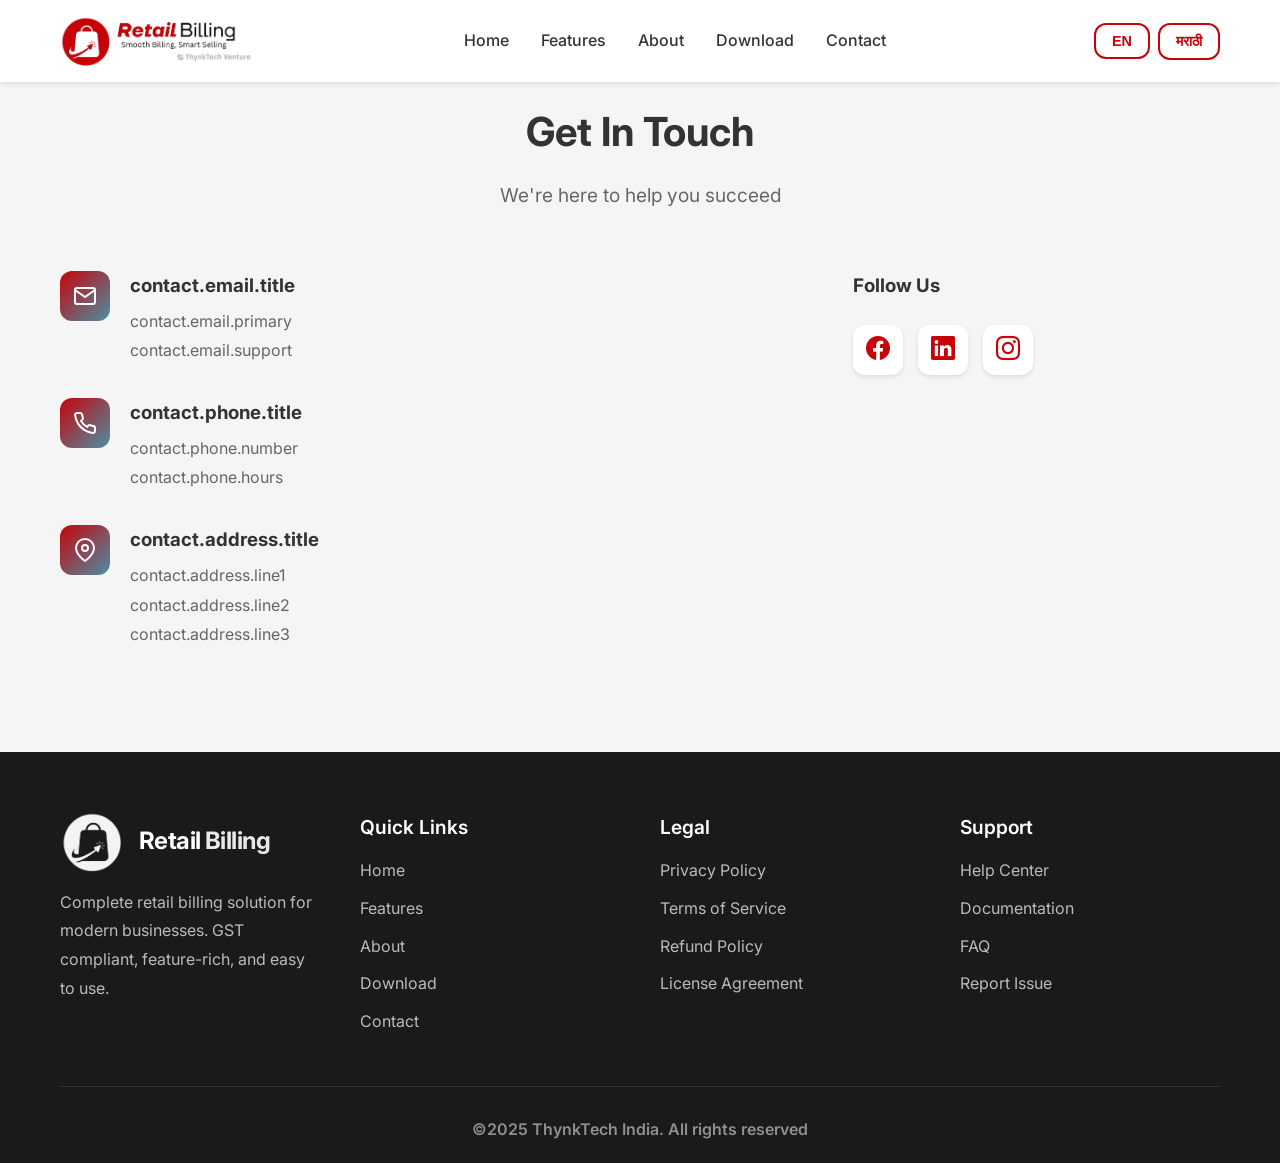
<file: contact.html>
<!DOCTYPE html>
<html lang="en">

<head>
    <meta charset="UTF-8">
    <meta name="viewport" content="width=device-width, initial-scale=1.0">
    <meta name="description"
        content="Contact Retail Billing System - Get In Touch for Support">
    <title>Contact - Retail Billing System</title>
    <link rel="stylesheet" href="styles.css">
    <link rel="preconnect" href="https://fonts.googleapis.com">
    <link rel="preconnect" href="https://fonts.gstatic.com" crossorigin>
    <link href="https://fonts.googleapis.com/css2?family=Inter:wght@300;400;500;600;700;800&display=swap"
        rel="stylesheet">
    <link rel="stylesheet" href="https://cdn.jsdelivr.net/npm/bootstrap-icons@1.10.5/font/bootstrap-icons.css">
</head>

<body>
    <!-- Header -->
    <header class="header">
        <nav class="navbar">
            <div class="container">
                <div class="nav-wrapper">
                    <div class="logo">
                        <img src="assets/retail-billing-horizontal-removebg-preview.png" alt="Retail Billing Logo" class="logo-horizontal">
                    </div>
                    <button class="mobile-menu-toggle" aria-label="Toggle menu">
                        <span></span>
                        <span></span>
                        <span></span>
                    </button>
                    <ul class="nav-menu">
                        <li><a href="index.html" class="nav-link" data-lang="nav.home">Home</a></li>
                        <li><a href="features.html" class="nav-link" data-lang="nav.features">Features</a></li>
                        <li><a href="about.html" class="nav-link" data-lang="nav.about">About</a></li>
                        <li><a href="download.html" class="nav-link" data-lang="nav.download">Download</a></li>
                        <li><a href="contact.html" class="nav-link" data-lang="nav.contact">Contact</a></li>
                    </ul>
                    <div class="language-switcher">
                        <button class="btn btn-secondary active" data-lang-code="en">EN</button>
                        <button class="btn btn-secondary" data-lang-code="mr">मराठी</button>
                    </div>
                </div>
            </div>
        </nav>
    </header>

    <!-- Contact Section -->
    <section id="contact" class="contact">
        <div class="container">
            <div class="section-header">
                <h2 class="section-title" data-lang="contact.title">Get In Touch</h2>
                <p class="section-subtitle" data-lang="contact.subtitle">We're here to help you succeed</p>
            </div>
            <div class="contact-content">
                <div class="contact-info">
                    <div class="contact-item">
                        <div class="contact-icon">
                            <svg width="24" height="24" viewBox="0 0 24 24" fill="none" stroke="currentColor"
                                stroke-width="2">
                                <path d="M4 4h16c1.1 0 2 .9 2 2v12c0 1.1-.9 2-2 2H4c-1.1 0-2-.9-2-2V6c0-1.1.9-2 2-2z">
                                </path>
                                <polyline points="22,6 12,13 2,6"></polyline>
                            </svg>
                        </div>
                        <div class="contact-details">
                            <h3 data-lang="contact.email.title">Email</h3>
                            <p data-lang="contact.email.primary">india.retailbilling@gmail.com</p>
                            <p data-lang="contact.email.support">support@thynktech.ltd</p>
                        </div>
                    </div>
                    <div class="contact-item">
                        <div class="contact-icon">
                            <svg width="24" height="24" viewBox="0 0 24 24" fill="none" stroke="currentColor"
                                stroke-width="2">
                                <path
                                    d="M22 16.92v3a2 2 0 0 1-2.18 2 19.79 19.79 0 0 1-8.63-3.07 19.5 19.5 0 0 1-6-6 19.79 19.79 0 0 1-3.07-8.67A2 2 0 0 1 4.11 2h3a2 2 0 0 1 2 1.72 12.84 12.84 0 0 0 .7 2.81 2 2 0 0 1-.45 2.11L8.09 9.91a16 16 0 0 0 6 6l1.27-1.27a2 2 0 0 1 2.11-.45 12.84 12.84 0 0 0 2.81.7A2 2 0 0 1 22 16.92z">
                                </path>
                            </svg>
                        </div>
                        <div class="contact-details">
                            <h3 data-lang="contact.phone.title">Phone</h3>
                            <p data-lang="contact.phone.number">+91 080696 40559</p>
                            <p data-lang="contact.phone.hours">Mon-Sat: 9 AM - 6 PM IST</p>
                        </div>
                    </div>
                    <div class="contact-item">
                        <div class="contact-icon">
                            <svg width="24" height="24" viewBox="0 0 24 24" fill="none" stroke="currentColor"
                                stroke-width="2">
                                <path d="M21 10c0 7-9 13-9 13s-9-6-9-13a9 9 0 0 1 18 0z"></path>
                                <circle cx="12" cy="10" r="3"></circle>
                            </svg>
                        </div>
                        <div class="contact-details">

                            <h3 data-lang="contact.address.title">Address</h3>
                            <p data-lang="contact.address.line1">Office No. 1041, 10th Floor,</p>
                            <p data-lang="contact.address.line2"> Gera's Imperium Rise, Hinjawadi Phase 2, Pune - 411057</p>
                            <p data-lang="contact.address.line3">Maharashtra, India</p>
                        </div>
                    </div>
                </div>
                <!-- Include Bootstrap Icons CSS in your <head> -->
                <link rel="stylesheet"
                    href="https://cdn.jsdelivr.net/npm/bootstrap-icons@1.11.3/font/bootstrap-icons.css">

                <div class="social-links text-center">
                    <h3 data-lang="contact.social">Follow Us</h3>
                    <div class="social-icons d-flex justify-content-center gap-3 mt-3">
                        <a href="https://www.facebook.com/people/Thynk-Technology-India/61577305545397/?rdid=pjPlOqZm1kzJw1bm&share_url=https%3A%2F%2Fwww.facebook.com%2Fshare%2F1GvaYqaDnW%2F" class="social-icon text-dark" aria-label="Facebook">
                            <i class="bi bi-facebook" id="facebook-icon" style="font-size: 1.5rem;"></i>
                        </a>
                        <!-- <a href="#" class="social-icon text-dark" aria-label="Twitter">
                            <i class="bi bi-twitter" id="x-icon" style="font-size: 1.5rem;"></i>
                        </a> -->
                        <a href="https://www.linkedin.com/company/thynk-technology-india" class="social-icon text-dark" aria-label="LinkedIn">
                            <i class="bi bi-linkedin" id="linkedin-icon" style="font-size: 1.5rem;"></i>
                        </a>
                        <a href="https://www.instagram.com/thynktechnology.india/#" class="social-icon text-dark" aria-label="Instagram">
                            <i class="bi bi-instagram" id="insta-icon" style="font-size: 1.5rem;"></i>
                        </a>
                    </div>
                </div>

            </div>
        </div>
    </section>

    <!-- Footer -->
    <footer class="footer">
        <div class="container">
            <div class="footer-content">
                <div class="footer-section">
                    <div class="footer-logo">
                        <img src="assets/retail-billing-bag-bgless.png" alt="Retail Billing Icon"
                            class="logo-icon footer-logo-icon">
                        <div class="logo-text-wrapper footer-logo-text">
                            <span class="logo-text-retail footer-retail">Retail</span>
                            <span class="logo-text-billing footer-billing">Billing</span>
                        </div>
                    </div>
                    <p class="footer-description" data-lang="footer.description">
                        Complete retail billing solution for modern businesses. GST compliant, feature-rich, and easy to
                        use.
                    </p>
                </div>
                <div class="footer-section">
                    <h4 class="footer-title" data-lang="footer.sections.quickLinks">Quick Links</h4>
                    <ul class="footer-links">
                        <li><a href="index.html" data-lang="nav.home">Home</a></li>
                        <li><a href="features.html" data-lang="nav.features">Features</a></li>
                        <li><a href="about.html" data-lang="nav.about">About</a></li>
                        <li><a href="download.html" data-lang="nav.download">Download</a></li>
                        <li><a href="contact.html" data-lang="nav.contact">Contact</a></li>
                    </ul>
                </div>
                <div class="footer-section">
                    <h4 class="footer-title" data-lang="footer.sections.legal">Legal</h4>
                    <ul class="footer-links">
                        <li><a href="privacy.html" data-lang="footer.links.privacy">Privacy Policy</a></li>
                        <li><a href="terms.html" data-lang="footer.links.terms">Terms of Service</a></li>
                        <li><a href="refund.html" data-lang="footer.links.refund">Refund Policy</a></li>
                        <li><a href="license.html" data-lang="footer.links.license">License Agreement</a></li>
                    </ul>
                </div>
                <div class="footer-section">
                    <h4 class="footer-title" data-lang="footer.sections.support">Support</h4>
                    <ul class="footer-links">
                        <li><a href="help.html" data-lang="footer.links.help">Help Center</a></li>
                        <li><a href="docs.html" data-lang="footer.links.docs">Documentation</a></li>
                        <li><a href="faq.html" data-lang="footer.links.faq">FAQ</a></li>
                        <li><a href="report.html" data-lang="footer.links.report">Report Issue</a></li>
                    </ul>
                </div>
            </div>
            <div class="footer-bottom">
                <a href="thynktech.ltd" target="_blank" class="footer-credit">
                    <p data-lang="footer.copyright">&copy;2025 ThynkTech India. All rights reserved</p>
                </a>
            </div>
        </div>
    </footer>

    <script src="translations.js"></script>
    <script src="script.js"></script>
</body>

</html>
</file>
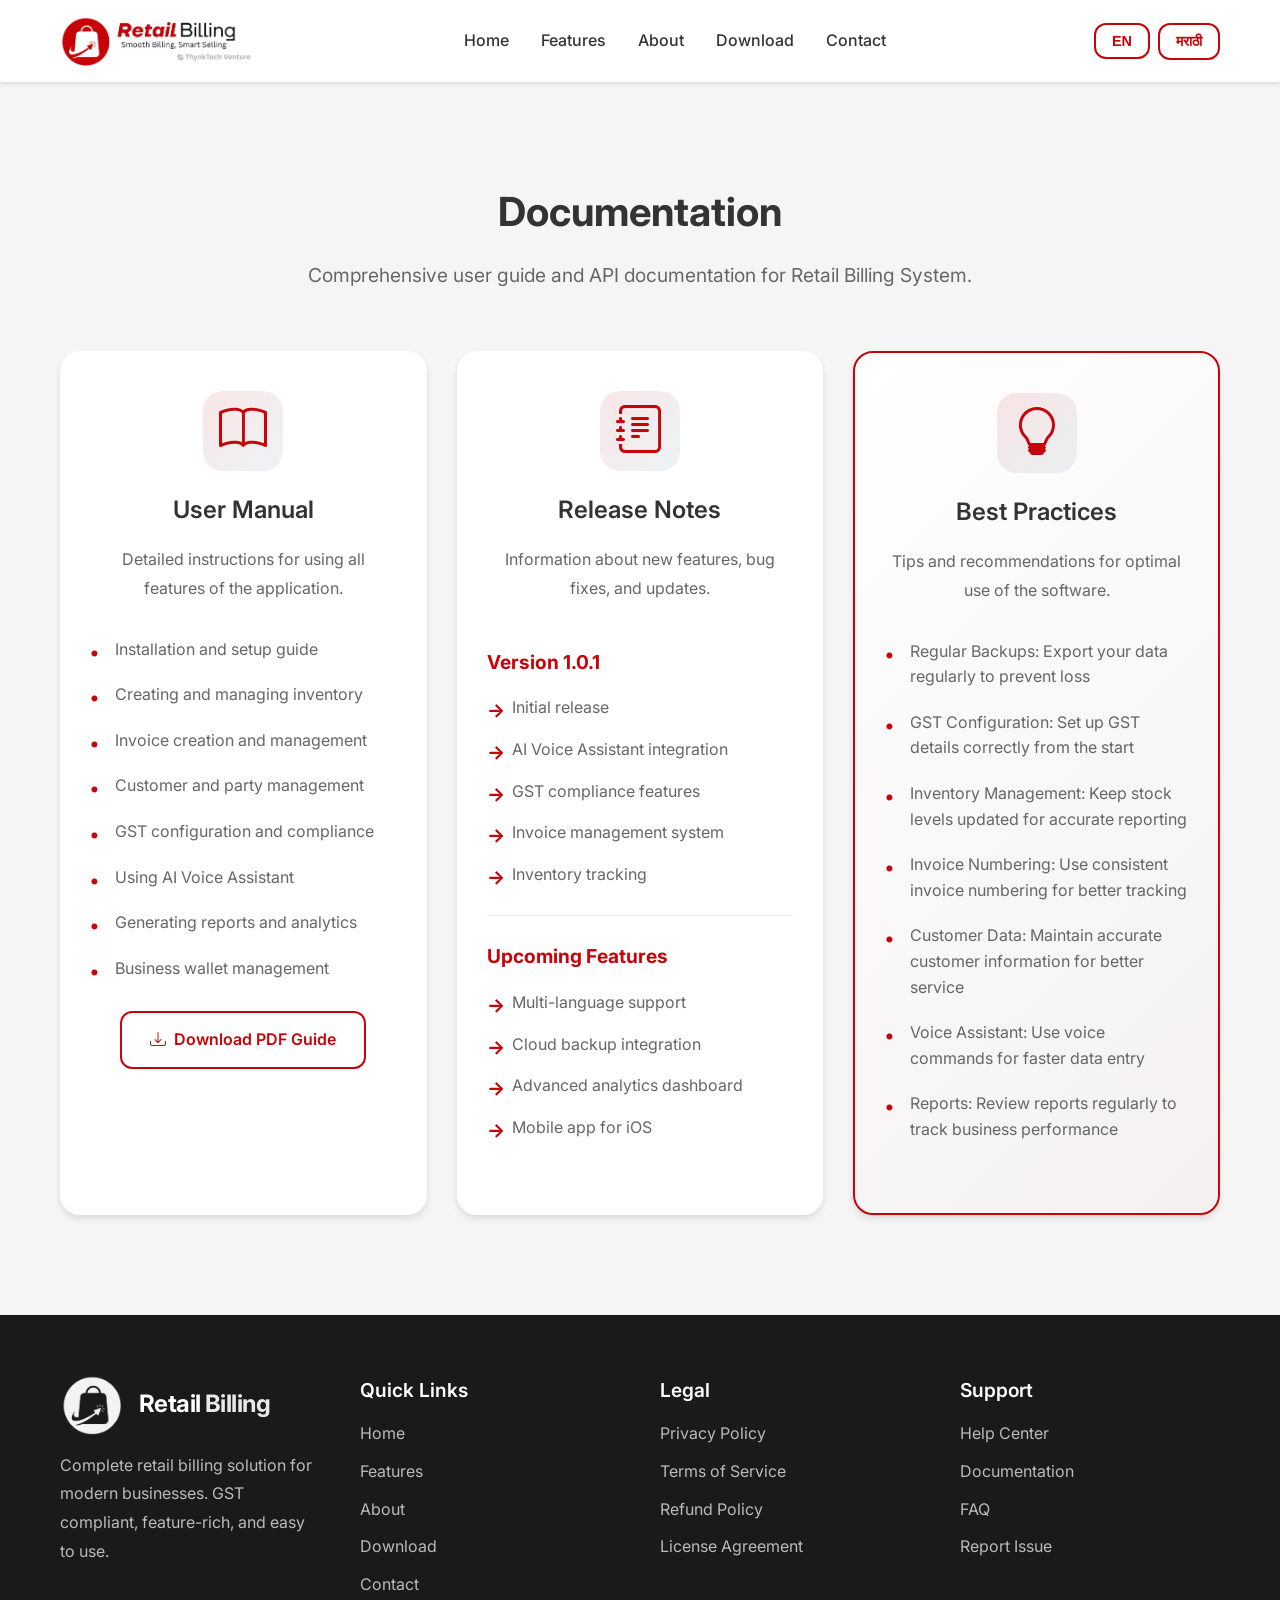
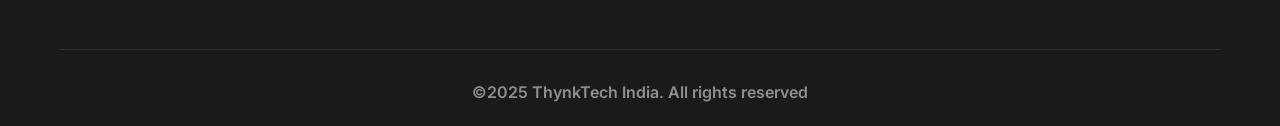
<file: docs.html>
<!DOCTYPE html>
<html lang="en">

<head>
    <meta charset="UTF-8">
    <meta name="viewport" content="width=device-width, initial-scale=1.0">
    <meta name="description"
        content="Documentation - Retail Billing System User Guide">
    <title>Documentation - Retail Billing System</title>
    <link rel="stylesheet" href="styles.css">
    <link rel="preconnect" href="https://fonts.googleapis.com">
    <link rel="preconnect" href="https://fonts.gstatic.com" crossorigin>
    <link href="https://fonts.googleapis.com/css2?family=Inter:wght@300;400;500;600;700;800&display=swap"
        rel="stylesheet">
    <link rel="stylesheet" href="https://cdn.jsdelivr.net/npm/bootstrap-icons@1.10.5/font/bootstrap-icons.css">
</head>

<body>
    <!-- Header -->
    <header class="header">
        <nav class="navbar">
            <div class="container">
                <div class="nav-wrapper">
                    <div class="logo">
                        <img src="assets/retail-billing-horizontal-removebg-preview.png" alt="Retail Billing Logo" class="logo-horizontal">
                    </div>
                    <button class="mobile-menu-toggle" aria-label="Toggle menu">
                        <span></span>
                        <span></span>
                        <span></span>
                    </button>
                    <ul class="nav-menu">
                        <li><a href="index.html" class="nav-link" data-lang="nav.home">Home</a></li>
                        <li><a href="features.html" class="nav-link" data-lang="nav.features">Features</a></li>
                        <li><a href="about.html" class="nav-link" data-lang="nav.about">About</a></li>
                        <li><a href="download.html" class="nav-link" data-lang="nav.download">Download</a></li>
                        <li><a href="contact.html" class="nav-link" data-lang="nav.contact">Contact</a></li>
                    </ul>
                    <div class="language-switcher">
                        <button class="btn btn-secondary active" data-lang-code="en">EN</button>
                        <button class="btn btn-secondary" data-lang-code="mr">मराठी</button>
                    </div>
                </div>
            </div>
        </nav>
    </header>

    <!-- Documentation Section -->
    <section class="docs-section">
        <div class="container">
            <div class="section-header">
                <h2 class="section-title" data-lang="docs.title">Documentation</h2>
                <p class="section-subtitle" data-lang="docs.description">
                    Comprehensive user guide and API documentation for Retail Billing System.
                </p>
            </div>

            <div class="docs-grid">
                <div class="docs-card">
                    <div class="docs-icon">
                        <i class="bi bi-book" aria-hidden="true" style="font-size:48px"></i>
                    </div>
                    <h3 class="docs-title" data-lang="docs.sections.manual.title">User Manual</h3>
                    <p class="docs-description" data-lang="docs.sections.manual.desc">
                        Detailed instructions for using all features of the application.
                    </p>
                    <div class="docs-content">
                        <ul>
                            <li data-lang="docs.sections.manual.items.0">Installation and setup guide</li>
                            <li data-lang="docs.sections.manual.items.1">Creating and managing inventory</li>
                            <li data-lang="docs.sections.manual.items.2">Invoice creation and management</li>
                            <li data-lang="docs.sections.manual.items.3">Customer and party management</li>
                            <li data-lang="docs.sections.manual.items.4">GST configuration and compliance</li>
                            <li data-lang="docs.sections.manual.items.5">Using AI Voice Assistant</li>
                            <li data-lang="docs.sections.manual.items.6">Generating reports and analytics</li>
                            <li data-lang="docs.sections.manual.items.7">Business wallet management</li>
                        </ul>
                        <div class="docs-download">
                            <a href="#" class="btn btn-secondary">
                                <i class="bi bi-download" aria-hidden="true"></i>
                                <span data-lang="docs.sections.manual.downloadBtn">Download PDF Guide</span>
                            </a>
                        </div>
                    </div>
                </div>

                
                <div class="docs-card">
                    <div class="docs-icon">
                        <i class="bi bi-journal-text" aria-hidden="true" style="font-size:48px"></i>
                    </div>
                    <h3 class="docs-title" data-lang="docs.sections.notes.title">Release Notes</h3>
                    <p class="docs-description" data-lang="docs.sections.notes.desc">
                        Information about new features, bug fixes, and updates.
                    </p>
                    <div class="docs-content">
                        <div class="release-notes">
                            <div class="release-item">
                                <h4 data-lang="docs.sections.notes.version">Version 1.0.1</h4>
                                <ul>
                                    <li data-lang="docs.sections.notes.versionItems.0">Initial release</li>
                                    <li data-lang="docs.sections.notes.versionItems.1">AI Voice Assistant integration</li>
                                    <li data-lang="docs.sections.notes.versionItems.2">GST compliance features</li>
                                    <li data-lang="docs.sections.notes.versionItems.3">Invoice management system</li>
                                    <li data-lang="docs.sections.notes.versionItems.4">Inventory tracking</li>
                                </ul>
                            </div>
                            <div class="release-item">
                                <h4 data-lang="docs.sections.notes.upcoming">Upcoming Features</h4>
                                <ul>
                                    <li data-lang="docs.sections.notes.upcomingItems.0">Multi-language support</li>
                                    <li data-lang="docs.sections.notes.upcomingItems.1">Cloud backup integration</li>
                                    <li data-lang="docs.sections.notes.upcomingItems.2">Advanced analytics dashboard</li>
                                    <li data-lang="docs.sections.notes.upcomingItems.3">Mobile app for iOS</li>
                                </ul>
                            </div>
                        </div>
                    </div>
                </div>

                <div class="docs-card docs-card-highlight">
                    <div class="docs-icon">
                        <i class="bi bi-lightbulb" aria-hidden="true" style="font-size:48px"></i>
                    </div>
                    <h3 class="docs-title" data-lang="docs.sections.practices.title">Best Practices</h3>
                    <p class="docs-description" data-lang="docs.sections.practices.desc">
                        Tips and recommendations for optimal use of the software.
                    </p>
                    <div class="docs-content">
                        <ul>
                            <li data-lang="docs.sections.practices.items.0"><strong>Regular Backups:</strong> Export your data regularly to prevent loss</li>
                            <li data-lang="docs.sections.practices.items.1"><strong>GST Configuration:</strong> Set up GST details correctly from the start</li>
                            <li data-lang="docs.sections.practices.items.2"><strong>Inventory Management:</strong> Keep stock levels updated for accurate reporting</li>
                            <li data-lang="docs.sections.practices.items.3"><strong>Invoice Numbering:</strong> Use consistent invoice numbering for better tracking</li>
                            <li data-lang="docs.sections.practices.items.4"><strong>Customer Data:</strong> Maintain accurate customer information for better service</li>
                            <li data-lang="docs.sections.practices.items.5"><strong>Voice Assistant:</strong> Use voice commands for faster data entry</li>
                            <li data-lang="docs.sections.practices.items.6"><strong>Reports:</strong> Review reports regularly to track business performance</li>
                        </ul>
                    </div>
                </div>
            </div>
        </div>
    </section>

    <!-- Footer -->
    <footer class="footer">
        <div class="container">
            <div class="footer-content">
                <div class="footer-section">
                    <div class="footer-logo">
                        <img src="assets/retail-billing-bag-bgless.png" alt="Retail Billing Icon"
                            class="logo-icon footer-logo-icon">
                        <div class="logo-text-wrapper footer-logo-text">
                            <span class="logo-text-retail footer-retail">Retail</span>
                            <span class="logo-text-billing footer-billing">Billing</span>
                        </div>
                    </div>
                    <p class="footer-description" data-lang="footer.description">
                        Complete retail billing solution for modern businesses. GST compliant, feature-rich, and easy to
                        use.
                    </p>
                </div>
                <div class="footer-section">
                    <h4 class="footer-title" data-lang="footer.sections.quickLinks">Quick Links</h4>
                    <ul class="footer-links">
                        <li><a href="index.html" data-lang="nav.home">Home</a></li>
                        <li><a href="features.html" data-lang="nav.features">Features</a></li>
                        <li><a href="about.html" data-lang="nav.about">About</a></li>
                        <li><a href="download.html" data-lang="nav.download">Download</a></li>
                        <li><a href="contact.html" data-lang="nav.contact">Contact</a></li>
                    </ul>
                </div>
                <div class="footer-section">
                    <h4 class="footer-title" data-lang="footer.sections.legal">Legal</h4>
                    <ul class="footer-links">
                        <li><a href="privacy.html" data-lang="footer.links.privacy">Privacy Policy</a></li>
                        <li><a href="terms.html" data-lang="footer.links.terms">Terms of Service</a></li>
                        <li><a href="refund.html" data-lang="footer.links.refund">Refund Policy</a></li>
                        <li><a href="license.html" data-lang="footer.links.license">License Agreement</a></li>
                    </ul>
                </div>
                <div class="footer-section">
                    <h4 class="footer-title" data-lang="footer.sections.support">Support</h4>
                    <ul class="footer-links">
                        <li><a href="help.html" data-lang="footer.links.help">Help Center</a></li>
                        <li><a href="docs.html" data-lang="footer.links.docs">Documentation</a></li>
                        <li><a href="faq.html" data-lang="footer.links.faq">FAQ</a></li>
                        <li><a href="report.html" data-lang="footer.links.report">Report Issue</a></li>
                    </ul>
                </div>
            </div>
            <div class="footer-bottom">
                <a href="thynktech.ltd" target="_blank" class="footer-credit">
                    <p data-lang="footer.copyright">&copy;2025 ThynkTech India. All rights reserved</p>
                </a>
            </div>
        </div>
    </footer>

    <script src="translations.js"></script>
    <script src="script.js"></script>
</body>

</html>
</file>
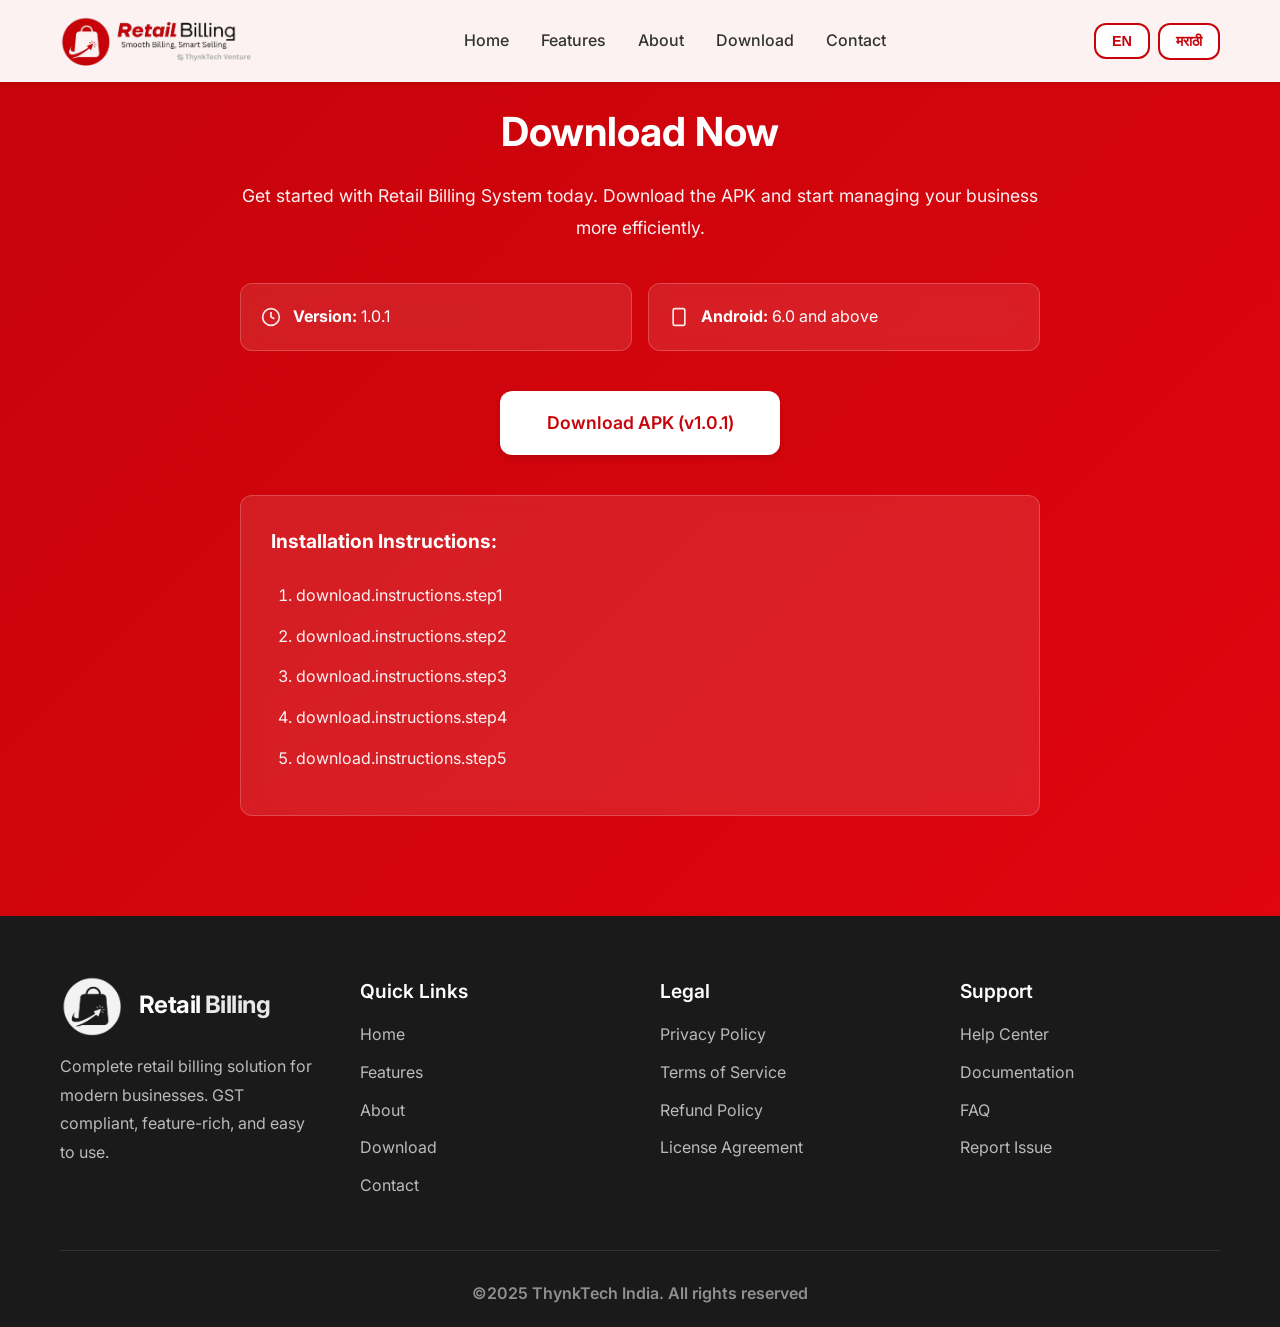
<file: download.html>
<!DOCTYPE html>
<html lang="en">

<head>
    <meta charset="UTF-8">
    <meta name="viewport" content="width=device-width, initial-scale=1.0">
    <meta name="description"
        content="Download Retail Billing System APK - Complete Business Solution">
    <title>Download - Retail Billing System</title>
    <link rel="stylesheet" href="styles.css">
    <link rel="preconnect" href="https://fonts.googleapis.com">
    <link rel="preconnect" href="https://fonts.gstatic.com" crossorigin>
    <link href="https://fonts.googleapis.com/css2?family=Inter:wght@300;400;500;600;700;800&display=swap"
        rel="stylesheet">
    <link rel="stylesheet" href="https://cdn.jsdelivr.net/npm/bootstrap-icons@1.10.5/font/bootstrap-icons.css">
</head>

<body>
    <!-- Header -->
    <header class="header">
        <nav class="navbar">
            <div class="container">
                <div class="nav-wrapper">
                    <div class="logo">
                        <img src="assets/retail-billing-horizontal-removebg-preview.png" alt="Retail Billing Logo" class="logo-horizontal">
                    </div>
                    <button class="mobile-menu-toggle" aria-label="Toggle menu">
                        <span></span>
                        <span></span>
                        <span></span>
                    </button>
                    <ul class="nav-menu">
                        <li><a href="index.html" class="nav-link" data-lang="nav.home">Home</a></li>
                        <li><a href="features.html" class="nav-link" data-lang="nav.features">Features</a></li>
                        <li><a href="about.html" class="nav-link" data-lang="nav.about">About</a></li>
                        <li><a href="download.html" class="nav-link" data-lang="nav.download">Download</a></li>
                        <li><a href="contact.html" class="nav-link" data-lang="nav.contact">Contact</a></li>
                    </ul>
                    <div class="language-switcher">
                        <button class="btn btn-secondary active" data-lang-code="en">EN</button>
                        <button class="btn btn-secondary" data-lang-code="mr">मराठी</button>
                    </div>
                </div>
            </div>
        </nav>
    </header>

    <!-- Download Section -->
    <section id="download" class="download">
        <div class="container">
            <div class="download-content">
                <div class="download-info">
                    <h2 class="section-title" data-lang="download.title">Download Now</h2>
                    <p class="download-description" data-lang="download.description">
                        Get started with Retail Billing System today. Download the APK and start managing your business
                        more efficiently.
                    </p>
                    <div class="download-details">
                        <div class="detail-item">
                            <svg width="20" height="20" viewBox="0 0 24 24" fill="none" stroke="currentColor"
                                stroke-width="2">
                                <circle cx="12" cy="12" r="10"></circle>
                                <polyline points="12 6 12 12 16 14"></polyline>
                            </svg>
                            <div>
                                <strong>Version:</strong> 1.0.1
                            </div>
                        </div>

                        <div class="detail-item">
                            <svg width="20" height="20" viewBox="0 0 24 24" fill="none" stroke="currentColor"
                                stroke-width="2">
                                <rect x="5" y="2" width="14" height="20" rx="2" ry="2"></rect>
                                <line x1="12" y1="18" x2="12.01" y2="18"></line>
                            </svg>
                            <div>
                                <strong>Android:</strong> 6.0 and above
                            </div>
                        </div>

                    </div>
                    <div class="download-button-wrapper">
                        <a href="assets/Retail-Billing-@V-1.0.1.apk" download="Retail-Billing-@V-1.0.1.apk"
                            class="btn btn-primary btn-large btn-download" data-lang="download.button">
                            <svg width="24" height="24" viewBox="0 0 24 24" fill="none" stroke="currentColor"
                                stroke-width="2">
                                <path d="M21 15v4a2 2 0 0 1-2 2H5a2 2 0 0 1-2-2v-4"></path>
                                <polyline points="7 10 12 15 17 10"></polyline>
                                <line x1="12" y1="15" x2="12" y2="3"></line>
                            </svg>
                            Download APK (v1.0.1)
                        </a>
                    </div>
                    <div class="download-instructions">
                        <h4 data-lang="download.instructions.title">Installation Instructions:</h4>
                        <ol>
                            <li data-lang="download.instructions.step1">Download the APK file to your Android device</li>
                            <li data-lang="download.instructions.step2">Enable "Install from Unknown Sources" in Settings</li>
                            <li data-lang="download.instructions.step3">Open the downloaded APK file</li>
                            <li data-lang="download.instructions.step4">Follow the installation prompts</li>
                            <li data-lang="download.instructions.step5">Launch the app and create your account</li>
                        </ol>
                    </div>
                </div>
            </div>
        </div>
    </section>

    <!-- Footer -->
    <footer class="footer">
        <div class="container">
            <div class="footer-content">
                <div class="footer-section">
                    <div class="footer-logo">
                        <img src="assets/retail-billing-bag-bgless.png" alt="Retail Billing Icon"
                            class="logo-icon footer-logo-icon">
                        <div class="logo-text-wrapper footer-logo-text">
                            <span class="logo-text-retail footer-retail">Retail</span>
                            <span class="logo-text-billing footer-billing">Billing</span>
                        </div>
                    </div>
                    <p class="footer-description" data-lang="footer.description">
                        Complete retail billing solution for modern businesses. GST compliant, feature-rich, and easy to
                        use.
                    </p>
                </div>
                <div class="footer-section">
                    <h4 class="footer-title" data-lang="footer.sections.quickLinks">Quick Links</h4>
                    <ul class="footer-links">
                        <li><a href="index.html" data-lang="nav.home">Home</a></li>
                        <li><a href="features.html" data-lang="nav.features">Features</a></li>
                        <li><a href="about.html" data-lang="nav.about">About</a></li>
                        <li><a href="download.html" data-lang="nav.download">Download</a></li>
                        <li><a href="contact.html" data-lang="nav.contact">Contact</a></li>
                    </ul>
                </div>
                <div class="footer-section">
                    <h4 class="footer-title" data-lang="footer.sections.legal">Legal</h4>
                    <ul class="footer-links">
                        <li><a href="privacy.html" data-lang="footer.links.privacy">Privacy Policy</a></li>
                        <li><a href="terms.html" data-lang="footer.links.terms">Terms of Service</a></li>
                        <li><a href="refund.html" data-lang="footer.links.refund">Refund Policy</a></li>
                        <li><a href="license.html" data-lang="footer.links.license">License Agreement</a></li>
                    </ul>
                </div>
                <div class="footer-section">
                    <h4 class="footer-title" data-lang="footer.sections.support">Support</h4>
                    <ul class="footer-links">
                        <li><a href="help.html" data-lang="footer.links.help">Help Center</a></li>
                        <li><a href="docs.html" data-lang="footer.links.docs">Documentation</a></li>
                        <li><a href="faq.html" data-lang="footer.links.faq">FAQ</a></li>
                        <li><a href="report.html" data-lang="footer.links.report">Report Issue</a></li>
                    </ul>
                </div>
            </div>
            <div class="footer-bottom">
                <a href="thynktech.ltd" target="_blank" class="footer-credit">
                    <p data-lang="footer.copyright">&copy;2025 ThynkTech India. All rights reserved</p>
                </a>
            </div>
        </div>
    </footer>

    <script src="translations.js"></script>
    <script src="script.js"></script>
</body>

</html>
</file>
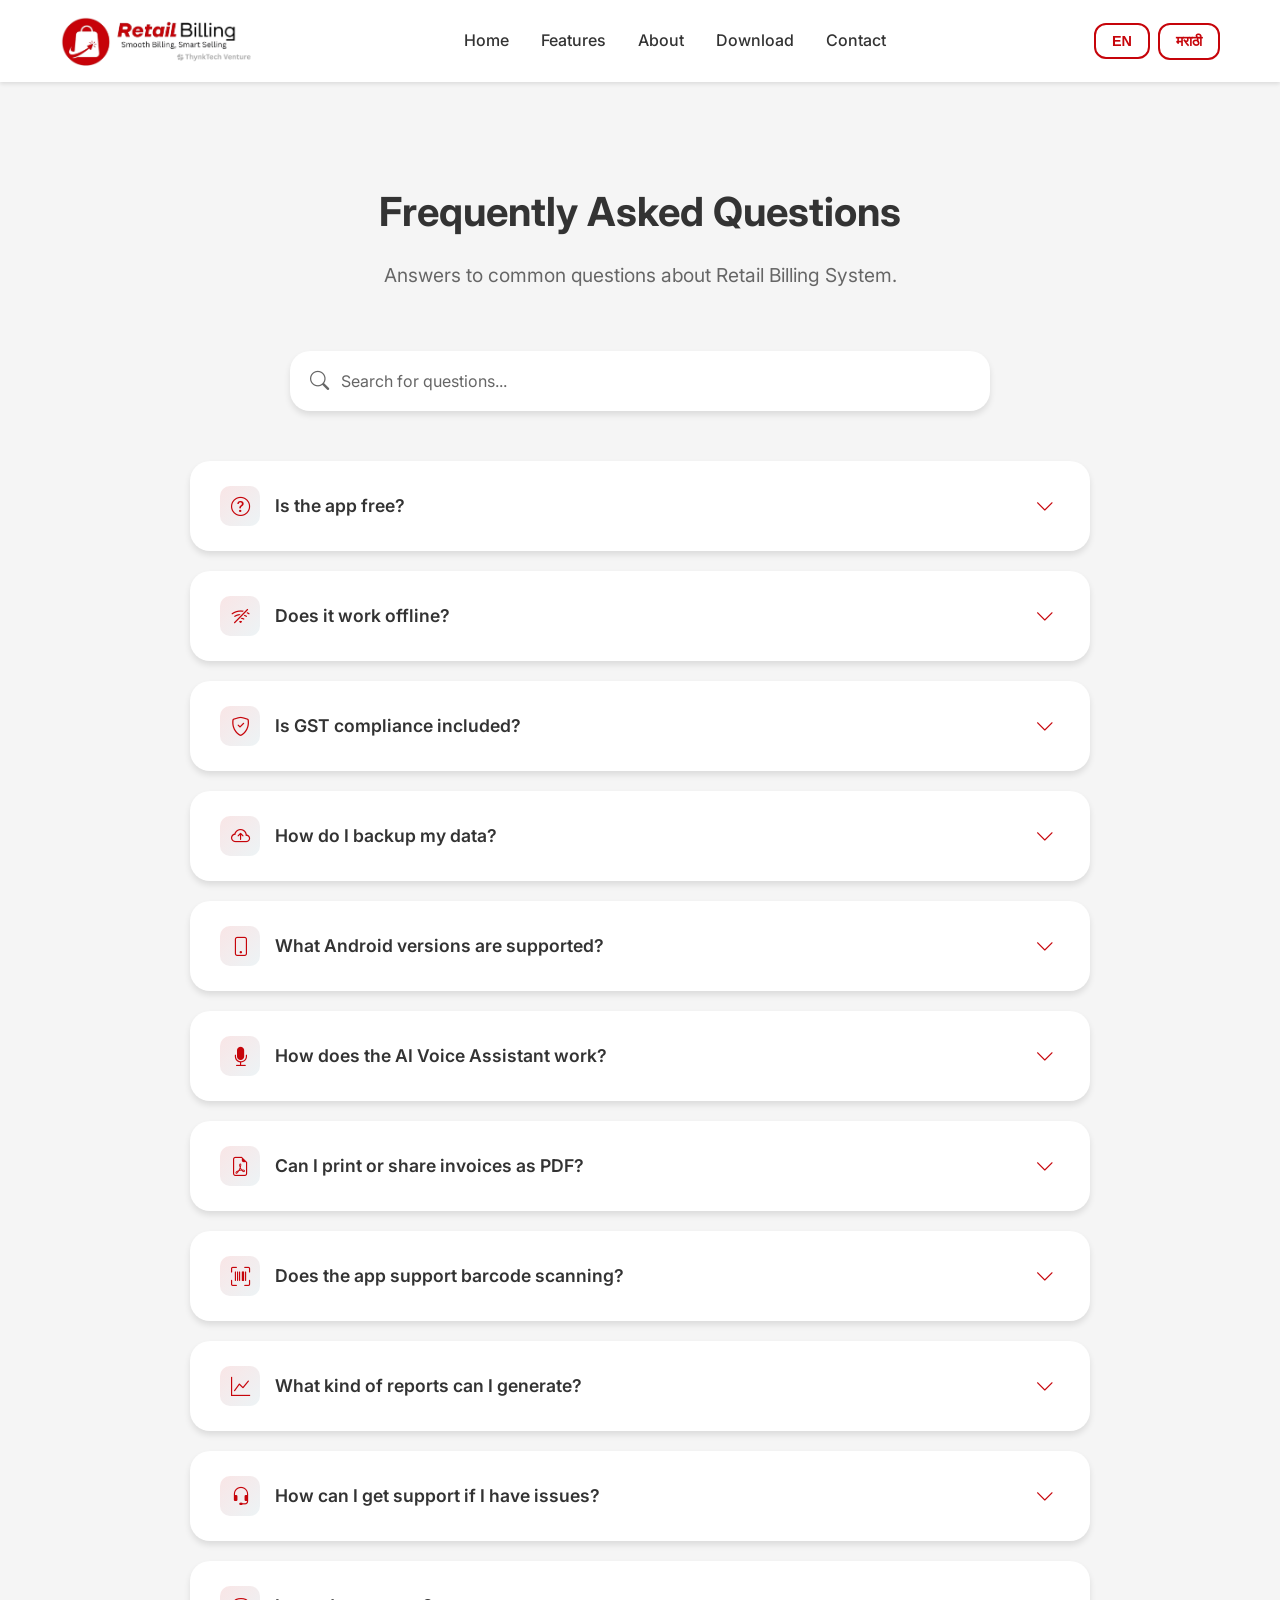
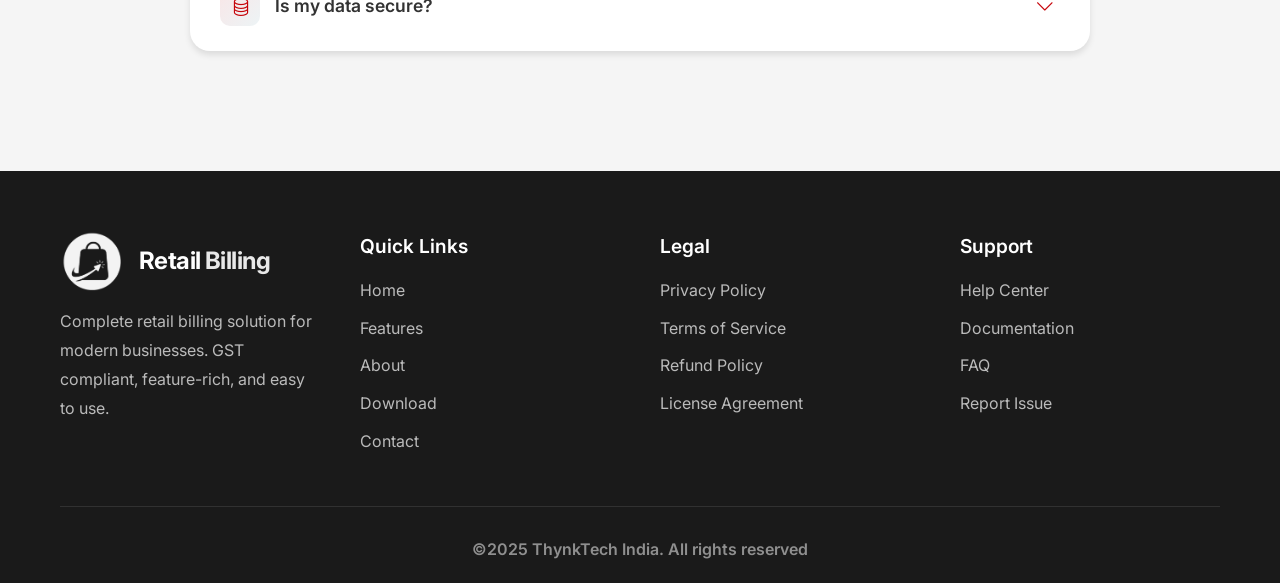
<file: faq.html>
<!DOCTYPE html>
<html lang="en">

<head>
    <meta charset="UTF-8">
    <meta name="viewport" content="width=device-width, initial-scale=1.0">
    <meta name="description"
        content="FAQ - Frequently Asked Questions - Retail Billing System">
    <title>FAQ - Retail Billing System</title>
    <link rel="stylesheet" href="styles.css">
    <link rel="preconnect" href="https://fonts.googleapis.com">
    <link rel="preconnect" href="https://fonts.gstatic.com" crossorigin>
    <link href="https://fonts.googleapis.com/css2?family=Inter:wght@300;400;500;600;700;800&display=swap"
        rel="stylesheet">
    <link rel="stylesheet" href="https://cdn.jsdelivr.net/npm/bootstrap-icons@1.10.5/font/bootstrap-icons.css">
</head>

<body>
    <!-- Header -->
    <header class="header">
        <nav class="navbar">
            <div class="container">
                <div class="nav-wrapper">
                    <div class="logo">
                        <img src="assets/retail-billing-horizontal-removebg-preview.png" alt="Retail Billing Logo" class="logo-horizontal">
                    </div>
                    <button class="mobile-menu-toggle" aria-label="Toggle menu">
                        <span></span>
                        <span></span>
                        <span></span>
                    </button>
                    <ul class="nav-menu">
                        <li><a href="index.html" class="nav-link" data-lang="nav.home">Home</a></li>
                        <li><a href="features.html" class="nav-link" data-lang="nav.features">Features</a></li>
                        <li><a href="about.html" class="nav-link" data-lang="nav.about">About</a></li>
                        <li><a href="download.html" class="nav-link" data-lang="nav.download">Download</a></li>
                        <li><a href="contact.html" class="nav-link" data-lang="nav.contact">Contact</a></li>
                    </ul>
                    <div class="language-switcher">
                        <button class="btn btn-secondary active" data-lang-code="en">EN</button>
                        <button class="btn btn-secondary" data-lang-code="mr">मराठी</button>
                    </div>
                </div>
            </div>
        </nav>
    </header>

    <!-- FAQ Section -->
    <section class="faq-section">
        <div class="container">
            <div class="section-header">
                <h2 class="section-title" data-lang="faq.title">Frequently Asked Questions</h2>
                <p class="section-subtitle" data-lang="faq.description">
                    Answers to common questions about Retail Billing System.
                </p>
            </div>

            <!-- Search Bar -->
            <div class="faq-search-wrapper">
                <div class="faq-search">
                    <i class="bi bi-search" aria-hidden="true"></i>
                    <input type="text" id="faqSearch" placeholder="Search for questions..." aria-label="Search FAQ">
                    <button class="faq-search-clear" id="faqSearchClear" aria-label="Clear search" style="display: none;">
                        <i class="bi bi-x-lg" aria-hidden="true"></i>
                    </button>
                </div>
            </div>

            <!-- FAQ Accordion -->
            <div class="faq-container">
                <div class="faq-item" data-category="general">
                    <button class="faq-question" aria-expanded="false">
                        <span class="faq-icon">
                            <i class="bi bi-question-circle" aria-hidden="true"></i>
                        </span>
                        <span class="faq-question-text" data-lang="faq.questions.free.q">Is the app free?</span>
                        <span class="faq-toggle">
                            <i class="bi bi-chevron-down" aria-hidden="true"></i>
                        </span>
                    </button>
                    <div class="faq-answer">
                        <p data-lang="faq.questions.free.a">Yes, the basic version is free to download and use.</p>
                    </div>
                </div>

                <div class="faq-item" data-category="general">
                    <button class="faq-question" aria-expanded="false">
                        <span class="faq-icon">
                            <i class="bi bi-wifi-off" aria-hidden="true"></i>
                        </span>
                        <span class="faq-question-text" data-lang="faq.questions.offline.q">Does it work offline?</span>
                        <span class="faq-toggle">
                            <i class="bi bi-chevron-down" aria-hidden="true"></i>
                        </span>
                    </button>
                    <div class="faq-answer">
                        <p data-lang="faq.questions.offline.a">Yes, the app works without internet connection for most features.</p>
                    </div>
                </div>

                <div class="faq-item" data-category="compliance">
                    <button class="faq-question" aria-expanded="false">
                        <span class="faq-icon">
                            <i class="bi bi-shield-check" aria-hidden="true"></i>
                        </span>
                        <span class="faq-question-text" data-lang="faq.questions.gst.q">Is GST compliance included?</span>
                        <span class="faq-toggle">
                            <i class="bi bi-chevron-down" aria-hidden="true"></i>
                        </span>
                    </button>
                    <div class="faq-answer">
                        <p data-lang="faq.questions.gst.a">Yes, the app is fully GST compliant for Indian businesses.</p>
                    </div>
                </div>

                <div class="faq-item" data-category="data">
                    <button class="faq-question" aria-expanded="false">
                        <span class="faq-icon">
                            <i class="bi bi-cloud-arrow-up" aria-hidden="true"></i>
                        </span>
                        <span class="faq-question-text" data-lang="faq.questions.backup.q">How do I backup my data?</span>
                        <span class="faq-toggle">
                            <i class="bi bi-chevron-down" aria-hidden="true"></i>
                        </span>
                    </button>
                    <div class="faq-answer">
                        <p data-lang="faq.questions.backup.a">The app automatically syncs data when online, or you can export reports manually.</p>
                    </div>
                </div>

                <div class="faq-item" data-category="technical">
                    <button class="faq-question" aria-expanded="false">
                        <span class="faq-icon">
                            <i class="bi bi-phone" aria-hidden="true"></i>
                        </span>
                        <span class="faq-question-text" data-lang="faq.questions.android.q">What Android versions are supported?</span>
                        <span class="faq-toggle">
                            <i class="bi bi-chevron-down" aria-hidden="true"></i>
                        </span>
                    </button>
                    <div class="faq-answer">
                        <p data-lang="faq.questions.android.a">The app supports Android 6.0 and above.</p>
                    </div>
                </div>

                <!-- Additional FAQ Items -->
                <div class="faq-item" data-category="features">
                    <button class="faq-question" aria-expanded="false">
                        <span class="faq-icon">
                            <i class="bi bi-mic-fill" aria-hidden="true"></i>
                        </span>
                        <span class="faq-question-text" data-lang="faq.questions.voiceAssistant.q">How does the AI Voice Assistant work?</span>
                        <span class="faq-toggle">
                            <i class="bi bi-chevron-down" aria-hidden="true"></i>
                        </span>
                    </button>
                    <div class="faq-answer">
                        <p data-lang="faq.questions.voiceAssistant.a">The AI Voice Assistant allows you to add items to inventory and process sales using voice commands. Simply speak naturally, and the app will recognize product names, quantities, and prices. It works offline and supports multiple languages.</p>
                    </div>
                </div>

                <div class="faq-item" data-category="features">
                    <button class="faq-question" aria-expanded="false">
                        <span class="faq-icon">
                            <i class="bi bi-file-earmark-pdf" aria-hidden="true"></i>
                        </span>
                        <span class="faq-question-text" data-lang="faq.questions.pdfInvoice.q">Can I print or share invoices as PDF?</span>
                        <span class="faq-toggle">
                            <i class="bi bi-chevron-down" aria-hidden="true"></i>
                        </span>
                    </button>
                    <div class="faq-answer">
                        <p data-lang="faq.questions.pdfInvoice.a">Yes, you can generate invoices and share them as PDF files. The app also supports printing invoices directly from your device or sharing them via email, WhatsApp, or other messaging apps.</p>
                    </div>
                </div>

                <div class="faq-item" data-category="inventory">
                    <button class="faq-question" aria-expanded="false">
                        <span class="faq-icon">
                            <i class="bi bi-upc-scan" aria-hidden="true"></i>
                        </span>
                        <span class="faq-question-text" data-lang="faq.questions.barcode.q">Does the app support barcode scanning?</span>
                        <span class="faq-toggle">
                            <i class="bi bi-chevron-down" aria-hidden="true"></i>
                        </span>
                    </button>
                    <div class="faq-answer">
                        <p data-lang="faq.questions.barcode.a">Yes, the app includes barcode scanning functionality to quickly add items to inventory and process sales. You can scan product barcodes using your device's camera.</p>
                    </div>
                </div>

                <div class="faq-item" data-category="data">
                    <button class="faq-question" aria-expanded="false">
                        <span class="faq-icon">
                            <i class="bi bi-graph-up" aria-hidden="true"></i>
                        </span>
                        <span class="faq-question-text" data-lang="faq.questions.reports.q">What kind of reports can I generate?</span>
                        <span class="faq-toggle">
                            <i class="bi bi-chevron-down" aria-hidden="true"></i>
                        </span>
                    </button>
                    <div class="faq-answer">
                        <p data-lang="faq.questions.reports.a">The app provides comprehensive sales reports with date filters, revenue tracking, inventory reports, customer statements, GST reports, and transaction history. All reports can be exported for your records.</p>
                    </div>
                </div>

                <div class="faq-item" data-category="support">
                    <button class="faq-question" aria-expanded="false">
                        <span class="faq-icon">
                            <i class="bi bi-headset" aria-hidden="true"></i>
                        </span>
                        <span class="faq-question-text" data-lang="faq.questions.support.q">How can I get support if I have issues?</span>
                        <span class="faq-toggle">
                            <i class="bi bi-chevron-down" aria-hidden="true"></i>
                        </span>
                    </button>
                    <div class="faq-answer">
                        <p data-lang="faq.questions.support.a">You can contact our support team via email at support@retailbilling.ltd or support@thynktech.ltd, or call us at +91 080696 40559 (Mon-Sat: 9 AM - 6 PM IST). You can also visit our Help Center or report issues directly from the app.</p>
                    </div>
                </div>

                <div class="faq-item" data-category="technical">
                    <button class="faq-question" aria-expanded="false">
                        <span class="faq-icon">
                            <i class="bi bi-database" aria-hidden="true"></i>
                        </span>
                        <span class="faq-question-text" data-lang="faq.questions.dataSecurity.q">Is my data secure?</span>
                        <span class="faq-toggle">
                            <i class="bi bi-chevron-down" aria-hidden="true"></i>
                        </span>
                    </button>
                    <div class="faq-answer">
                        <p data-lang="faq.questions.dataSecurity.a">Yes, your data is stored securely on your device. The app uses local storage for data management, and you have full control over your information. Data syncs securely when you're online, and all transactions are encrypted.</p>
                    </div>
                </div>

                <!-- No Results Message -->
                <div class="faq-no-results" id="faqNoResults" style="display: none;">
                    <i class="bi bi-search" aria-hidden="true"></i>
                    <p>No questions found matching your search. Try different keywords.</p>
                </div>
            </div>
        </div>
    </section>

    <!-- Footer -->
    <footer class="footer">
        <div class="container">
            <div class="footer-content">
                <div class="footer-section">
                    <div class="footer-logo">
                        <img src="assets/retail-billing-bag-bgless.png" alt="Retail Billing Icon"
                            class="logo-icon footer-logo-icon">
                        <div class="logo-text-wrapper footer-logo-text">
                            <span class="logo-text-retail footer-retail">Retail</span>
                            <span class="logo-text-billing footer-billing">Billing</span>
                        </div>
                    </div>
                    <p class="footer-description" data-lang="footer.description">
                        Complete retail billing solution for modern businesses. GST compliant, feature-rich, and easy to
                        use.
                    </p>
                </div>
                <div class="footer-section">
                    <h4 class="footer-title" data-lang="footer.sections.quickLinks">Quick Links</h4>
                    <ul class="footer-links">
                        <li><a href="index.html" data-lang="nav.home">Home</a></li>
                        <li><a href="features.html" data-lang="nav.features">Features</a></li>
                        <li><a href="about.html" data-lang="nav.about">About</a></li>
                        <li><a href="download.html" data-lang="nav.download">Download</a></li>
                        <li><a href="contact.html" data-lang="nav.contact">Contact</a></li>
                    </ul>
                </div>
                <div class="footer-section">
                    <h4 class="footer-title" data-lang="footer.sections.legal">Legal</h4>
                    <ul class="footer-links">
                        <li><a href="privacy.html" data-lang="footer.links.privacy">Privacy Policy</a></li>
                        <li><a href="terms.html" data-lang="footer.links.terms">Terms of Service</a></li>
                        <li><a href="refund.html" data-lang="footer.links.refund">Refund Policy</a></li>
                        <li><a href="license.html" data-lang="footer.links.license">License Agreement</a></li>
                    </ul>
                </div>
                <div class="footer-section">
                    <h4 class="footer-title" data-lang="footer.sections.support">Support</h4>
                    <ul class="footer-links">
                        <li><a href="help.html" data-lang="footer.links.help">Help Center</a></li>
                        <li><a href="docs.html" data-lang="footer.links.docs">Documentation</a></li>
                        <li><a href="faq.html" data-lang="footer.links.faq">FAQ</a></li>
                        <li><a href="report.html" data-lang="footer.links.report">Report Issue</a></li>
                    </ul>
                </div>
            </div>
            <div class="footer-bottom">
                <a href="thynktech.ltd" target="_blank" class="footer-credit">
                    <p data-lang="footer.copyright">&copy;2025 ThynkTech India. All rights reserved</p>
                </a>
            </div>
        </div>
    </footer>

    <script src="translations.js"></script>
    <script src="script.js"></script>
    <script src="faq.js"></script>
</body>

</html>
</file>
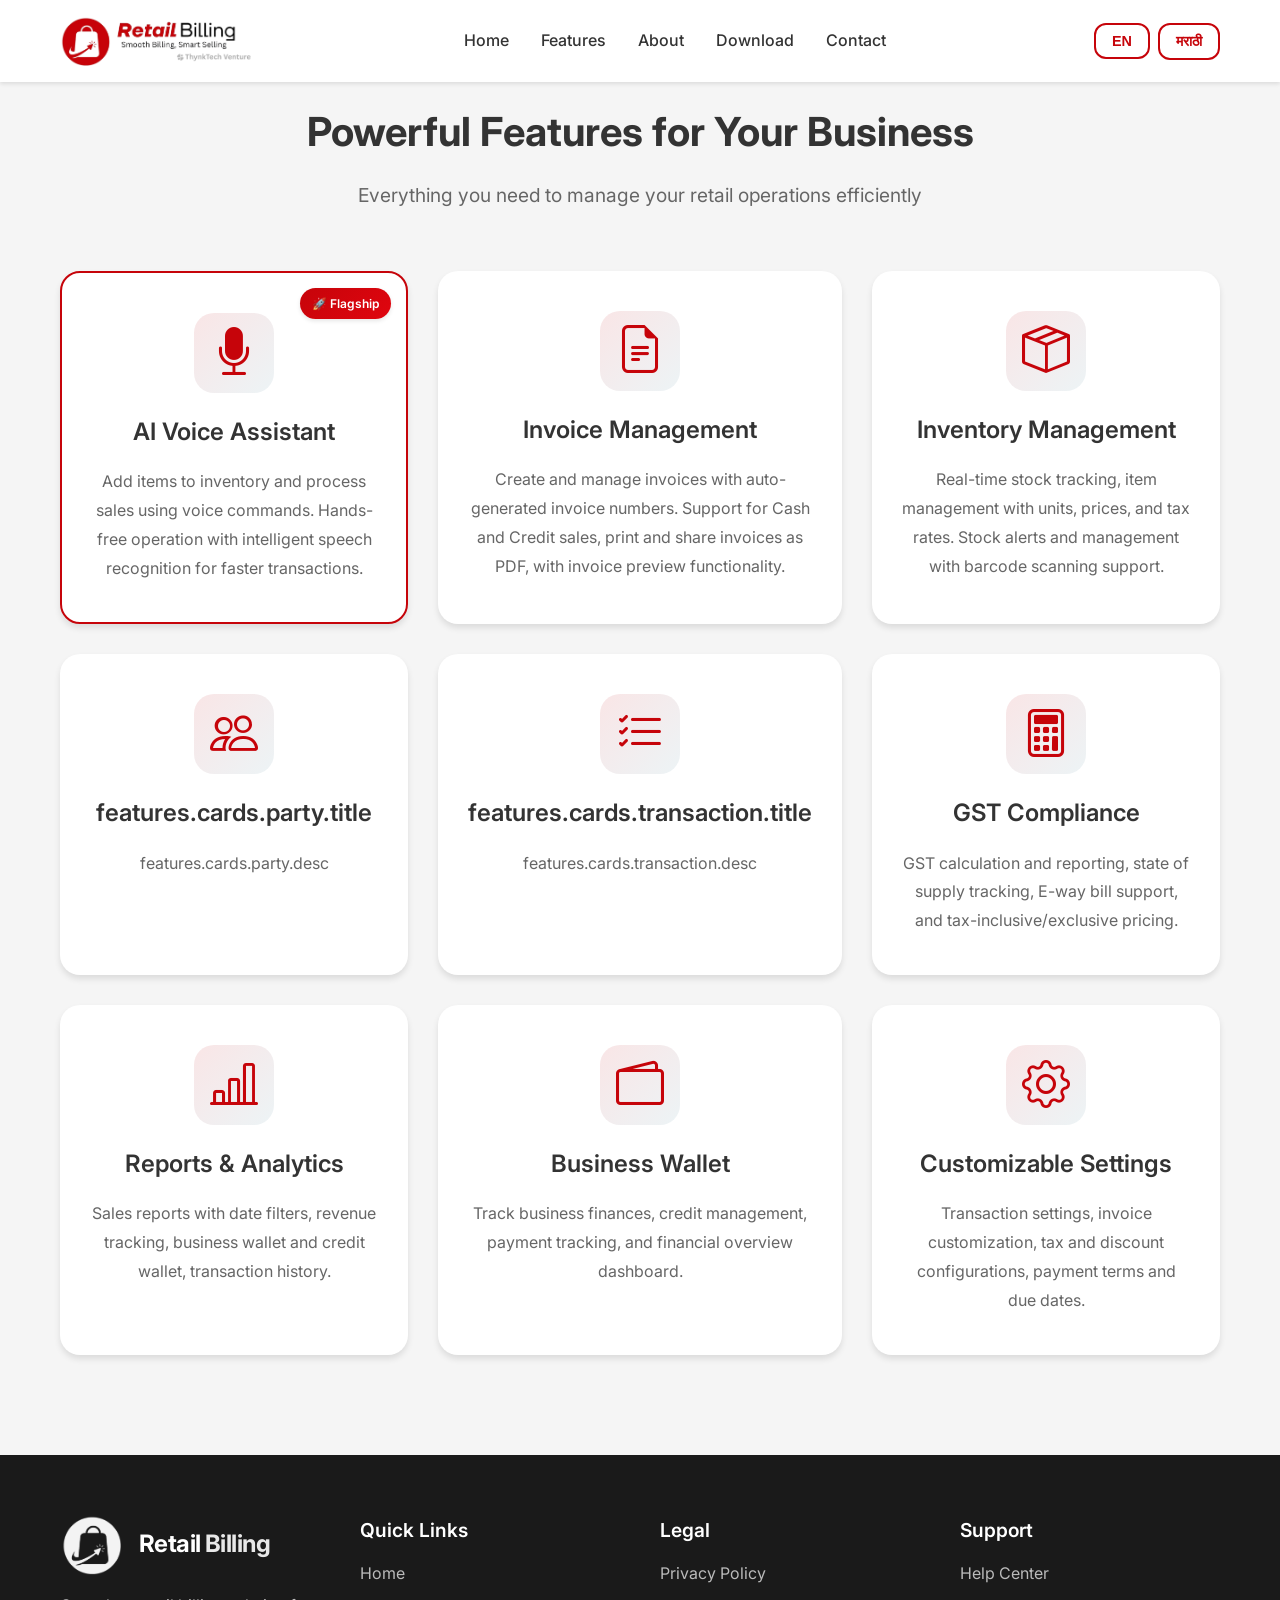
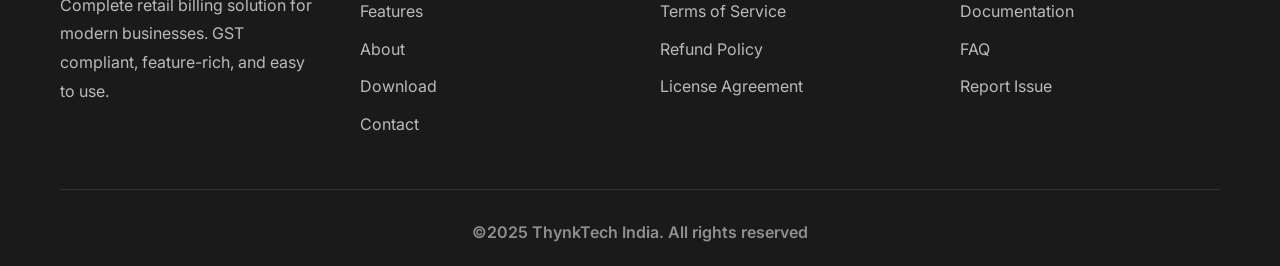
<file: features.html>
<!DOCTYPE html>
<html lang="en">

<head>
    <meta charset="UTF-8">
    <meta name="viewport" content="width=device-width, initial-scale=1.0">
    <meta name="description"
        content="Powerful Features for Your Business - GST Compliant, Inventory Management, Invoice Generation, and More">
    <title>Features - Retail Billing System</title>
    <link rel="stylesheet" href="styles.css">
    <link rel="preconnect" href="https://fonts.googleapis.com">
    <link rel="preconnect" href="https://fonts.gstatic.com" crossorigin>
    <link href="https://fonts.googleapis.com/css2?family=Inter:wght@300;400;500;600;700;800&display=swap"
        rel="stylesheet">
    <link rel="stylesheet" href="https://cdn.jsdelivr.net/npm/bootstrap-icons@1.10.5/font/bootstrap-icons.css">
</head>

<body>
    <!-- Header -->
    <header class="header">
        <nav class="navbar">
            <div class="container">
                <div class="nav-wrapper">
                    <div class="logo">
                        <img src="assets/retail-billing-horizontal-removebg-preview.png" alt="Retail Billing Logo" class="logo-horizontal">
                    </div>
                    <button class="mobile-menu-toggle" aria-label="Toggle menu">
                        <span></span>
                        <span></span>
                        <span></span>
                    </button>
                    <ul class="nav-menu">
                        <li><a href="index.html" class="nav-link" data-lang="nav.home">Home</a></li>
                        <li><a href="features.html" class="nav-link" data-lang="nav.features">Features</a></li>
                        <li><a href="about.html" class="nav-link" data-lang="nav.about">About</a></li>
                        <li><a href="download.html" class="nav-link" data-lang="nav.download">Download</a></li>
                        <li><a href="contact.html" class="nav-link" data-lang="nav.contact">Contact</a></li>
                    </ul>
                    <div class="language-switcher">
                        <button class="btn btn-secondary active" data-lang-code="en">EN</button>
                        <button class="btn btn-secondary" data-lang-code="mr">मराठी</button>
                    </div>
                </div>
            </div>
        </nav>
    </header>

    <!-- Features Section -->
    <section id="features" class="features">
        <div class="container">
            <div class="section-header">
                <h2 class="section-title" data-lang="features.title">Powerful Features for Your Business</h2>
                <p class="section-subtitle" data-lang="features.subtitle">Everything you need to manage your retail operations efficiently</p>
            </div>
            <div class="features-grid">
                <div class="feature-card feature-card-highlight">
                    <div class="feature-badge-small" data-lang="features.cards.voice.badge">🚀 Flagship</div>
                    <div class="feature-icon">
                        <i class="bi bi-mic-fill" aria-hidden="true" style="font-size:48px"></i>
                    </div>
                    <h3 class="feature-title" data-lang="features.cards.voice.title">AI Voice Assistant</h3>
                    <p class="feature-description" data-lang="features.cards.voice.desc">
                        Add items to inventory and process sales using voice commands. Hands-free operation with
                        intelligent speech recognition for faster transactions.
                    </p>
                </div>

                <div class="feature-card">
                    <div class="feature-icon">
                        <i class="bi bi-file-earmark-text" aria-hidden="true" style="font-size:48px"></i>
                    </div>
                    <h3 class="feature-title" data-lang="features.cards.invoice.title">Invoice Management</h3>
                    <p class="feature-description" data-lang="features.cards.invoice.desc">
                        Create and manage invoices with auto-generated invoice numbers. Support for Cash and Credit
                        sales, print and share invoices as PDF, with invoice preview functionality.
                    </p>
                </div>

                <div class="feature-card">
                    <div class="feature-icon">
                        <i class="bi bi-box-seam" aria-hidden="true" style="font-size:48px"></i>
                    </div>
                    <h3 class="feature-title" data-lang="features.cards.inventory.title">Inventory Management</h3>
                    <p class="feature-description" data-lang="features.cards.inventory.desc">
                        Real-time stock tracking, item management with units, prices, and tax rates. Stock alerts and
                        management with barcode scanning support.
                    </p>
                </div>

                <div class="feature-card">
                    <div class="feature-icon">
                        <i class="bi bi-people" aria-hidden="true" style="font-size:48px"></i>
                    </div>
                    <h3 class="feature-title" data-lang="features.cards.party.title">Party & Customer Management</h3>
                    <p class="feature-description" data-lang="features.cards.party.desc">
                        Add and manage customers/suppliers, track party balances, customer statements, and GST details
                        management.
                    </p>
                </div>

                <div class="feature-card">
                    <div class="feature-icon">
                        <i class="bi bi-list-check" aria-hidden="true" style="font-size:48px"></i>
                    </div>
                    <h3 class="feature-title" data-lang="features.cards.transaction.title">Transaction Types</h3>
                    <p class="feature-description" data-lang="features.cards.transaction.desc">
                        Estimate/Quotation, Sale Order, Delivery Challan, Sale Invoice. Convert between transaction
                        types seamlessly.
                    </p>
                </div>

                <div class="feature-card">
                    <div class="feature-icon">
                        <i class="bi bi-calculator" aria-hidden="true" style="font-size:48px"></i>
                    </div>
                    <h3 class="feature-title" data-lang="features.cards.gst.title">GST Compliance</h3>
                    <p class="feature-description" data-lang="features.cards.gst.desc">
                        GST calculation and reporting, state of supply tracking, E-way bill support, and
                        tax-inclusive/exclusive pricing.
                    </p>
                </div>

                <div class="feature-card">
                    <div class="feature-icon">
                        <i class="bi bi-bar-chart-line" aria-hidden="true" style="font-size:48px"></i>
                    </div>
                    <h3 class="feature-title" data-lang="features.cards.reports.title">Reports & Analytics</h3>
                    <p class="feature-description" data-lang="features.cards.reports.desc">
                        Sales reports with date filters, revenue tracking, business wallet and credit wallet,
                        transaction history.
                    </p>
                </div>

                <div class="feature-card">
                    <div class="feature-icon">
                        <i class="bi bi-wallet2" aria-hidden="true" style="font-size:48px"></i>
                    </div>
                    <h3 class="feature-title" data-lang="features.cards.wallet.title">Business Wallet</h3>
                    <p class="feature-description" data-lang="features.cards.wallet.desc">
                        Track business finances, credit management, payment tracking, and financial overview dashboard.
                    </p>
                </div>

                <div class="feature-card">
                    <div class="feature-icon">
                        <i class="bi bi-gear" aria-hidden="true" style="font-size:48px"></i>
                    </div>
                    <h3 class="feature-title" data-lang="features.cards.settings.title">Customizable Settings</h3>
                    <p class="feature-description" data-lang="features.cards.settings.desc">
                        Transaction settings, invoice customization, tax and discount configurations, payment terms and
                        due dates.
                    </p>
                </div>
            </div>
        </div>
    </section>

    <!-- Footer -->
    <footer class="footer">
        <div class="container">
            <div class="footer-content">
                <div class="footer-section">
                    <div class="footer-logo">
                        <img src="assets/retail-billing-bag-bgless.png" alt="Retail Billing Icon"
                            class="logo-icon footer-logo-icon">
                        <div class="logo-text-wrapper footer-logo-text">
                            <span class="logo-text-retail footer-retail">Retail</span>
                            <span class="logo-text-billing footer-billing">Billing</span>
                        </div>
                    </div>
                    <p class="footer-description" data-lang="footer.description">
                        Complete retail billing solution for modern businesses. GST compliant, feature-rich, and easy to
                        use.
                    </p>
                </div>
                <div class="footer-section">
                    <h4 class="footer-title" data-lang="footer.sections.quickLinks">Quick Links</h4>
                    <ul class="footer-links">
                        <li><a href="index.html" data-lang="nav.home">Home</a></li>
                        <li><a href="features.html" data-lang="nav.features">Features</a></li>
                        <li><a href="about.html" data-lang="nav.about">About</a></li>
                        <li><a href="download.html" data-lang="nav.download">Download</a></li>
                        <li><a href="contact.html" data-lang="nav.contact">Contact</a></li>
                    </ul>
                </div>
                <div class="footer-section">
                    <h4 class="footer-title" data-lang="footer.sections.legal">Legal</h4>
                    <ul class="footer-links">
                        <li><a href="privacy.html" data-lang="footer.links.privacy">Privacy Policy</a></li>
                        <li><a href="terms.html" data-lang="footer.links.terms">Terms of Service</a></li>
                        <li><a href="refund.html" data-lang="footer.links.refund">Refund Policy</a></li>
                        <li><a href="license.html" data-lang="footer.links.license">License Agreement</a></li>
                    </ul>
                </div>
                <div class="footer-section">
                    <h4 class="footer-title" data-lang="footer.sections.support">Support</h4>
                    <ul class="footer-links">
                        <li><a href="help.html" data-lang="footer.links.help">Help Center</a></li>
                        <li><a href="docs.html" data-lang="footer.links.docs">Documentation</a></li>
                        <li><a href="faq.html" data-lang="footer.links.faq">FAQ</a></li>
                        <li><a href="report.html" data-lang="footer.links.report">Report Issue</a></li>
                    </ul>
                </div>
            </div>
            <div class="footer-bottom">
                <a href="thynktech.ltd" target="_blank" class="footer-credit">
                    <p data-lang="footer.copyright">&copy;2025 ThynkTech India. All rights reserved</p>
                </a>
            </div>
        </div>
    </footer>

    <script src="translations.js"></script>
    <script src="script.js"></script>
</body>

</html>
</file>
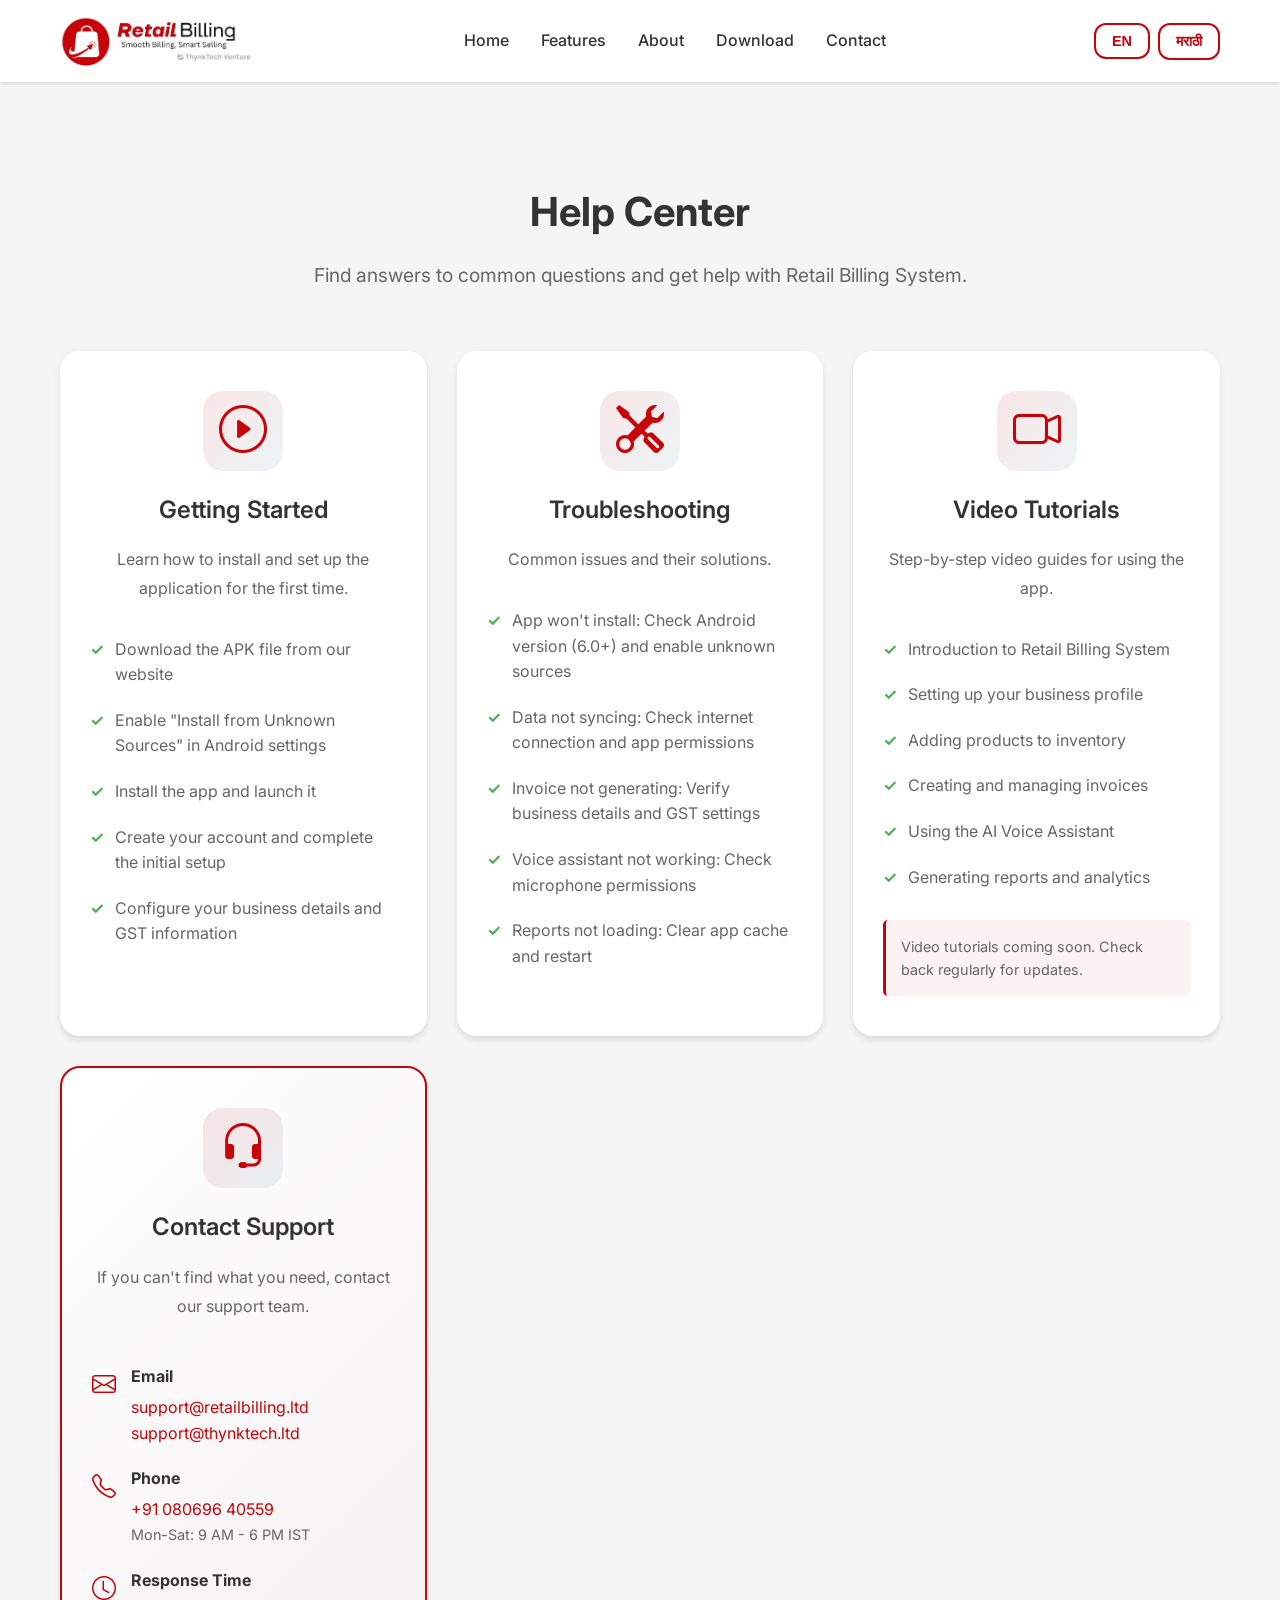
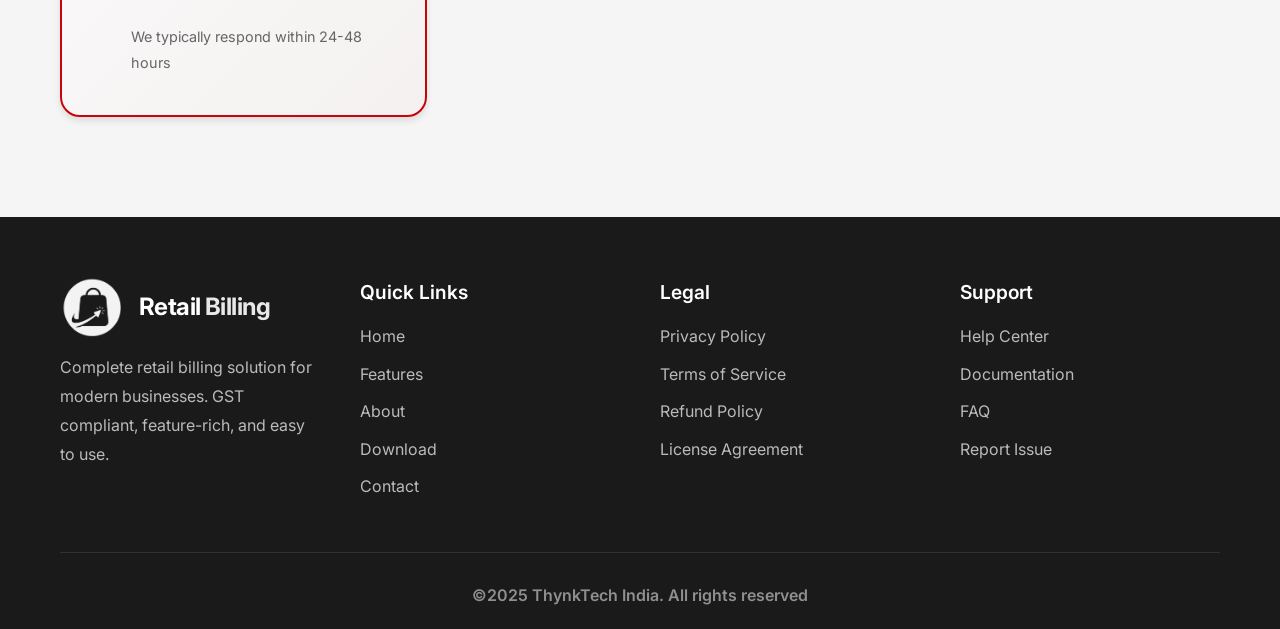
<file: help.html>
<!DOCTYPE html>
<html lang="en">

<head>
    <meta charset="UTF-8">
    <meta name="viewport" content="width=device-width, initial-scale=1.0">
    <meta name="description"
        content="Help Center - Retail Billing System Support">
    <title>Help Center - Retail Billing System</title>
    <link rel="stylesheet" href="styles.css">
    <link rel="preconnect" href="https://fonts.googleapis.com">
    <link rel="preconnect" href="https://fonts.gstatic.com" crossorigin>
    <link href="https://fonts.googleapis.com/css2?family=Inter:wght@300;400;500;600;700;800&display=swap"
        rel="stylesheet">
    <link rel="stylesheet" href="https://cdn.jsdelivr.net/npm/bootstrap-icons@1.10.5/font/bootstrap-icons.css">
</head>

<body>
    <!-- Header -->
    <header class="header">
        <nav class="navbar">
            <div class="container">
                <div class="nav-wrapper">
                    <div class="logo">
                        <img src="assets/retail-billing-horizontal-removebg-preview.png" alt="Retail Billing Logo" class="logo-horizontal">
                    </div>
                    <button class="mobile-menu-toggle" aria-label="Toggle menu">
                        <span></span>
                        <span></span>
                        <span></span>
                    </button>
                    <ul class="nav-menu">
                        <li><a href="index.html" class="nav-link" data-lang="nav.home">Home</a></li>
                        <li><a href="features.html" class="nav-link" data-lang="nav.features">Features</a></li>
                        <li><a href="about.html" class="nav-link" data-lang="nav.about">About</a></li>
                        <li><a href="download.html" class="nav-link" data-lang="nav.download">Download</a></li>
                        <li><a href="contact.html" class="nav-link" data-lang="nav.contact">Contact</a></li>
                    </ul>
                    <div class="language-switcher">
                        <button class="btn btn-secondary active" data-lang-code="en">EN</button>
                        <button class="btn btn-secondary" data-lang-code="mr">मराठी</button>
                    </div>
                </div>
            </div>
        </nav>
    </header>

    <!-- Help Center Section -->
    <section class="help-section">
        <div class="container">
            <div class="section-header">
                <h2 class="section-title" data-lang="help.title">Help Center</h2>
                <p class="section-subtitle" data-lang="help.description">
                    Find answers to common questions and get help with Retail Billing System.
                </p>
            </div>

            <div class="help-grid">
                <div class="help-card">
                    <div class="help-icon">
                        <i class="bi bi-play-circle" aria-hidden="true" style="font-size:48px"></i>
                    </div>
                    <h3 class="help-title" data-lang="help.sections.gettingStarted.title">Getting Started</h3>
                    <p class="help-description" data-lang="help.sections.gettingStarted.desc">
                        Learn how to install and set up the application for the first time.
                    </p>
                    <div class="help-content">
                        <ul>
                            <li data-lang="help.sections.gettingStarted.items.0">Download the APK file from our website</li>
                            <li data-lang="help.sections.gettingStarted.items.1">Enable "Install from Unknown Sources" in Android settings</li>
                            <li data-lang="help.sections.gettingStarted.items.2">Install the app and launch it</li>
                            <li data-lang="help.sections.gettingStarted.items.3">Create your account and complete the initial setup</li>
                            <li data-lang="help.sections.gettingStarted.items.4">Configure your business details and GST information</li>
                        </ul>
                    </div>
                </div>

                <div class="help-card">
                    <div class="help-icon">
                        <i class="bi bi-tools" aria-hidden="true" style="font-size:48px"></i>
                    </div>
                    <h3 class="help-title" data-lang="help.sections.troubleshooting.title">Troubleshooting</h3>
                    <p class="help-description" data-lang="help.sections.troubleshooting.desc">
                        Common issues and their solutions.
                    </p>
                    <div class="help-content">
                        <ul>
                            <li data-lang="help.sections.troubleshooting.items.0"><strong>App won't install:</strong> Check Android version (6.0+) and enable unknown sources</li>
                            <li data-lang="help.sections.troubleshooting.items.1"><strong>Data not syncing:</strong> Check internet connection and app permissions</li>
                            <li data-lang="help.sections.troubleshooting.items.2"><strong>Invoice not generating:</strong> Verify business details and GST settings</li>
                            <li data-lang="help.sections.troubleshooting.items.3"><strong>Voice assistant not working:</strong> Check microphone permissions</li>
                            <li data-lang="help.sections.troubleshooting.items.4"><strong>Reports not loading:</strong> Clear app cache and restart</li>
                        </ul>
                    </div>
                </div>

                <div class="help-card">
                    <div class="help-icon">
                        <i class="bi bi-camera-video" aria-hidden="true" style="font-size:48px"></i>
                    </div>
                    <h3 class="help-title" data-lang="help.sections.tutorials.title">Video Tutorials</h3>
                    <p class="help-description" data-lang="help.sections.tutorials.desc">
                        Step-by-step video guides for using the app.
                    </p>
                    <div class="help-content">
                        <ul>
                            <li data-lang="help.sections.tutorials.items.0">Introduction to Retail Billing System</li>
                            <li data-lang="help.sections.tutorials.items.1">Setting up your business profile</li>
                            <li data-lang="help.sections.tutorials.items.2">Adding products to inventory</li>
                            <li data-lang="help.sections.tutorials.items.3">Creating and managing invoices</li>
                            <li data-lang="help.sections.tutorials.items.4">Using the AI Voice Assistant</li>
                            <li data-lang="help.sections.tutorials.items.5">Generating reports and analytics</li>
                        </ul>
                        <p class="help-note" data-lang="help.sections.tutorials.comingSoon">Video tutorials coming soon. Check back regularly for updates.</p>
                    </div>
                </div>

                <div class="help-card help-card-highlight">
                    <div class="help-icon">
                        <i class="bi bi-headset" aria-hidden="true" style="font-size:48px"></i>
                    </div>
                    <h3 class="help-title" data-lang="help.sections.support.title">Contact Support</h3>
                    <p class="help-description" data-lang="help.sections.support.desc">
                        If you can't find what you need, contact our support team.
                    </p>
                    <div class="help-content">
                        <div class="support-info">
                            <div class="support-item">
                                <i class="bi bi-envelope" aria-hidden="true"></i>
                                <div>
                                    <strong data-lang="help.sections.support.email">Email:</strong>
                                    <a href="mailto:support@retailbilling.ltd">support@retailbilling.ltd</a><br>
                                    <a href="mailto:support@thynktech.ltd">support@thynktech.ltd</a>
                                </div>
                            </div>
                            <div class="support-item">
                                <i class="bi bi-telephone" aria-hidden="true"></i>
                                <div>
                                    <strong data-lang="help.sections.support.phone">Phone:</strong>
                                    <a href="tel:+9108069640559">+91 080696 40559</a><br>
                                    <span data-lang="contact.info.phone.hours">Mon-Sat: 9 AM - 6 PM IST</span>
                                </div>
                            </div>
                            <div class="support-item">
                                <i class="bi bi-clock" aria-hidden="true"></i>
                                <div>
                                    <strong data-lang="help.sections.support.responseTime">Response Time:</strong><br>
                                    <span data-lang="help.sections.support.responseTimeText">We typically respond within 24-48 hours</span>
                                </div>
                            </div>
                        </div>
                    </div>
                </div>
            </div>
        </div>
    </section>

    <!-- Footer -->
    <footer class="footer">
        <div class="container">
            <div class="footer-content">
                <div class="footer-section">
                    <div class="footer-logo">
                        <img src="assets/retail-billing-bag-bgless.png" alt="Retail Billing Icon"
                            class="logo-icon footer-logo-icon">
                        <div class="logo-text-wrapper footer-logo-text">
                            <span class="logo-text-retail footer-retail">Retail</span>
                            <span class="logo-text-billing footer-billing">Billing</span>
                        </div>
                    </div>
                    <p class="footer-description" data-lang="footer.description">
                        Complete retail billing solution for modern businesses. GST compliant, feature-rich, and easy to
                        use.
                    </p>
                </div>
                <div class="footer-section">
                    <h4 class="footer-title" data-lang="footer.sections.quickLinks">Quick Links</h4>
                    <ul class="footer-links">
                        <li><a href="index.html" data-lang="nav.home">Home</a></li>
                        <li><a href="features.html" data-lang="nav.features">Features</a></li>
                        <li><a href="about.html" data-lang="nav.about">About</a></li>
                        <li><a href="download.html" data-lang="nav.download">Download</a></li>
                        <li><a href="contact.html" data-lang="nav.contact">Contact</a></li>
                    </ul>
                </div>
                <div class="footer-section">
                    <h4 class="footer-title" data-lang="footer.sections.legal">Legal</h4>
                    <ul class="footer-links">
                        <li><a href="privacy.html" data-lang="footer.links.privacy">Privacy Policy</a></li>
                        <li><a href="terms.html" data-lang="footer.links.terms">Terms of Service</a></li>
                        <li><a href="refund.html" data-lang="footer.links.refund">Refund Policy</a></li>
                        <li><a href="license.html" data-lang="footer.links.license">License Agreement</a></li>
                    </ul>
                </div>
                <div class="footer-section">
                    <h4 class="footer-title" data-lang="footer.sections.support">Support</h4>
                    <ul class="footer-links">
                        <li><a href="help.html" data-lang="footer.links.help">Help Center</a></li>
                        <li><a href="docs.html" data-lang="footer.links.docs">Documentation</a></li>
                        <li><a href="faq.html" data-lang="footer.links.faq">FAQ</a></li>
                        <li><a href="report.html" data-lang="footer.links.report">Report Issue</a></li>
                    </ul>
                </div>
            </div>
            <div class="footer-bottom">
                <a href="thynktech.ltd" target="_blank" class="footer-credit">
                    <p data-lang="footer.copyright">&copy;2025 ThynkTech India. All rights reserved</p>
                </a>
            </div>
        </div>
    </footer>

    <script src="translations.js"></script>
    <script src="script.js"></script>
</body>

</html>
</file>
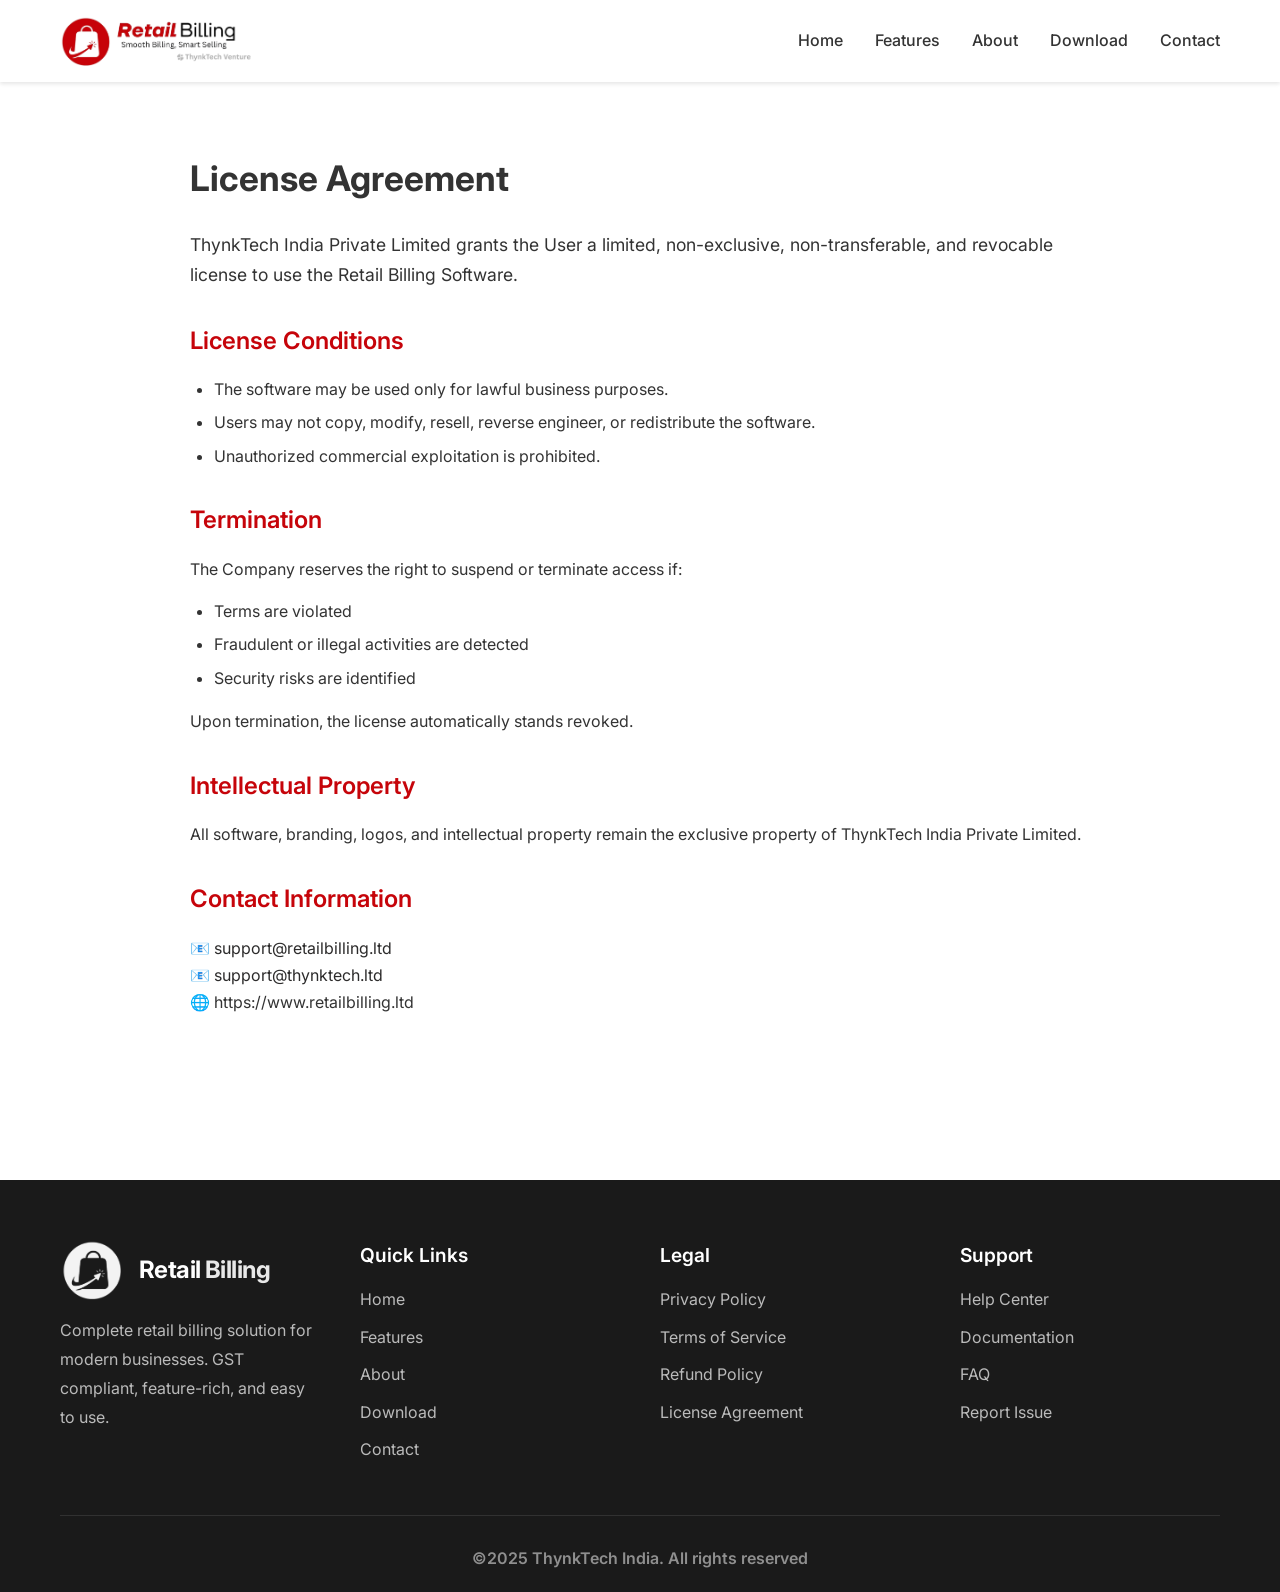
<file: license.html>
<!DOCTYPE html>
<html lang="en">

<head>
    <meta charset="UTF-8">
    <meta name="viewport" content="width=device-width, initial-scale=1.0">
    <meta name="description"
        content="License Agreement - Retail Billing System">
    <title>License Agreement - Retail Billing System</title>
    <link rel="stylesheet" href="styles.css">
    <link rel="preconnect" href="https://fonts.googleapis.com">
    <link rel="preconnect" href="https://fonts.gstatic.com" crossorigin>
    <link href="https://fonts.googleapis.com/css2?family=Inter:wght@300;400;500;600;700;800&display=swap"
        rel="stylesheet">
    <link rel="stylesheet" href="https://cdn.jsdelivr.net/npm/bootstrap-icons@1.10.5/font/bootstrap-icons.css">
</head>

<body>
    <!-- Header -->
    <header class="header">
        <nav class="navbar">
            <div class="container">
                <div class="nav-wrapper">
                    <div class="logo">
                        <img src="assets/retail-billing-horizontal-removebg-preview.png" alt="Retail Billing Logo" class="logo-horizontal">
                    </div>
                    <button class="mobile-menu-toggle" aria-label="Toggle menu">
                        <span></span>
                        <span></span>
                        <span></span>
                    </button>
                    <ul class="nav-menu">
                        <li><a href="index.html" class="nav-link">Home</a></li>
                        <li><a href="features.html" class="nav-link">Features</a></li>
                        <li><a href="about.html" class="nav-link">About</a></li>
                        <li><a href="download.html" class="nav-link">Download</a></li>
                        <li><a href="contact.html" class="nav-link">Contact</a></li>
                    </ul>
                </div>
            </div>
        </nav>
    </header>

    <!-- License Agreement Section -->
    <section class="about">
        <div class="container">
            <div class="about-content">
                <div class="about-text">
                    <h2 class="section-title">License Agreement</h2>
                    <p class="about-description">
                        ThynkTech India Private Limited grants the User a limited, non-exclusive, non-transferable, and revocable license to use the Retail Billing Software.
                    </p>
                    <h3>License Conditions</h3>
                    <ul>
                        <li>The software may be used only for lawful business purposes.</li>
                        <li>Users may not copy, modify, resell, reverse engineer, or redistribute the software.</li>
                        <li>Unauthorized commercial exploitation is prohibited.</li>
                    </ul>
                    <h3>Termination</h3>
                    <p>The Company reserves the right to suspend or terminate access if:</p>
                    <ul>
                        <li>Terms are violated</li>
                        <li>Fraudulent or illegal activities are detected</li>
                        <li>Security risks are identified</li>
                    </ul>
                    <p>Upon termination, the license automatically stands revoked.</p>
                    <h3>Intellectual Property</h3>
                    <p>
                        All software, branding, logos, and intellectual property remain the exclusive property of ThynkTech India Private Limited.
                    </p>
                    <h3>Contact Information</h3>
                    <p>
                        <a href="mailto:support@retailbilling.ltd" style="text-decoration: none; color: rgb(44, 43, 43);">
                            📧 support@retailbilling.ltd<br>
                        </a>
                        <a href="mailto:support@thynktech.ltd" style="text-decoration: none; color: rgb(44, 43, 43);">
                            📧 support@thynktech.ltd<br>
                        </a>
                        🌐 https://www.retailbilling.ltd
                    </p>
                </div>
            </div>
        </div>
    </section>

    <!-- Footer -->
    <footer class="footer">
        <div class="container">
            <div class="footer-content">
                <div class="footer-section">
                    <div class="footer-logo">
                        <img src="assets/retail-billing-bag-bgless.png" alt="Retail Billing Icon"
                            class="logo-icon footer-logo-icon">
                        <div class="logo-text-wrapper footer-logo-text">
                            <span class="logo-text-retail footer-retail">Retail</span>
                            <span class="logo-text-billing footer-billing">Billing</span>
                        </div>
                    </div>
                    <p class="footer-description">
                        Complete retail billing solution for modern businesses. GST compliant, feature-rich, and easy to
                        use.
                    </p>
                </div>
                <div class="footer-section">
                    <h4 class="footer-title">Quick Links</h4>
                    <ul class="footer-links">
                        <li><a href="index.html">Home</a></li>
                        <li><a href="features.html">Features</a></li>
                        <li><a href="about.html">About</a></li>
                        <li><a href="download.html">Download</a></li>
                        <li><a href="contact.html">Contact</a></li>
                    </ul>
                </div>
                <div class="footer-section">
                    <h4 class="footer-title">Legal</h4>
                    <ul class="footer-links">
                        <li><a href="privacy.html">Privacy Policy</a></li>
                        <li><a href="terms.html">Terms of Service</a></li>
                        <li><a href="refund.html">Refund Policy</a></li>
                        <li><a href="license.html">License Agreement</a></li>
                    </ul>
                </div>
                <div class="footer-section">
                    <h4 class="footer-title">Support</h4>
                    <ul class="footer-links">
                        <li><a href="help.html">Help Center</a></li>
                        <li><a href="docs.html">Documentation</a></li>
                        <li><a href="faq.html">FAQ</a></li>
                        <li><a href="report.html">Report Issue</a></li>
                    </ul>
                </div>
            </div>
            <div class="footer-bottom">
                <a href="thynktech.ltd" target="_blank" class="footer-credit">
                    <p>&copy;2025 ThynkTech India. All rights reserved</p>
                </a>
            </div>
        </div>
    </footer>

    <script src="script.js"></script>
</body>

</html>
</file>
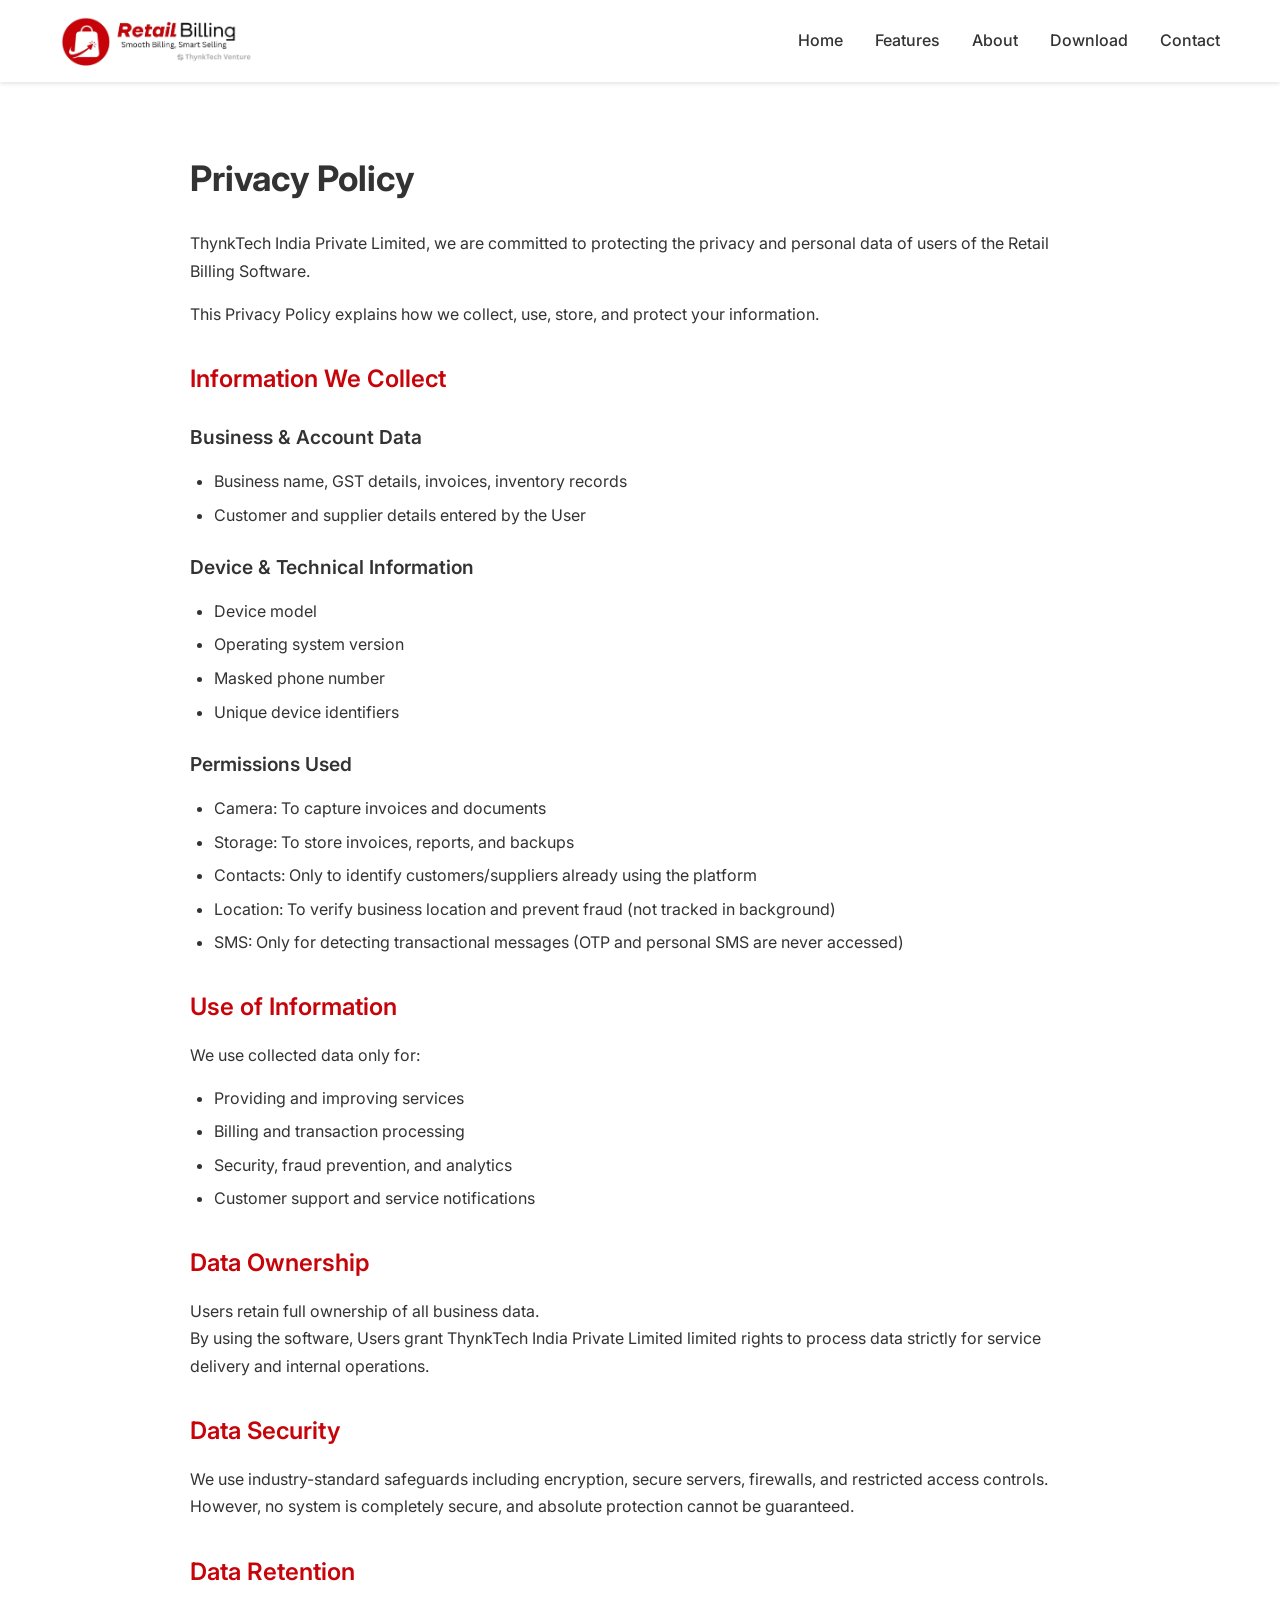
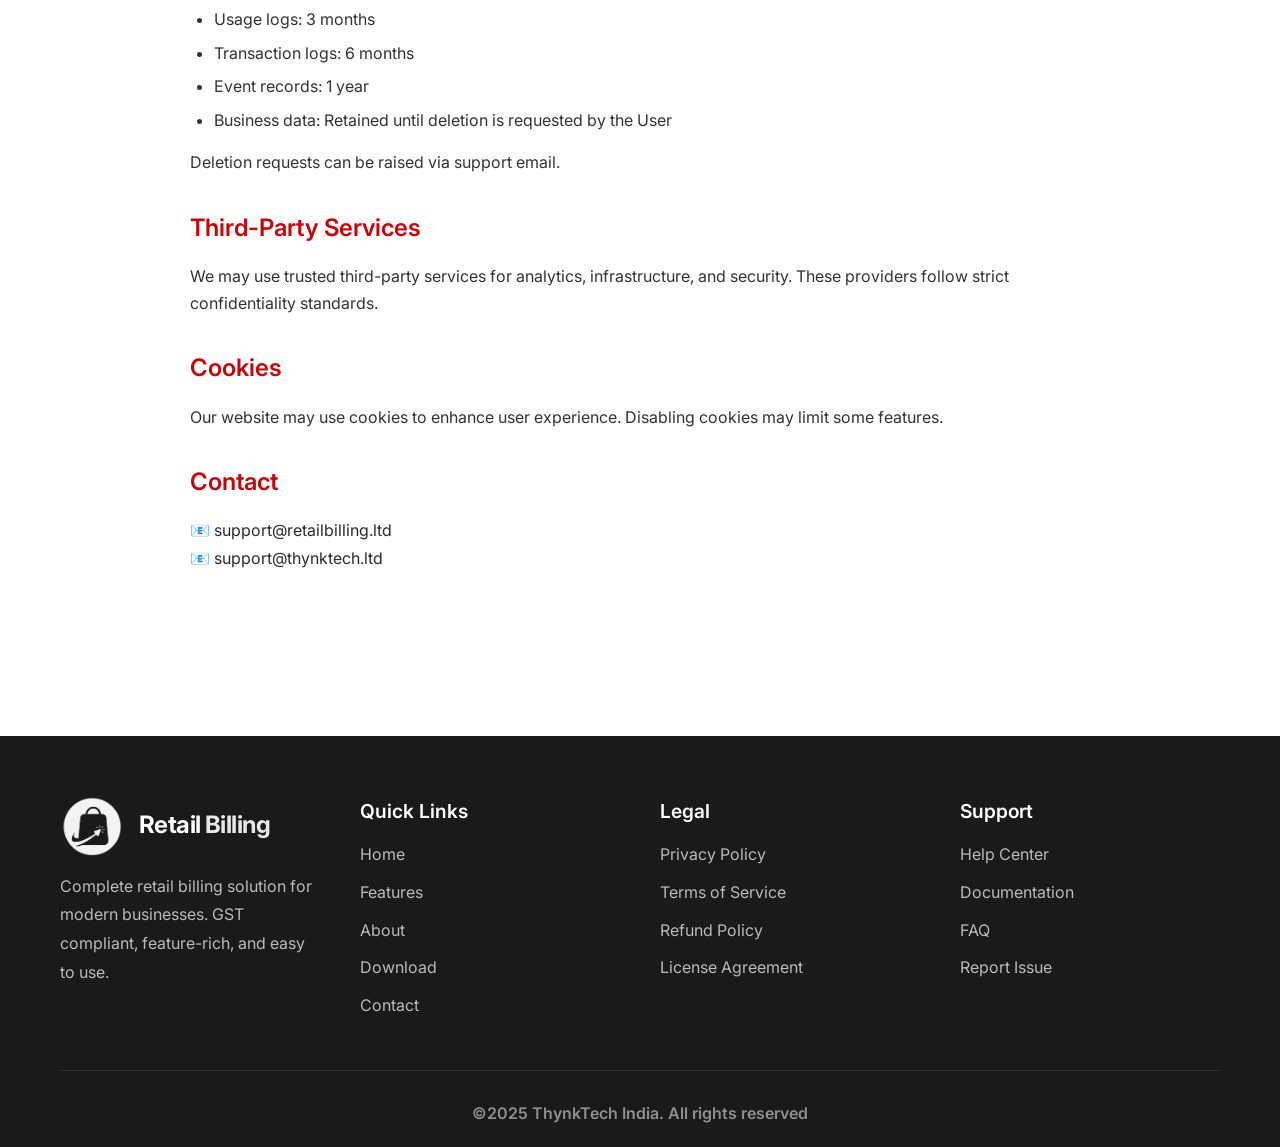
<file: privacy.html>
<!DOCTYPE html>
<html lang="en">

<head>
    <meta charset="UTF-8">
    <meta name="viewport" content="width=device-width, initial-scale=1.0">
    <meta name="description"
        content="Privacy Policy - Retail Billing System">
    <title>Privacy Policy - Retail Billing System</title>
    <link rel="stylesheet" href="styles.css">
    <link rel="preconnect" href="https://fonts.googleapis.com">
    <link rel="preconnect" href="https://fonts.gstatic.com" crossorigin>
    <link href="https://fonts.googleapis.com/css2?family=Inter:wght@300;400;500;600;700;800&display=swap"
        rel="stylesheet">
    <link rel="stylesheet" href="https://cdn.jsdelivr.net/npm/bootstrap-icons@1.10.5/font/bootstrap-icons.css">
</head>

<body>
    <!-- Header -->
    <header class="header">
        <nav class="navbar">
            <div class="container">
                <div class="nav-wrapper">
                    <div class="logo">
                        <img src="assets/retail-billing-horizontal-removebg-preview.png" alt="Retail Billing Logo" class="logo-horizontal">
                    </div>
                    <button class="mobile-menu-toggle" aria-label="Toggle menu">
                        <span></span>
                        <span></span>
                        <span></span>
                    </button>
                    <ul class="nav-menu">
                        <li><a href="index.html" class="nav-link">Home</a></li>
                        <li><a href="features.html" class="nav-link">Features</a></li>
                        <li><a href="about.html" class="nav-link">About</a></li>
                        <li><a href="download.html" class="nav-link">Download</a></li>
                        <li><a href="contact.html" class="nav-link">Contact</a></li>
                    </ul>
                </div>
            </div>
        </nav>
    </header>

    <!-- Privacy Policy Section -->
    <section class="about">
        <div class="container">
            <div class="about-content">
                <div class="about-text">
                    <h2 class="section-title">Privacy Policy</h2>
                    <!-- <p class="about-description">
                        Effective Date: [Add Date]<br>
                        Company Name: ThynkTech India Private Limited<br>
                        Website: https://www.retailbilling.ltd
                    </p> -->
                    <p>
                        ThynkTech India Private Limited, we are committed to protecting the privacy and personal data of users  of the Retail Billing Software.
                    </p>
                    <p>
                        This Privacy Policy explains how we collect, use, store, and protect your information.
                    </p>
                    <h3>Information We Collect</h3>
                    <h4>Business & Account Data</h4>
                    <ul>
                        <li>Business name, GST details, invoices, inventory records</li>
                        <li>Customer and supplier details entered by the User</li>
                    </ul>
                    <h4>Device & Technical Information</h4>
                    <ul>
                        <li>Device model</li>
                        <li>Operating system version</li>
                        <li>Masked phone number</li>
                        <li>Unique device identifiers</li>
                    </ul>
                    <h4>Permissions Used</h4>
                    <ul>
                        <li>Camera: To capture invoices and documents</li>
                        <li>Storage: To store invoices, reports, and backups</li>
                        <li>Contacts: Only to identify customers/suppliers already using the platform</li>
                        <li>Location: To verify business location and prevent fraud (not tracked in background)</li>
                        <li>SMS: Only for detecting transactional messages (OTP and personal SMS are never accessed)</li>
                    </ul>
                    <h3>Use of Information</h3>
                    <p>We use collected data only for:</p>
                    <ul>
                        <li>Providing and improving services</li>
                        <li>Billing and transaction processing</li>
                        <li>Security, fraud prevention, and analytics</li>
                        <li>Customer support and service notifications</li>
                    </ul>
                    <h3>Data Ownership</h3>
                    <p>
                        Users retain full ownership of all business data.<br>
                        By using the software, Users grant ThynkTech India Private Limited limited rights to process data strictly for service delivery and internal operations.
                    </p>
                    <h3>Data Security</h3>
                    <p>
                        We use industry-standard safeguards including encryption, secure servers, firewalls, and restricted access controls. However, no system is completely secure, and absolute protection cannot be guaranteed.
                    </p>
                    <h3>Data Retention</h3>
                    <ul>
                        <li>Usage logs: 3 months</li>
                        <li>Transaction logs: 6 months</li>
                        <li>Event records: 1 year</li>
                        <li>Business data: Retained until deletion is requested by the User</li>
                    </ul>
                    <p>Deletion requests can be raised via support email.</p>
                    <h3>Third-Party Services</h3>
                    <p>
                        We may use trusted third-party services for analytics, infrastructure, and security. These providers follow strict confidentiality standards.
                    </p>
                    <h3>Cookies</h3>
                    <p>
                        Our website may use cookies to enhance user experience. Disabling cookies may limit some features.
                    </p>
                    <h3>Contact</h3>
                    <p>
                        <a href="mailto:support@retailbilling.ltd" style="text-decoration: none; color: rgb(44, 43, 43);">
                            📧 support@retailbilling.ltd<br>
                        </a>
                        <a href="mailto:support@thynktech.ltd" style="text-decoration: none; color: rgb(44, 43, 43);">
                            📧 support@thynktech.ltd<br>
                        </a>
                    </p>
                </div>
            </div>
        </div>
    </section>

    <!-- Footer -->
    <footer class="footer">
        <div class="container">
            <div class="footer-content">
                <div class="footer-section">
                    <div class="footer-logo">
                        <img src="assets/retail-billing-bag-bgless.png" alt="Retail Billing Icon"
                            class="logo-icon footer-logo-icon">
                        <div class="logo-text-wrapper footer-logo-text">
                            <span class="logo-text-retail footer-retail">Retail</span>
                            <span class="logo-text-billing footer-billing">Billing</span>
                        </div>
                    </div>
                    <p class="footer-description">
                        Complete retail billing solution for modern businesses. GST compliant, feature-rich, and easy to
                        use.
                    </p>
                </div>
                <div class="footer-section">
                    <h4 class="footer-title">Quick Links</h4>
                    <ul class="footer-links">
                        <li><a href="index.html">Home</a></li>
                        <li><a href="features.html">Features</a></li>
                        <li><a href="about.html">About</a></li>
                        <li><a href="download.html">Download</a></li>
                        <li><a href="contact.html">Contact</a></li>
                    </ul>
                </div>
                <div class="footer-section">
                    <h4 class="footer-title">Legal</h4>
                    <ul class="footer-links">
                        <li><a href="privacy.html">Privacy Policy</a></li>
                        <li><a href="terms.html">Terms of Service</a></li>
                        <li><a href="refund.html">Refund Policy</a></li>
                        <li><a href="license.html">License Agreement</a></li>
                    </ul>
                </div>
                <div class="footer-section">
                    <h4 class="footer-title">Support</h4>
                    <ul class="footer-links">
                        <li><a href="help.html">Help Center</a></li>
                        <li><a href="docs.html">Documentation</a></li>
                        <li><a href="faq.html">FAQ</a></li>
                        <li><a href="report.html">Report Issue</a></li>
                    </ul>
                </div>
            </div>
            <div class="footer-bottom">
                <a href="thynktech.ltd" target="_blank" class="footer-credit">
                    <p>&copy;2025 ThynkTech India. All rights reserved</p>
                </a>
            </div>
        </div>
    </footer>

    <script src="script.js"></script>
</body>

</html>
</file>
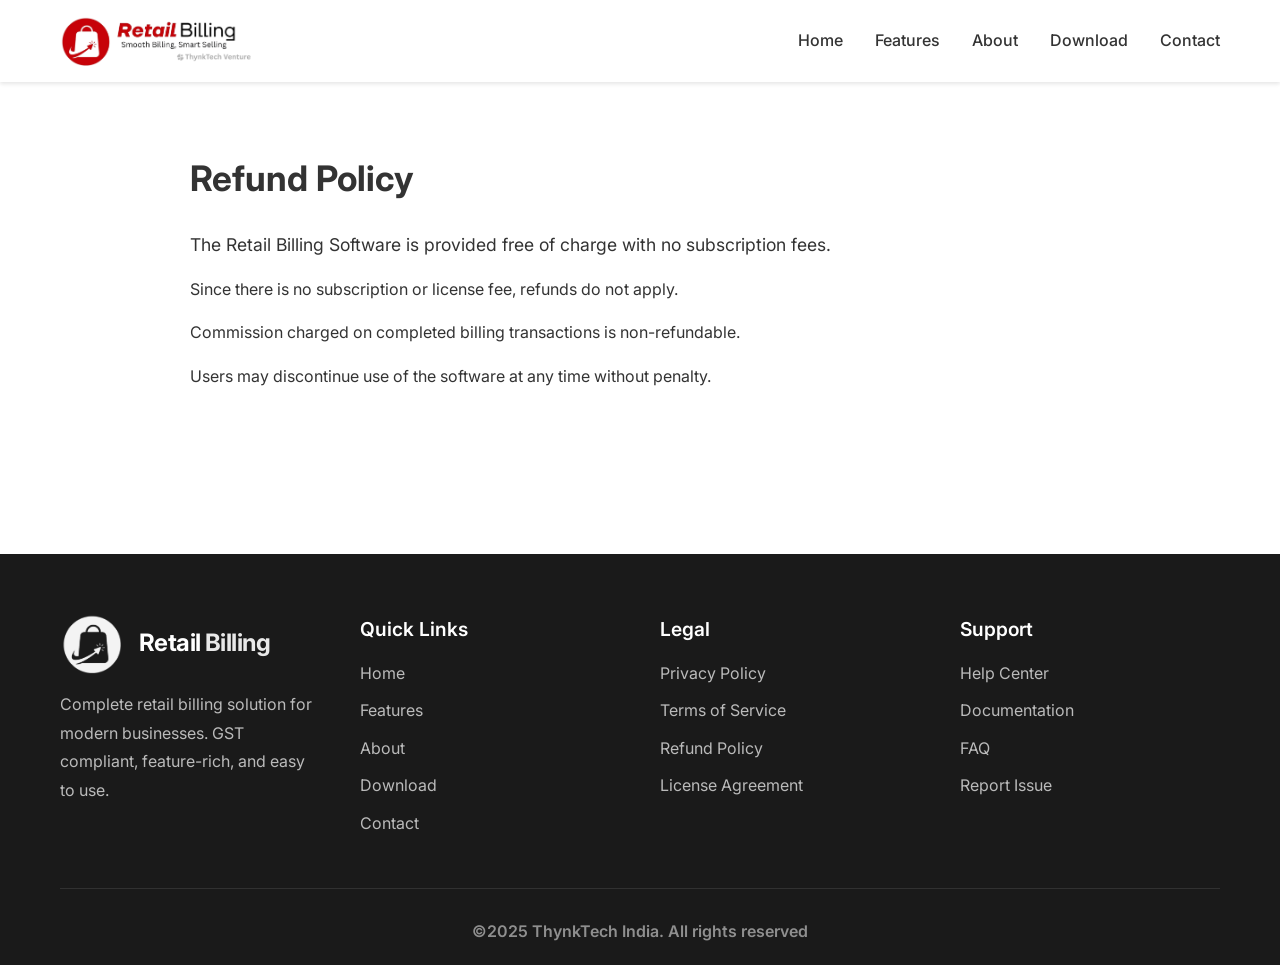
<file: refund.html>
<!DOCTYPE html>
<html lang="en">

<head>
    <meta charset="UTF-8">
    <meta name="viewport" content="width=device-width, initial-scale=1.0">
    <meta name="description"
        content="Refund Policy - Retail Billing System">
    <title>Refund Policy - Retail Billing System</title>
    <link rel="stylesheet" href="styles.css">
    <link rel="preconnect" href="https://fonts.googleapis.com">
    <link rel="preconnect" href="https://fonts.gstatic.com" crossorigin>
    <link href="https://fonts.googleapis.com/css2?family=Inter:wght@300;400;500;600;700;800&display=swap"
        rel="stylesheet">
    <link rel="stylesheet" href="https://cdn.jsdelivr.net/npm/bootstrap-icons@1.10.5/font/bootstrap-icons.css">
</head>

<body>
    <!-- Header -->
    <header class="header">
        <nav class="navbar">
            <div class="container">
                <div class="nav-wrapper">
                    <div class="logo">
                        <img src="assets/retail-billing-horizontal-removebg-preview.png" alt="Retail Billing Logo" class="logo-horizontal">
                    </div>
                    <button class="mobile-menu-toggle" aria-label="Toggle menu">
                        <span></span>
                        <span></span>
                        <span></span>
                    </button>
                    <ul class="nav-menu">
                        <li><a href="index.html" class="nav-link">Home</a></li>
                        <li><a href="features.html" class="nav-link">Features</a></li>
                        <li><a href="about.html" class="nav-link">About</a></li>
                        <li><a href="download.html" class="nav-link">Download</a></li>
                        <li><a href="contact.html" class="nav-link">Contact</a></li>
                    </ul>
                </div>
            </div>
        </nav>
    </header>

    <!-- Refund Policy Section -->
    <section class="about">
        <div class="container">
            <div class="about-content">
                <div class="about-text">
                    <h2 class="section-title">Refund Policy</h2>
                    <p class="about-description">
                        The Retail Billing Software is provided free of charge with no subscription fees.
                    </p>
                    <p>
                        Since there is no subscription or license fee, refunds do not apply.
                    </p>
                    <p>
                        Commission charged on completed billing transactions is non-refundable.
                    </p>
                    <p>
                        Users may discontinue use of the software at any time without penalty.
                    </p>
                </div>
            </div>
        </div>
    </section>

    <!-- Footer -->
    <footer class="footer">
        <div class="container">
            <div class="footer-content">
                <div class="footer-section">
                    <div class="footer-logo">
                        <img src="assets/retail-billing-bag-bgless.png" alt="Retail Billing Icon"
                            class="logo-icon footer-logo-icon">
                        <div class="logo-text-wrapper footer-logo-text">
                            <span class="logo-text-retail footer-retail">Retail</span>
                            <span class="logo-text-billing footer-billing">Billing</span>
                        </div>
                    </div>
                    <p class="footer-description">
                        Complete retail billing solution for modern businesses. GST compliant, feature-rich, and easy to
                        use.
                    </p>
                </div>
                <div class="footer-section">
                    <h4 class="footer-title">Quick Links</h4>
                    <ul class="footer-links">
                        <li><a href="index.html">Home</a></li>
                        <li><a href="features.html">Features</a></li>
                        <li><a href="about.html">About</a></li>
                        <li><a href="download.html">Download</a></li>
                        <li><a href="contact.html">Contact</a></li>
                    </ul>
                </div>
                <div class="footer-section">
                    <h4 class="footer-title">Legal</h4>
                    <ul class="footer-links">
                        <li><a href="privacy.html">Privacy Policy</a></li>
                        <li><a href="terms.html">Terms of Service</a></li>
                        <li><a href="refund.html">Refund Policy</a></li>
                        <li><a href="license.html">License Agreement</a></li>
                    </ul>
                </div>
                <div class="footer-section">
                    <h4 class="footer-title">Support</h4>
                    <ul class="footer-links">
                        <li><a href="help.html">Help Center</a></li>
                        <li><a href="docs.html">Documentation</a></li>
                        <li><a href="faq.html">FAQ</a></li>
                        <li><a href="report.html">Report Issue</a></li>
                    </ul>
                </div>
            </div>
            <div class="footer-bottom">
                <a href="thynktech.ltd" target="_blank" class="footer-credit">
                    <p>&copy;2025 ThynkTech India. All rights reserved</p>
                </a>
            </div>
        </div>
    </footer>

    <script src="script.js"></script>
</body>

</html>
</file>
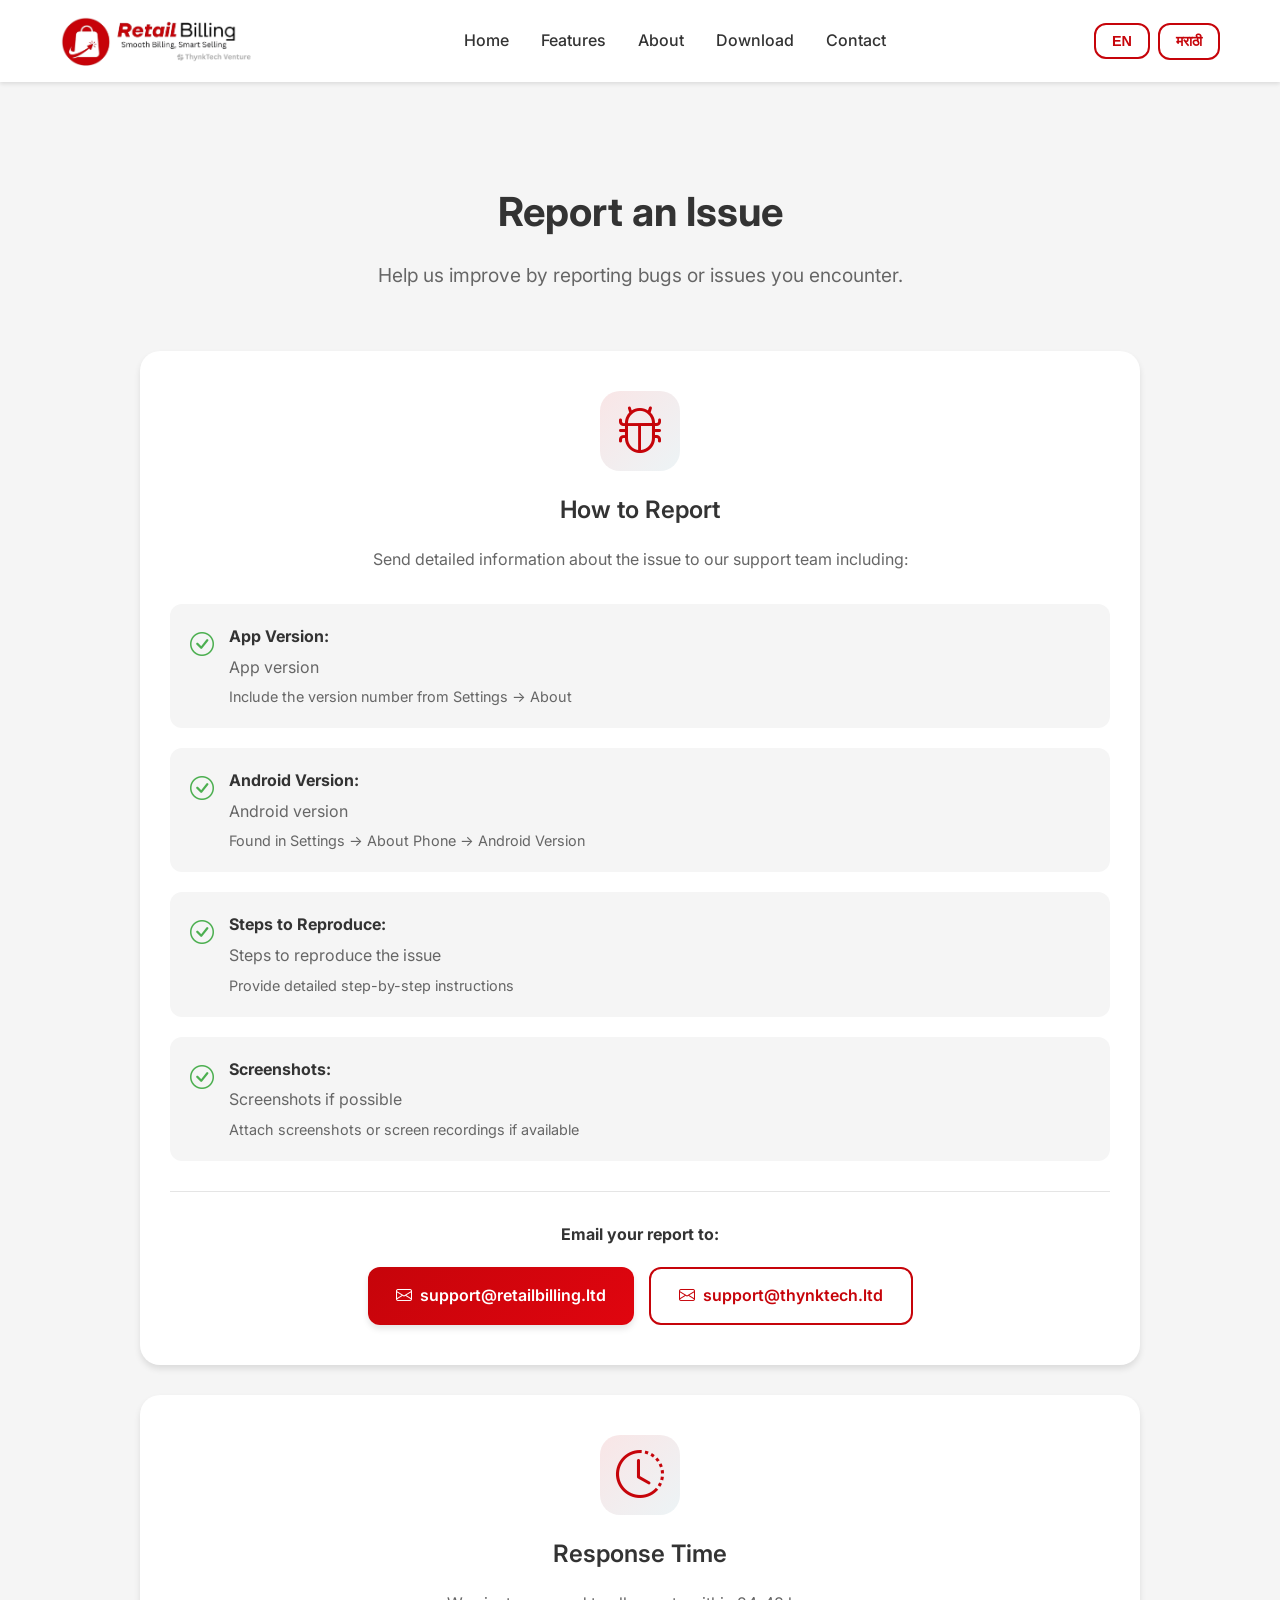
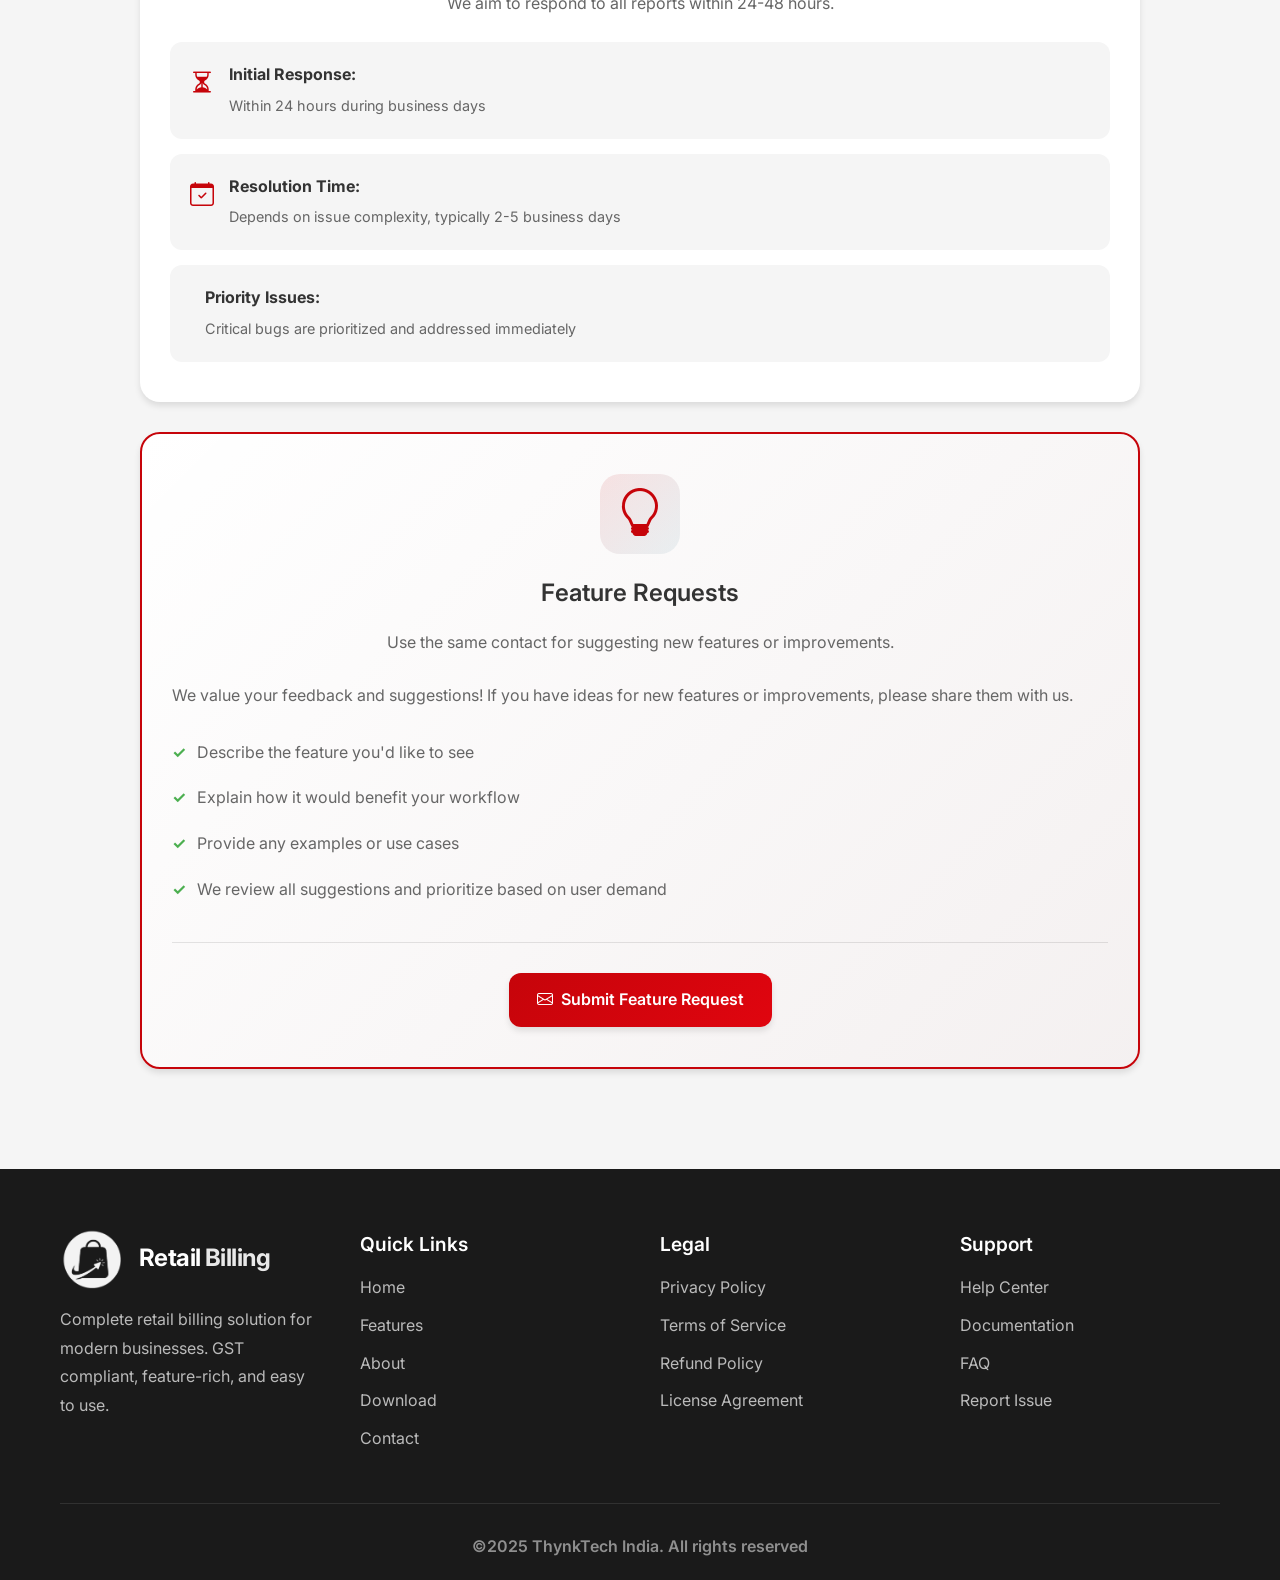
<file: report.html>
<!DOCTYPE html>
<html lang="en">

<head>
    <meta charset="UTF-8">
    <meta name="viewport" content="width=device-width, initial-scale=1.0">
    <meta name="description"
        content="Report Issue - Retail Billing System Support">
    <title>Report Issue - Retail Billing System</title>
    <link rel="stylesheet" href="styles.css">
    <link rel="preconnect" href="https://fonts.googleapis.com">
    <link rel="preconnect" href="https://fonts.gstatic.com" crossorigin>
    <link href="https://fonts.googleapis.com/css2?family=Inter:wght@300;400;500;600;700;800&display=swap"
        rel="stylesheet">
    <link rel="stylesheet" href="https://cdn.jsdelivr.net/npm/bootstrap-icons@1.10.5/font/bootstrap-icons.css">
</head>

<body>
    <!-- Header -->
    <header class="header">
        <nav class="navbar">
            <div class="container">
                <div class="nav-wrapper">
                    <div class="logo">
                        <img src="assets/retail-billing-horizontal-removebg-preview.png" alt="Retail Billing Logo" class="logo-horizontal">
                    </div>
                    <button class="mobile-menu-toggle" aria-label="Toggle menu">
                        <span></span>
                        <span></span>
                        <span></span>
                    </button>
                    <ul class="nav-menu">
                        <li><a href="index.html" class="nav-link" data-lang="nav.home">Home</a></li>
                        <li><a href="features.html" class="nav-link" data-lang="nav.features">Features</a></li>
                        <li><a href="about.html" class="nav-link" data-lang="nav.about">About</a></li>
                        <li><a href="download.html" class="nav-link" data-lang="nav.download">Download</a></li>
                        <li><a href="contact.html" class="nav-link" data-lang="nav.contact">Contact</a></li>
                    </ul>
                    <div class="language-switcher">
                        <button class="btn btn-secondary active" data-lang-code="en">EN</button>
                        <button class="btn btn-secondary" data-lang-code="mr">मराठी</button>
                    </div>
                </div>
            </div>
        </nav>
    </header>

    <!-- Report Issue Section -->
    <section class="report-section">
        <div class="container">
            <div class="section-header">
                <h2 class="section-title" data-lang="report.title">Report an Issue</h2>
                <p class="section-subtitle" data-lang="report.description">
                    Help us improve by reporting bugs or issues you encounter.
                </p>
            </div>

            <div class="report-content">
                <div class="report-card">
                    <div class="report-icon">
                        <i class="bi bi-bug" aria-hidden="true" style="font-size:48px"></i>
                    </div>
                    <h3 class="report-title" data-lang="report.sections.howTo.title">How to Report</h3>
                    <p class="report-description" data-lang="report.sections.howTo.desc">
                        Send detailed information about the issue to our support team including:
                    </p>
                    <div class="report-list">
                        <div class="report-item">
                            <i class="bi bi-check-circle" aria-hidden="true"></i>
                            <div>
                                <strong data-lang="report.sections.howTo.appVersion">App Version:</strong>
                                <span data-lang="report.sections.howTo.items.0">App version</span>
                                <p data-lang="report.sections.howTo.appVersionDesc">Include the version number from Settings → About</p>
                            </div>
                        </div>
                        <div class="report-item">
                            <i class="bi bi-check-circle" aria-hidden="true"></i>
                            <div>
                                <strong data-lang="report.sections.howTo.androidVersion">Android Version:</strong>
                                <span data-lang="report.sections.howTo.items.1">Android version</span>
                                <p data-lang="report.sections.howTo.androidVersionDesc">Found in Settings → About Phone → Android Version</p>
                            </div>
                        </div>
                        <div class="report-item">
                            <i class="bi bi-check-circle" aria-hidden="true"></i>
                            <div>
                                <strong data-lang="report.sections.howTo.stepsToReproduce">Steps to Reproduce:</strong>
                                <span data-lang="report.sections.howTo.items.2">Steps to reproduce the issue</span>
                                <p data-lang="report.sections.howTo.stepsToReproduceDesc">Provide detailed step-by-step instructions</p>
                            </div>
                        </div>
                        <div class="report-item">
                            <i class="bi bi-check-circle" aria-hidden="true"></i>
                            <div>
                                <strong data-lang="report.sections.howTo.screenshots">Screenshots:</strong>
                                <span data-lang="report.sections.howTo.items.3">Screenshots if possible</span>
                                <p data-lang="report.sections.howTo.screenshotsDesc">Attach screenshots or screen recordings if available</p>
                            </div>
                        </div>
                    </div>
                    <div class="report-contact">
                        <p><strong data-lang="report.sections.howTo.emailReport">Email your report to:</strong></p>
                        <div class="report-email-links">
                            <a href="mailto:support@retailbilling.ltd?subject=Bug Report" class="btn btn-primary">
                                <i class="bi bi-envelope" aria-hidden="true"></i>
                                support@retailbilling.ltd
                            </a>
                            <a href="mailto:support@thynktech.ltd?subject=Bug Report" class="btn btn-secondary">
                                <i class="bi bi-envelope" aria-hidden="true"></i>
                                support@thynktech.ltd
                            </a>
                        </div>
                    </div>
                </div>

                <div class="report-card">
                    <div class="report-icon">
                        <i class="bi bi-clock-history" aria-hidden="true" style="font-size:48px"></i>
                    </div>
                    <h3 class="report-title" data-lang="report.sections.response.title">Response Time</h3>
                    <p class="report-description" data-lang="report.sections.response.desc">
                        We aim to respond to all reports within 24-48 hours.
                    </p>
                    <div class="report-info">
                        <div class="info-item">
                            <i class="bi bi-hourglass-split" aria-hidden="true"></i>
                            <div>
                                <strong data-lang="report.sections.response.initialResponse">Initial Response:</strong>
                                <p data-lang="report.sections.response.initialResponseDesc">Within 24 hours during business days</p>
                            </div>
                        </div>
                        <div class="info-item">
                            <i class="bi bi-calendar-check" aria-hidden="true"></i>
                            <div>
                                <strong data-lang="report.sections.response.resolutionTime">Resolution Time:</strong>
                                <p data-lang="report.sections.response.resolutionTimeDesc">Depends on issue complexity, typically 2-5 business days</p>
                            </div>
                        </div>
                        <div class="info-item">
                            <i class="bi bi-priority-high" aria-hidden="true"></i>
                            <div>
                                <strong data-lang="report.sections.response.priorityIssues">Priority Issues:</strong>
                                <p data-lang="report.sections.response.priorityIssuesDesc">Critical bugs are prioritized and addressed immediately</p>
                            </div>
                        </div>
                    </div>
                </div>

                <div class="report-card report-card-highlight">
                    <div class="report-icon">
                        <i class="bi bi-lightbulb" aria-hidden="true" style="font-size:48px"></i>
                    </div>
                    <h3 class="report-title" data-lang="report.sections.features.title">Feature Requests</h3>
                    <p class="report-description" data-lang="report.sections.features.desc">
                        Use the same contact for suggesting new features or improvements.
                    </p>
                    <div class="report-info">
                        <p data-lang="report.sections.features.description">We value your feedback and suggestions! If you have ideas for new features or improvements, please share them with us.</p>
                        <ul>
                            <li data-lang="report.sections.features.items.0">Describe the feature you'd like to see</li>
                            <li data-lang="report.sections.features.items.1">Explain how it would benefit your workflow</li>
                            <li data-lang="report.sections.features.items.2">Provide any examples or use cases</li>
                            <li data-lang="report.sections.features.items.3">We review all suggestions and prioritize based on user demand</li>
                        </ul>
                        <div class="report-contact">
                            <a href="mailto:support@retailbilling.ltd?subject=Feature Request" class="btn btn-primary">
                                <i class="bi bi-envelope" aria-hidden="true"></i>
                                <span data-lang="report.sections.features.submitBtn">Submit Feature Request</span>
                            </a>
                        </div>
                    </div>
                </div>
            </div>
        </div>
    </section>

    <!-- Footer -->
    <footer class="footer">
        <div class="container">
            <div class="footer-content">
                <div class="footer-section">
                    <div class="footer-logo">
                        <img src="assets/retail-billing-bag-bgless.png" alt="Retail Billing Icon"
                            class="logo-icon footer-logo-icon">
                        <div class="logo-text-wrapper footer-logo-text">
                            <span class="logo-text-retail footer-retail">Retail</span>
                            <span class="logo-text-billing footer-billing">Billing</span>
                        </div>
                    </div>
                    <p class="footer-description" data-lang="footer.description">
                        Complete retail billing solution for modern businesses. GST compliant, feature-rich, and easy to
                        use.
                    </p>
                </div>
                <div class="footer-section">
                    <h4 class="footer-title" data-lang="footer.sections.quickLinks">Quick Links</h4>
                    <ul class="footer-links">
                        <li><a href="index.html" data-lang="nav.home">Home</a></li>
                        <li><a href="features.html" data-lang="nav.features">Features</a></li>
                        <li><a href="about.html" data-lang="nav.about">About</a></li>
                        <li><a href="download.html" data-lang="nav.download">Download</a></li>
                        <li><a href="contact.html" data-lang="nav.contact">Contact</a></li>
                    </ul>
                </div>
                <div class="footer-section">
                    <h4 class="footer-title" data-lang="footer.sections.legal">Legal</h4>
                    <ul class="footer-links">
                        <li><a href="privacy.html" data-lang="footer.links.privacy">Privacy Policy</a></li>
                        <li><a href="terms.html" data-lang="footer.links.terms">Terms of Service</a></li>
                        <li><a href="refund.html" data-lang="footer.links.refund">Refund Policy</a></li>
                        <li><a href="license.html" data-lang="footer.links.license">License Agreement</a></li>
                    </ul>
                </div>
                <div class="footer-section">
                    <h4 class="footer-title" data-lang="footer.sections.support">Support</h4>
                    <ul class="footer-links">
                        <li><a href="help.html" data-lang="footer.links.help">Help Center</a></li>
                        <li><a href="docs.html" data-lang="footer.links.docs">Documentation</a></li>
                        <li><a href="faq.html" data-lang="footer.links.faq">FAQ</a></li>
                        <li><a href="report.html" data-lang="footer.links.report">Report Issue</a></li>
                    </ul>
                </div>
            </div>
            <div class="footer-bottom">
                <a href="thynktech.ltd" target="_blank" class="footer-credit">
                    <p data-lang="footer.copyright">&copy;2025 ThynkTech India. All rights reserved</p>
                </a>
            </div>
        </div>
    </footer>

    <script src="translations.js"></script>
    <script src="script.js"></script>
</body>

</html>
</file>
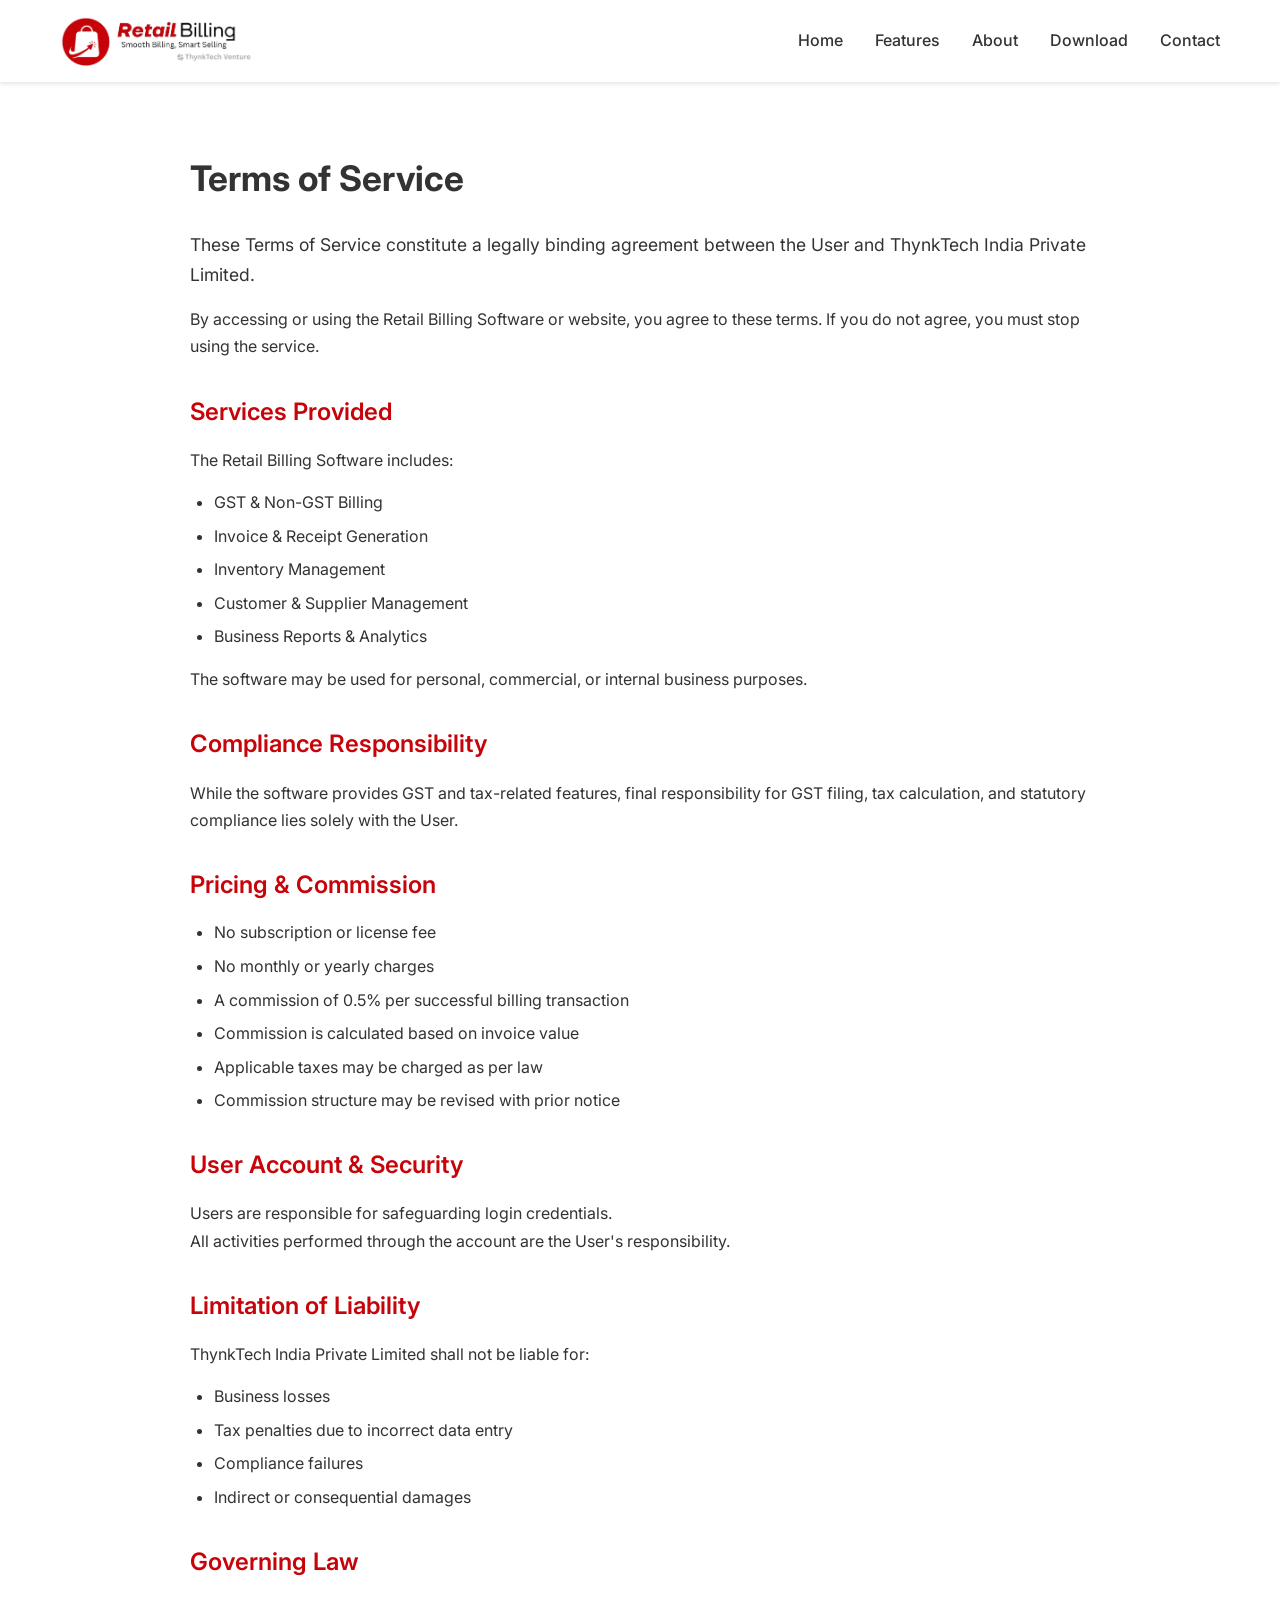
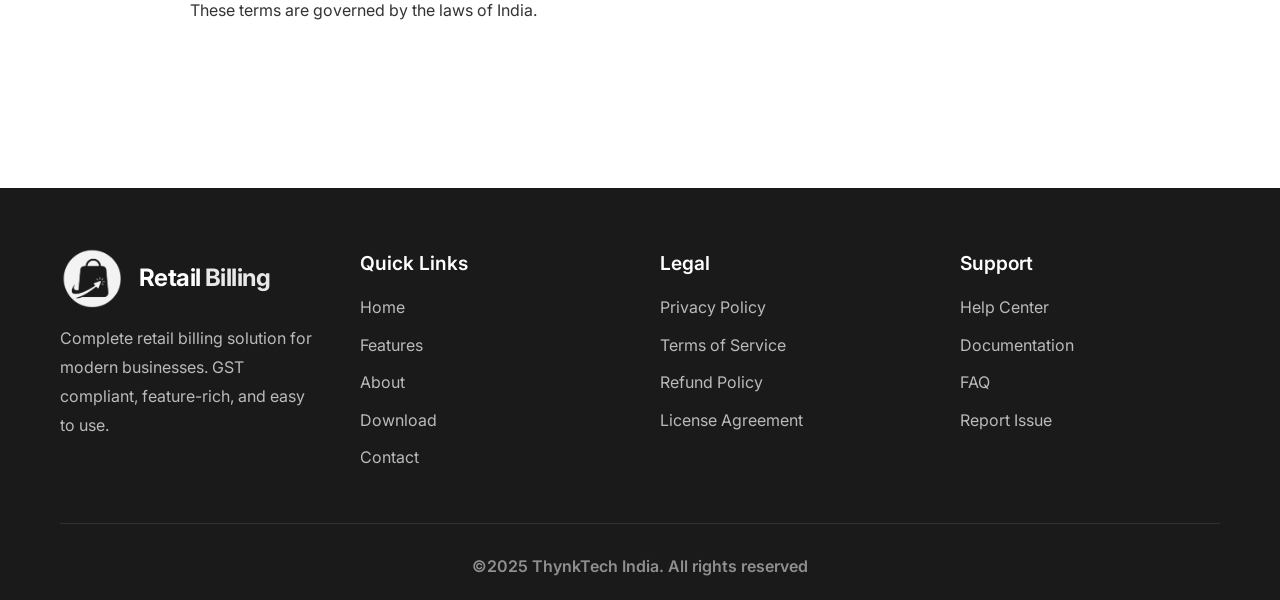
<file: terms.html>
<!DOCTYPE html>
<html lang="en">

<head>
    <meta charset="UTF-8">
    <meta name="viewport" content="width=device-width, initial-scale=1.0">
    <meta name="description"
        content="Terms of Service - Retail Billing System">
    <title>Terms of Service - Retail Billing System</title>
    <link rel="stylesheet" href="styles.css">
    <link rel="preconnect" href="https://fonts.googleapis.com">
    <link rel="preconnect" href="https://fonts.gstatic.com" crossorigin>
    <link href="https://fonts.googleapis.com/css2?family=Inter:wght@300;400;500;600;700;800&display=swap"
        rel="stylesheet">
    <link rel="stylesheet" href="https://cdn.jsdelivr.net/npm/bootstrap-icons@1.10.5/font/bootstrap-icons.css">
</head>

<body>
    <!-- Header -->
    <header class="header">
        <nav class="navbar">
            <div class="container">
                <div class="nav-wrapper">
                    <div class="logo">
                        <img src="assets/retail-billing-horizontal-removebg-preview.png" alt="Retail Billing Logo" class="logo-horizontal">
                    </div>
                    <button class="mobile-menu-toggle" aria-label="Toggle menu">
                        <span></span>
                        <span></span>
                        <span></span>
                    </button>
                    <ul class="nav-menu">
                        <li><a href="index.html" class="nav-link">Home</a></li>
                        <li><a href="features.html" class="nav-link">Features</a></li>
                        <li><a href="about.html" class="nav-link">About</a></li>
                        <li><a href="download.html" class="nav-link">Download</a></li>
                        <li><a href="contact.html" class="nav-link">Contact</a></li>
                    </ul>
                </div>
            </div>
        </nav>
    </header>

    <!-- Terms of Service Section -->
    <section class="about">
        <div class="container">
            <div class="about-content">
                <div class="about-text">
                    <h2 class="section-title">Terms of Service</h2>
                    <p class="about-description">
                        These Terms of Service constitute a legally binding agreement between the User and ThynkTech India Private Limited.
                    </p>
                    <p>
                        By accessing or using the Retail Billing Software or website, you agree to these terms. If you do not agree, you must stop using the service.
                    </p>
                    <h3>Services Provided</h3>
                    <p>The Retail Billing Software includes:</p>
                    <ul>
                        <li>GST & Non-GST Billing</li>
                        <li>Invoice & Receipt Generation</li>
                        <li>Inventory Management</li>
                        <li>Customer & Supplier Management</li>
                        <li>Business Reports & Analytics</li>
                    </ul>
                    <p>The software may be used for personal, commercial, or internal business purposes.</p>
                    <h3>Compliance Responsibility</h3>
                    <p>
                        While the software provides GST and tax-related features, final responsibility for GST filing, tax calculation, and statutory compliance lies solely with the User.
                    </p>
                    <h3>Pricing & Commission</h3>
                    <ul>
                        <li>No subscription or license fee</li>
                        <li>No monthly or yearly charges</li>
                        <li>A commission of 0.5% per successful billing transaction</li>
                        <li>Commission is calculated based on invoice value</li>
                        <li>Applicable taxes may be charged as per law</li>
                        <li>Commission structure may be revised with prior notice</li>
                    </ul>
                    <h3>User Account & Security</h3>
                    <p>
                        Users are responsible for safeguarding login credentials.<br>
                        All activities performed through the account are the User's responsibility.
                    </p>
                    <h3>Limitation of Liability</h3>
                    <p>ThynkTech India Private Limited shall not be liable for:</p>
                    <ul>
                        <li>Business losses</li>
                        <li>Tax penalties due to incorrect data entry</li>
                        <li>Compliance failures</li>
                        <li>Indirect or consequential damages</li>
                    </ul>
                    <h3>Governing Law</h3>
                    <p>
                        These terms are governed by the laws of India.
                    </p>
                </div>
            </div>
        </div>
    </section>

    <!-- Footer -->
    <footer class="footer">
        <div class="container">
            <div class="footer-content">
                <div class="footer-section">
                    <div class="footer-logo">
                        <img src="assets/retail-billing-bag-bgless.png" alt="Retail Billing Icon"
                            class="logo-icon footer-logo-icon">
                        <div class="logo-text-wrapper footer-logo-text">
                            <span class="logo-text-retail footer-retail">Retail</span>
                            <span class="logo-text-billing footer-billing">Billing</span>
                        </div>
                    </div>
                    <p class="footer-description">
                        Complete retail billing solution for modern businesses. GST compliant, feature-rich, and easy to
                        use.
                    </p>
                </div>
                <div class="footer-section">
                    <h4 class="footer-title">Quick Links</h4>
                    <ul class="footer-links">
                        <li><a href="index.html">Home</a></li>
                        <li><a href="features.html">Features</a></li>
                        <li><a href="about.html">About</a></li>
                        <li><a href="download.html">Download</a></li>
                        <li><a href="contact.html">Contact</a></li>
                    </ul>
                </div>
                <div class="footer-section">
                    <h4 class="footer-title">Legal</h4>
                    <ul class="footer-links">
                        <li><a href="privacy.html">Privacy Policy</a></li>
                        <li><a href="terms.html">Terms of Service</a></li>
                        <li><a href="refund.html">Refund Policy</a></li>
                        <li><a href="license.html">License Agreement</a></li>
                    </ul>
                </div>
                <div class="footer-section">
                    <h4 class="footer-title">Support</h4>
                    <ul class="footer-links">
                        <li><a href="help.html">Help Center</a></li>
                        <li><a href="docs.html">Documentation</a></li>
                        <li><a href="faq.html">FAQ</a></li>
                        <li><a href="report.html">Report Issue</a></li>
                    </ul>
                </div>
            </div>
            <div class="footer-bottom">
                <a href="thynktech.ltd" target="_blank" class="footer-credit">
                    <p>&copy;2025 ThynkTech India. All rights reserved</p>
                </a>
            </div>
        </div>
    </footer>

    <script src="script.js"></script>
</body>

</html>
</file>
<file: styles.css>
/* ============================================
   CSS Variables & Reset
   ============================================ */

:root {
    --primary-color: #c6040a;
    --secondary-color: #4a90a4;
    --success-color: #4CAF50;
    --background: #F5F5F5;
    --text-dark: #333;
    --text-light: #666;
    --white: #FFFFFF;
    --shadow-sm: 0 2px 4px rgba(0, 0, 0, 0.1);
    --shadow-md: 0 4px 6px rgba(0, 0, 0, 0.1);
    --shadow-lg: 0 10px 25px rgba(0, 0, 0, 0.15);
    --shadow-xl: 0 20px 40px rgba(0, 0, 0, 0.2);
    --transition: all 0.3s ease;
    --border-radius: 12px;
    --border-radius-lg: 20px;
}

* {
    margin: 0;
    padding: 0;
    box-sizing: border-box;
}

html {
    scroll-behavior: smooth;
}

body {
    font-family: 'Inter', -apple-system, BlinkMacSystemFont, 'Segoe UI', Roboto, Oxygen, Ubuntu, Cantarell, sans-serif;
    line-height: 1.6;
    color: var(--text-dark);
    background-color: var(--white);
    overflow-x: hidden;
}

.container {
    max-width: 1200px;
    margin: 0 auto;
    padding: 0 20px;
}

/* ============================================
   Header & Navigation
   ============================================ */

.header {
    position: fixed;
    top: 0;
    left: 0;
    right: 0;
    background: rgba(255, 255, 255, 0.95);
    backdrop-filter: blur(10px);
    box-shadow: var(--shadow-sm);
    z-index: 1000;
    transition: var(--transition);
}

.navbar {
    padding: 1rem 0;
}

.nav-wrapper {
    display: flex;
    justify-content: space-between;
    align-items: center;
}

.logo {
    display: flex;
    align-items: center;
    gap: 12px;
    text-decoration: none;
    color: var(--text-dark);
}

.logo-horizontal {
    height: 50px;
    width: auto;
    max-width: 200px;
    object-fit: contain;
    transition: var(--transition);
    flex-shrink: 0;
}

.logo-horizontal:hover {
    transform: scale(1.05);
}

.logo-icon {
    height: 50px;
    width: auto;
    object-fit: contain;
    transition: var(--transition);
    flex-shrink: 0;
}

.logo-icon:hover {
    transform: scale(1.05);
}

.logo-text-wrapper {
    display: flex;
    align-items: baseline;
    gap: 4px;
    line-height: 1.2;
}

.logo-text-retail {
    font-size: 1.5rem;
    font-weight: 700;
    color: var(--primary-color);
    letter-spacing: -0.5px;
}

.logo-text-billing {
    font-size: 1.5rem;
    font-weight: 700;
    color: var(--text-dark);
    letter-spacing: -0.5px;
}

.logo-placeholder {
    width: 48px;
    height: 48px;
    background: linear-gradient(135deg, var(--primary-color), var(--secondary-color));
    border-radius: var(--border-radius);
    display: flex;
    align-items: center;
    justify-content: center;
    box-shadow: var(--shadow-md);
}

.logo-text {
    color: var(--white);
    font-weight: 700;
    font-size: 1.2rem;
}

.logo-name {
    font-weight: 700;
    font-size: 1.2rem;
    color: var(--text-dark);
}

.nav-menu {
    display: flex;
    list-style: none;
    gap: 2rem;
    align-items: center;
}

.nav-link {
    text-decoration: none;
    color: var(--text-dark);
    font-weight: 500;
    transition: var(--transition);
    position: relative;
}

.nav-link::after {
    content: '';
    position: absolute;
    bottom: -5px;
    left: 0;
    width: 0;
    height: 2px;
    background: var(--primary-color);
    transition: var(--transition);
}

.nav-link:hover {
    color: var(--primary-color);
}

.nav-link:hover::after {
    width: 100%;
}

.language-switcher {
    display: flex;
    gap: 0.5rem;
    align-items: center;
}

.language-switcher .btn {
    padding: 8px 16px;
    font-size: 0.9rem;
    font-weight: 600;
}

.mobile-menu-toggle {
    display: none;
    flex-direction: column;
    gap: 5px;
    background: none;
    border: none;
    cursor: pointer;
    padding: 5px;
}

.mobile-menu-toggle span {
    width: 25px;
    height: 3px;
    background: var(--text-dark);
    border-radius: 3px;
    transition: var(--transition);
}

/* ============================================
   Hero Section
   ============================================ */

.hero {
    margin-top: 80px;
    padding: 80px 0 120px;
    background: linear-gradient(135deg, #ffffff 0%, #f8f9fa 100%);
    position: relative;
    overflow: hidden;
}

.hero::before {
    content: '';
    position: absolute;
    top: -50%;
    right: -10%;
    width: 600px;
    height: 600px;
    background: radial-gradient(circle, rgba(198, 4, 10, 0.1) 0%, transparent 70%);
    border-radius: 50%;
    z-index: 0;
}

.hero-content {
    display: grid;
    grid-template-columns: 1fr 1fr;
    gap: 60px;
    align-items: center;
    position: relative;
    z-index: 1;
}

.hero-text {
    animation: fadeInUp 0.8s ease;
}

.hero-title {
    font-size: 3.5rem;
    font-weight: 800;
    line-height: 1.2;
    margin-bottom: 1.5rem;
    background: linear-gradient(135deg, var(--primary-color), var(--secondary-color));
    -webkit-background-clip: text;
    -webkit-text-fill-color: transparent;
    background-clip: text;
}

.hero-subtitle {
    font-size: 1.25rem;
    color: var(--text-light);
    margin-bottom: 2rem;
    line-height: 1.8;
}

.hero-cta {
    display: flex;
    gap: 1rem;
    margin-bottom: 3rem;
    flex-wrap: wrap;
}

.btn {
    display: inline-flex;
    align-items: center;
    gap: 8px;
    padding: 14px 28px;
    border-radius: var(--border-radius);
    text-decoration: none;
    font-weight: 600;
    transition: var(--transition);
    border: none;
    cursor: pointer;
    font-size: 1rem;
}

.btn-primary {
    background: linear-gradient(135deg, var(--primary-color), #e0050f);
    color: var(--white);
    box-shadow: var(--shadow-md);
}

.btn-primary:hover {
    transform: translateY(-2px);
    box-shadow: var(--shadow-lg);
}

.btn-secondary {
    background: var(--white);
    color: var(--primary-color);
    border: 2px solid var(--primary-color);
}

.btn-secondary:hover {
    background: var(--primary-color);
    color: var(--white);
}

.btn-large {
    padding: 18px 36px;
    font-size: 1.1rem;
}

.hero-stats {
    display: flex;
    gap: 2rem;
    flex-wrap: wrap;
}

.stat-item {
    display: flex;
    flex-direction: column;
}

.stat-number {
    font-size: 2rem;
    font-weight: 700;
    color: var(--primary-color);
}

.stat-label {
    font-size: 0.9rem;
    color: var(--text-light);
}

.hero-image {
    display: flex;
    justify-content: center;
    align-items: center;
    animation: fadeInRight 0.8s ease;
}

.phone-mockup {
    width: 300px;
    height: 600px;
    background: linear-gradient(135deg, #1a1a1a, #2d2d2d);
    border-radius: 16px;
    padding: 8px; /* reduce bezel */
    box-shadow: var(--shadow-xl);
    position: relative;
}

.phone-mockup::before {
    content: '';
    position: absolute;
    top: 15px;
    left: 50%;
    transform: translateX(-50%);
    width: 100px;
    height: 12px; /* smaller notch */
    background: rgba(255,255,255,0.03);
    border-radius: 0 0 6px 6px;
}

.phone-screen {
    width: 100%;
    height: 100%;
    background: var(--white);
    border-radius: 10px;
    overflow: hidden;
    position: relative;
    display: flex;
    align-items: center;
    justify-content: center;
}

.hero-screenshot {
    width: 100%;
    height: 100%;
    object-fit: contain;
    display: block;
    padding: 10px;
    background: var(--white);
}

.hero-wave {
    position: absolute;
    bottom: 0;
    left: 0;
    width: 100%;
    height: 120px;
    overflow: hidden;
}

.hero-wave svg {
    width: 100%;
    height: 100%;
}

.hero-voice-badge {
    display: inline-flex;
    align-items: center;
    gap: 10px;
    padding: 12px 20px;
    background: linear-gradient(135deg, rgba(198, 4, 10, 0.1), rgba(74, 144, 164, 0.1));
    border: 2px solid var(--primary-color);
    border-radius: 50px;
    margin-bottom: 2rem;
    color: var(--primary-color);
    font-weight: 500;
    animation: pulse 2s ease-in-out infinite;
}

.hero-voice-badge svg {
    color: var(--primary-color);
    flex-shrink: 0;
}

@keyframes pulse {
    0%, 100% {
        transform: scale(1);
        box-shadow: 0 0 0 0 rgba(198, 4, 10, 0.4);
    }
    50% {
        transform: scale(1.02);
        box-shadow: 0 0 0 8px rgba(198, 4, 10, 0);
    }
}

/* ============================================
   Voice Assistant Feature Section
   ============================================ */

.voice-assistant-feature {
    padding: 100px 0;
    background: linear-gradient(135deg, #ffffff 0%, #f8f9fa 100%);
    position: relative;
    overflow: hidden;
}

.voice-assistant-feature::before {
    content: '';
    position: absolute;
    top: -50%;
    right: -10%;
    width: 600px;
    height: 600px;
    background: radial-gradient(circle, rgba(198, 4, 10, 0.08) 0%, transparent 70%);
    border-radius: 50%;
    z-index: 0;
}

.voice-assistant-content {
    display: grid;
    grid-template-columns: 1fr 1fr;
    gap: 60px;
    align-items: center;
    position: relative;
    z-index: 1;
}

.voice-assistant-visual {
    display: flex;
    justify-content: center;
    align-items: center;
}

.voice-animation {
    position: relative;
    width: 300px;
    height: 300px;
    display: flex;
    align-items: center;
    justify-content: center;
}

.voice-icon-center {
    position: absolute;
    width: 120px;
    height: 120px;
    background: linear-gradient(135deg, var(--primary-color), var(--secondary-color));
    border-radius: 50%;
    display: flex;
    align-items: center;
    justify-content: center;
    color: var(--white);
    z-index: 10;
    box-shadow: var(--shadow-lg);
}

.voice-circle {
    position: absolute;
    border: 3px solid var(--primary-color);
    border-radius: 50%;
    opacity: 0.3;
}

.voice-circle-1 {
    width: 200px;
    height: 200px;
    animation: voicePulse 2s ease-in-out infinite;
}

.voice-circle-2 {
    width: 250px;
    height: 250px;
    animation: voicePulse 2s ease-in-out infinite 0.3s;
}

.voice-circle-3 {
    width: 300px;
    height: 300px;
    animation: voicePulse 2s ease-in-out infinite 0.6s;
}

@keyframes voicePulse {
    0% {
        transform: scale(0.8);
        opacity: 0.3;
    }
    50% {
        transform: scale(1);
        opacity: 0.1;
    }
    100% {
        transform: scale(0.8);
        opacity: 0.3;
    }
}

.voice-assistant-text {
    animation: fadeInUp 0.8s ease;
}

.feature-badge {
    display: inline-block;
    padding: 8px 16px;
    background: linear-gradient(135deg, var(--primary-color), #e0050f);
    color: var(--white);
    border-radius: 50px;
    font-size: 0.9rem;
    font-weight: 600;
    margin-bottom: 1.5rem;
    box-shadow: var(--shadow-md);
}

.voice-assistant-description {
    font-size: 1.1rem;
    color: var(--text-light);
    line-height: 1.8;
    margin-bottom: 2rem;
}

.voice-features-list {
    display: flex;
    flex-direction: column;
    gap: 1.5rem;
}

.voice-feature-item {
    display: flex;
    gap: 15px;
    align-items: flex-start;
}

.voice-feature-item svg {
    color: var(--success-color);
    flex-shrink: 0;
    margin-top: 4px;
}

.voice-feature-item h4 {
    font-size: 1.1rem;
    font-weight: 600;
    color: var(--text-dark);
    margin-bottom: 0.5rem;
}

.voice-feature-item p {
    color: var(--text-light);
    line-height: 1.6;
}

.feature-card-highlight {
    position: relative;
    border: 2px solid var(--primary-color);
    background: linear-gradient(135deg, rgba(255, 255, 255, 1) 0%, rgba(198, 4, 10, 0.02) 100%);
}

.feature-badge-small {
    position: absolute;
    top: 15px;
    right: 15px;
    padding: 6px 12px;
    background: linear-gradient(135deg, var(--primary-color), #e0050f);
    color: var(--white);
    border-radius: 20px;
    font-size: 0.75rem;
    font-weight: 600;
    box-shadow: var(--shadow-sm);
}

/* ============================================
   Features Section
   ============================================ */

.features {
    padding: 100px 0;
    background: var(--background);
}

.section-header {
    text-align: center;
    margin-bottom: 60px;
}

.section-title {
    font-size: 2.5rem;
    font-weight: 700;
    margin-bottom: 1rem;
    color: var(--text-dark);
}

.section-subtitle {
    font-size: 1.2rem;
    color: var(--text-light);
}

.features-grid {
    display: grid;
    grid-template-columns: repeat(auto-fit, minmax(280px, 1fr));
    gap: 30px;
}

.feature-card {
    background: var(--white);
    padding: 40px 30px;
    border-radius: var(--border-radius-lg);
    box-shadow: var(--shadow-md);
    transition: var(--transition);
    text-align: center;
}

.feature-card:hover {
    transform: translateY(-10px);
    box-shadow: var(--shadow-lg);
}

.feature-icon {
    width: 80px;
    height: 80px;
    margin: 0 auto 20px;
    background: linear-gradient(135deg, rgba(198, 4, 10, 0.1), rgba(74, 144, 164, 0.1));
    border-radius: 20px;
    display: flex;
    align-items: center;
    justify-content: center;
    color: var(--primary-color);
}

.feature-title {
    font-size: 1.5rem;
    font-weight: 600;
    margin-bottom: 1rem;
    color: var(--text-dark);
}

.feature-description {
    color: var(--text-light);
    line-height: 1.8;
}

/* ============================================
   About Section
   ============================================ */

.about {
    margin-top: 50px;
    padding: 100px 0;
    background: var(--white);
}

.about-content {
    max-width: 1200px;
    margin: 0 auto;
}

.about-text {
    text-align: left;
    margin-bottom: 4rem;
    max-width: 900px;
    margin-left: auto;
    margin-right: auto;
}

.about-description {
    font-size: 1.1rem;
    color: var(--text-light);
    line-height: 1.8;
    margin-bottom: 2rem;
    max-width: 900px;
    margin-left: auto;
    margin-right: auto;
    text-align: left;
}

.benefits-grid {
    display: grid;
    grid-template-columns: repeat(auto-fit, minmax(280px, 1fr));
    gap: 30px;
    margin-top: 3rem;
}

.benefit-card {
    background: var(--white);
    border-radius: var(--border-radius-lg);
    overflow: hidden;
    box-shadow: var(--shadow-md);
    transition: var(--transition);
    display: flex;
    flex-direction: column;
    height: 100%;
}

.benefit-card:hover {
    transform: translateY(-8px);
    box-shadow: var(--shadow-lg);
}

.benefit-image-wrapper {
    width: 100%;
    height: 200px;
    overflow: hidden;
    position: relative;
    background: var(--background);
}

.benefit-image {
    width: 100%;
    height: 100%;
    object-fit: cover;
    transition: var(--transition);
}

.benefit-card:hover .benefit-image {
    transform: scale(1.1);
}

.benefit-content {
    padding: 25px;
    display: flex;
    flex-direction: column;
    gap: 12px;
    flex-grow: 1;
}

.benefit-content svg {
    color: var(--success-color);
    flex-shrink: 0;
    width: 24px;
    height: 24px;
}

.benefit-content h4 {
    font-size: 1.2rem;
    font-weight: 600;
    color: var(--text-dark);
    margin: 0;
}

.benefit-content p {
    color: var(--text-light);
    line-height: 1.6;
    margin: 0;
    font-size: 0.95rem;
}

/* ============================================
   Screenshots Section
   ============================================ */

.screenshots {
    padding: 100px 0;
    background: var(--background);
    position: relative;
}

.screenshots-grid {
    display: grid;
    grid-template-columns: repeat(auto-fit, minmax(220px, 1fr));
    gap: 30px;
    align-items: start;
    max-width: 1200px;
    margin: 0 auto;
}

@media (min-width: 1200px) {
    .screenshots-grid {
        grid-template-columns: repeat(5, 1fr);
    }
}

.screenshot-item {
    text-align: center;
    transition: var(--transition);
}

.screenshot-item:hover {
    transform: translateY(-5px);
}

.screenshot-image-wrapper {
    width: 100%;
    aspect-ratio: 9/16;
    border-radius: var(--border-radius-lg);
    overflow: hidden;
    box-shadow: var(--shadow-md);
    transition: var(--transition);
    margin-bottom: 1rem;
    background: var(--white);
    position: relative;
    border: 3px solid transparent;
}

.screenshot-image-wrapper::before {
    content: '';
    position: absolute;
    top: 0;
    left: 0;
    right: 0;
    bottom: 0;
    background: linear-gradient(135deg, rgba(198, 4, 10, 0) 0%, rgba(198, 4, 10, 0.1) 100%);
    opacity: 0;
    transition: var(--transition);
    z-index: 1;
    pointer-events: none;
}

.screenshot-image-wrapper:hover {
    transform: scale(1.03);
    box-shadow: var(--shadow-xl);
    border-color: var(--primary-color);
}

.screenshot-image-wrapper:hover::before {
    opacity: 1;
}

.screenshot-image-wrapper:hover .screenshot-overlay {
    opacity: 1;
    transform: translate(-50%, -50%) scale(1);
}

.screenshot-image {
    width: 100%;
    height: 100%;
    object-fit: cover;
    display: block;
    transition: var(--transition);
}

.screenshot-image-wrapper:hover .screenshot-image {
    transform: scale(1.1);
}

.screenshot-overlay {
    position: absolute;
    top: 50%;
    left: 50%;
    transform: translate(-50%, -50%) scale(0.8);
    width: 70px;
    height: 70px;
    background: rgba(255, 255, 255, 0.95);
    border-radius: 50%;
    display: flex;
    align-items: center;
    justify-content: center;
    color: var(--primary-color);
    opacity: 0;
    transition: var(--transition);
    z-index: 2;
    box-shadow: var(--shadow-lg);
    backdrop-filter: blur(10px);
}

.screenshot-overlay svg {
    width: 32px;
    height: 32px;
}

.screenshot-placeholder {
    width: 100%;
    aspect-ratio: 9/16;
    background: linear-gradient(135deg, var(--primary-color), var(--secondary-color));
    border-radius: var(--border-radius-lg);
    display: flex;
    align-items: center;
    justify-content: center;
    color: var(--white);
    font-weight: 600;
    box-shadow: var(--shadow-md);
    transition: var(--transition);
    margin-bottom: 1rem;
}

.screenshot-placeholder:hover {
    transform: scale(1.05);
    box-shadow: var(--shadow-lg);
}

.screenshot-label {
    font-weight: 600;
    color: var(--text-dark);
    font-size: 1.1rem;
    margin-top: 0.5rem;
    transition: var(--transition);
}

.screenshot-item:hover .screenshot-label {
    color: var(--primary-color);
}

/* ============================================
   Testimonials Section
   ============================================ */

.testimonials {
    padding: 100px 0;
    background: var(--white);
}

.testimonials-grid {
    display: grid;
    grid-template-columns: repeat(auto-fit, minmax(300px, 1fr));
    gap: 30px;
}

.testimonial-card {
    background: var(--background);
    padding: 30px;
    border-radius: var(--border-radius-lg);
    box-shadow: var(--shadow-md);
    transition: var(--transition);
}

.testimonial-card:hover {
    transform: translateY(-5px);
    box-shadow: var(--shadow-lg);
}

.testimonial-rating {
    margin-bottom: 1rem;
}

.star {
    color: #FFD700;
    font-size: 1.2rem;
}

.testimonial-text {
    color: var(--text-light);
    line-height: 1.8;
    margin-bottom: 1.5rem;
    font-style: italic;
}

.testimonial-author {
    display: flex;
    align-items: center;
    gap: 15px;
}

.author-avatar {
    width: 50px;
    height: 50px;
    border-radius: 50%;
    background: linear-gradient(135deg, var(--primary-color), var(--secondary-color));
}

.author-name {
    font-weight: 600;
    color: var(--text-dark);
    margin-bottom: 0.25rem;
}

.author-role {
    font-size: 0.9rem;
    color: var(--text-light);
}

/* ============================================
   Legal Pages Content Styles
   ============================================ */

.about-text h2.section-title {
    text-align: left;
    font-size: 2.2rem;
    margin-bottom: 1.5rem;
}

.about-text h3 {
    font-size: 1.5rem;
    font-weight: 600;
    color: var(--primary-color);
    margin: 2rem 0 1rem 0;
    text-align: left;
}

.about-text h4 {
    font-size: 1.2rem;
    font-weight: 600;
    color: var(--text-dark);
    margin: 1.5rem 0 0.5rem 0;
    text-align: left;
}

.about-text ul {
    margin: 1rem 0;
    padding-left: 1.5rem;
}

.about-text li {
    margin-bottom: 0.5rem;
    line-height: 1.6;
    color: var(--text-dark);
}

.about-text p {
    margin-bottom: 1rem;
    line-height: 1.7;
    color: var(--text-dark);
    text-align: left;
}

.about-text p:last-child {
    margin-bottom: 0;
}

/* ============================================
   Download Section
   ============================================ */

.download {
    padding: 100px 0;
    background: linear-gradient(135deg, var(--primary-color), #e0050f);
    color: var(--white);
}

.download-content {
    max-width: 800px;
    margin: 0 auto;
}

.download-info {
    text-align: center;
}

.download .section-title {
    color: var(--white);
    margin-bottom: 1rem;
    text-align: center;
}

.download-description {
    font-size: 1.1rem;
    line-height: 1.8;
    margin-bottom: 2.5rem;
    opacity: 0.95;
    text-align: center;
}

.download-details {
    display: grid;
    grid-template-columns: repeat(auto-fit, minmax(200px, 1fr));
    gap: 1rem;
    margin-bottom: 2.5rem;
}

.detail-item {
    padding: 20px;
    background: rgba(255, 255, 255, 0.1);
    border-radius: var(--border-radius);
    backdrop-filter: blur(10px);
    display: flex;
    align-items: center;
    gap: 12px;
    transition: var(--transition);
    border: 1px solid rgba(255, 255, 255, 0.2);
}

.detail-item:hover {
    background: rgba(255, 255, 255, 0.15);
    transform: translateY(-3px);
}

.detail-item svg {
    color: var(--white);
    flex-shrink: 0;
    opacity: 0.9;
}

.detail-item div {
    text-align: left;
}

.download-button-wrapper {
    display: flex;
    justify-content: center;
    margin-bottom: 2.5rem;
}

.btn-download {
    background: var(--white);
    color: var(--primary-color);
    min-width: 280px;
    justify-content: center;
}

.btn-download:hover {
    background: var(--background);
    transform: translateY(-2px);
    box-shadow: 0 8px 20px rgba(0, 0, 0, 0.2);
}

.download-instructions {
    background: rgba(255, 255, 255, 0.1);
    padding: 30px;
    border-radius: var(--border-radius);
    backdrop-filter: blur(10px);
    text-align: left;
    border: 1px solid rgba(255, 255, 255, 0.2);
}

.download-instructions h4 {
    margin-bottom: 1.5rem;
    color: var(--white);
    font-size: 1.2rem;
}

.download-instructions ol {
    padding-left: 25px;
}

.download-instructions li {
    margin-bottom: 0.75rem;
    line-height: 1.8;
    opacity: 0.95;
}

/* ============================================
   Contact Section
   ============================================ */

.contact {
    padding: 100px 0;
    background: var(--background);
}

.contact-content {
    display: grid;
    grid-template-columns: 2fr 1fr;
    gap: 60px;
}

.contact-info {
    display: flex;
    flex-direction: column;
    gap: 30px;
}

.contact-item {
    display: flex;
    gap: 20px;
    align-items: flex-start;
}

.contact-icon {
    width: 50px;
    height: 50px;
    background: linear-gradient(135deg, var(--primary-color), var(--secondary-color));
    border-radius: 12px;
    display: flex;
    align-items: center;
    justify-content: center;
    color: var(--white);
    flex-shrink: 0;
}

.contact-details h3 {
    margin-bottom: 0.5rem;
    color: var(--text-dark);
}

.contact-details p {
    color: var(--text-light);
    margin-bottom: 0.25rem;
}

.social-links h3 {
    margin-bottom: 1.5rem;
    color: var(--text-dark);
}

.social-icons {
    display: flex;
    gap: 15px;
}

.social-icon {
    width: 50px;
    height: 50px;
    background: var(--white);
    border-radius: 12px;
    display: flex;
    align-items: center;
    justify-content: center;
    color: var(--primary-color);
    transition: var(--transition);
    box-shadow: var(--shadow-sm);
}

.social-icon:hover {
    background: var(--primary-color);
    color: var(--white);
    transform: translateY(-3px);
    box-shadow: var(--shadow-md);
}

/* ============================================
   Footer
   ============================================ */

.footer {
    background: #1a1a1a;
    color: var(--white);
    padding: 60px 0 20px;
}

.footer-content {
    display: grid;
    grid-template-columns: repeat(auto-fit, minmax(250px, 1fr));
    gap: 40px;
    margin-bottom: 40px;
}

.footer-logo {
    display: flex;
    align-items: center;
    gap: 12px;
    margin-bottom: 1rem;
}

.footer-logo-icon {
    height: 60px;
    width: auto;
    object-fit: contain;
    opacity: 0.95;
    transition: var(--transition);
    flex-shrink: 0;
    filter: brightness(0) invert(1);
}

.footer-logo-icon:hover {
    opacity: 1;
    transform: scale(1.05);
}

.footer-logo-text {
    display: flex;
    align-items: baseline;
    gap: 4px;
    line-height: 1.2;
}

.footer-retail {
    font-size: 1.5rem;
    font-weight: 700;
    color: var(--white);
    letter-spacing: -0.5px;
}

.footer-billing {
    font-size: 1.5rem;
    font-weight: 700;
    color: rgba(255, 255, 255, 0.9);
    letter-spacing: -0.5px;
}

.footer-description {
    color: rgba(255, 255, 255, 0.7);
    line-height: 1.8;
}

.footer-title {
    font-size: 1.2rem;
    font-weight: 600;
    margin-bottom: 1rem;
}

.footer-links {
    list-style: none;
}

.footer-links li {
    margin-bottom: 0.75rem;
}

.footer-links a {
    color: rgba(255, 255, 255, 0.7);
    text-decoration: none;
    transition: var(--transition);
}

.footer-links a:hover {
    color: var(--white);
    padding-left: 5px;
}

.footer-bottom {
    text-align: center;
    padding-top: 30px;
    border-top: 1px solid rgba(255, 255, 255, 0.1);
    color: rgba(255, 255, 255, 0.7);
}

.footer-bottom a{
    color: rgba(255, 255, 255, 0.514);
    text-decoration: none;
    font-weight: 600;
}

.social-icons .social-icon {
    font-size: 1.7rem;
    transition: transform 0.3s ease;
    text-decoration: none;
  }

  .social-icons .social-icon:hover {
    transform: scale(1.2);
  }


  /* LinkedIn Gradient */
  .social-icon.linkedin {
    background: linear-gradient(45deg, #0077b5, #00a0dc);
    -webkit-background-clip: text;
    -webkit-text-fill-color: transparent;
  }

  /* Instagram Gradient */
  .social-icon.instagram {
    background: linear-gradient(45deg, #f58529, #dd2a7b, #8134af, #515bd4);
    -webkit-background-clip: text;
    -webkit-text-fill-color: transparent;
  }
/* ============================================
   Animations
   ============================================ */

@keyframes fadeInUp {
    from {
        opacity: 0;
        transform: translateY(30px);
    }
    to {
        opacity: 1;
        transform: translateY(0);
    }
}

@keyframes fadeInRight {
    from {
        opacity: 0;
        transform: translateX(30px);
    }
    to {
        opacity: 1;
        transform: translateX(0);
    }
}

@keyframes float {
    0%, 100% {
        transform: translateY(0) rotate(-5deg);
    }
    50% {
        transform: translateY(-20px) rotate(-5deg);
    }
}

/* ============================================
   Responsive Design
   ============================================ */

/* Large Screens (24" monitors and above - 1920px+) */
@media (min-width: 1920px) {
    .container {
        max-width: 1400px;
    }

    .hero {
        padding: 120px 0 160px;
    }

    .hero-title {
        font-size: 4.5rem;
        line-height: 1.1;
    }

    .hero-subtitle {
        font-size: 1.5rem;
        line-height: 2;
    }

    .section-title {
        font-size: 3.5rem;
        margin-bottom: 1.5rem;
    }

    .section-subtitle {
        font-size: 1.4rem;
    }

    .phone-mockup {
        width: 380px;
        height: 760px;
    }

    .voice-animation {
        width: 400px;
        height: 400px;
    }

    .voice-icon-center {
        width: 150px;
        height: 150px;
    }

    .voice-circle-1 {
        width: 250px;
        height: 250px;
    }

    .voice-circle-2 {
        width: 320px;
        height: 320px;
    }

    .voice-circle-3 {
        width: 400px;
        height: 400px;
    }

    .feature-card {
        padding: 50px 40px;
    }

    .feature-title {
        font-size: 1.8rem;
    }

    .feature-description {
        font-size: 1.1rem;
    }

    .coming-soon-title {
        font-size: 3rem;
    }

    .coming-soon-text {
        font-size: 1.3rem;
    }

    .coming-soon-icon {
        width: 130px;
        height: 130px;
    }

    .features,
    .about,
    .screenshots,
    .testimonials,
    .download,
    .contact,
    .voice-assistant-feature {
        padding: 120px 0;
    }

    .section-header {
        margin-bottom: 80px;
    }

    .hero-stats {
        gap: 3rem;
    }

    .stat-number {
        font-size: 2.5rem;
    }

    .stat-label {
        font-size: 1.1rem;
    }

    .benefits-grid {
        gap: 40px;
    }

    .benefit-card {
        min-height: 450px;
    }

    .benefit-image-wrapper {
        height: 250px;
    }

    .screenshots-grid {
        grid-template-columns: repeat(5, 1fr);
        gap: 40px;
    }

    .testimonials-grid {
        grid-template-columns: repeat(3, 1fr);
        gap: 40px;
    }

    .footer-content {
        grid-template-columns: repeat(4, 1fr);
        gap: 40px;
    }
}

/* Extra Large Screens (1600px - 1920px) */
@media (min-width: 1600px) and (max-width: 1919px) {
    .container {
        max-width: 1350px;
    }

    .hero {
        padding: 100px 0 140px;
    }

    .hero-title {
        font-size: 4rem;
    }

    .section-title {
        font-size: 3rem;
    }

    .phone-mockup {
        width: 350px;
        height: 700px;
    }

    .voice-animation {
        width: 350px;
        height: 350px;
    }

    .features-grid {
        grid-template-columns: repeat(3, 1fr);
    }

    .benefits-grid {
        grid-template-columns: repeat(3, 1fr);
        gap: 35px;
    }

    .screenshots-grid {
        grid-template-columns: repeat(5, 1fr);
        gap: 35px;
    }

    .testimonials-grid {
        grid-template-columns: repeat(3, 1fr);
        gap: 35px;
    }

    .features,
    .about,
    .screenshots,
    .testimonials,
    .download,
    .contact {
        padding: 100px 0;
    }
}

/* Large Screens (1400px - 1600px) */
@media (min-width: 1400px) and (max-width: 1599px) {
    .container {
        max-width: 1300px;
    }

    .hero {
        padding: 90px 0 130px;
    }

    .hero-title {
        font-size: 3.8rem;
    }

    .section-title {
        font-size: 2.8rem;
    }

    .features-grid {
        grid-template-columns: repeat(3, 1fr);
    }

    .benefits-grid {
        grid-template-columns: repeat(3, 1fr);
    }
}

/* Medium-Large Screens (1200px - 1400px) */
@media (min-width: 1200px) and (max-width: 1399px) {
    .features-grid {
        grid-template-columns: repeat(3, 1fr);
    }

    .benefits-grid {
        grid-template-columns: repeat(2, 1fr);
    }

    .screenshots-grid {
        grid-template-columns: repeat(auto-fit, minmax(250px, 1fr));
        gap: 30px;
    }
}

/* Tablets & Smaller Screens (1024px - 1199px) */
@media (min-width: 1024px) and (max-width: 1199px) {
    .container {
        max-width: 980px;
    }

    .hero-title {
        font-size: 3rem;
    }

    .section-title {
        font-size: 2.2rem;
    }

    .features-grid {
        grid-template-columns: repeat(2, 1fr);
    }

    .benefits-grid {
        grid-template-columns: repeat(2, 1fr);
    }

    .screenshots-grid {
        grid-template-columns: repeat(auto-fit, minmax(220px, 1fr));
    }

    .phone-mockup {
        width: 280px;
        height: 560px;
    }

    /* Legal content responsive */
    .about-text h3 {
        font-size: 1.3rem;
        margin: 1.5rem 0 0.8rem 0;
    }

    .about-text h4 {
        font-size: 1.1rem;
        margin: 1.2rem 0 0.4rem 0;
    }

    .about-text ul {
        padding-left: 1.2rem;
    }

    .about-text li {
        font-size: 0.95rem;
        margin-bottom: 0.4rem;
    }

    .about-text p {
        font-size: 0.95rem;
        line-height: 1.6;
    }
}

@media (max-width: 968px) {
    .hero-content,
    .about-content,
    .contact-content,
    .voice-assistant-content {
        grid-template-columns: 1fr;
    }

    .download-details {
        grid-template-columns: 1fr;
    }

    .hero-title {
        font-size: 2.5rem;
    }

    .section-title {
        font-size: 2rem;
    }

    .phone-mockup {
        width: 250px;
        height: 500px;
    }
}

/* Tablets (769px - 1023px) */
@media (min-width: 769px) and (max-width: 1023px) {
    .container {
        max-width: 750px;
    }

    .hero {
        padding: 70px 0 100px;
    }

    .hero-title {
        font-size: 2.8rem;
    }

    .hero-subtitle {
        font-size: 1.1rem;
    }

    .section-title {
        font-size: 2.2rem;
    }

    .section-subtitle {
        font-size: 1.05rem;
    }

    .phone-mockup {
        width: 260px;
        height: 520px;
    }

    .features-grid {
        grid-template-columns: repeat(2, 1fr);
        gap: 25px;
    }

    .benefits-grid {
        grid-template-columns: repeat(2, 1fr);
        gap: 25px;
    }

    .screenshots-grid {
        grid-template-columns: repeat(auto-fit, minmax(200px, 1fr));
        gap: 20px;
    }

    .testimonials-grid {
        grid-template-columns: 1fr;
        gap: 25px;
    }

    .footer-content {
        grid-template-columns: repeat(2, 1fr);
        gap: 35px;
    }

    .voice-animation {
        width: 300px;
        height: 300px;
    }

    .voice-icon-center {
        width: 110px;
        height: 110px;
    }

    .hero-stats {
        gap: 2rem;
        flex-wrap: wrap;
    }
}

@media (max-width: 768px) {
    .mobile-menu-toggle {
        display: flex;
    }

    .logo-icon {
        height: 40px;
    }

    .logo-horizontal {
        height: 40px;
        max-width: 160px;
    }

    .logo-text-retail,
    .logo-text-billing {
        font-size: 1.2rem;
    }

    .footer-logo-icon {
        height: 50px;
    }

    .footer-retail,
    .footer-billing {
        font-size: 1.2rem;
    }

    .nav-wrapper {
        position: relative;
    }

    .nav-menu {
        position: fixed;
        top: 80px;
        left: -100%;
        width: 100%;
        height: calc(100vh - 80px);
        background: var(--white);
        flex-direction: column;
        padding: 2rem;
        transition: var(--transition);
        box-shadow: var(--shadow-lg);
        gap: 1rem;
    }

    .nav-menu.active {
        left: 0;
    }

    .language-switcher .btn {
        padding: 6px 12px;
        font-size: 0.8rem;
    }

    .hero {
        padding: 60px 0 80px;
    }

    .hero-title {
        font-size: 2rem;
    }

    .hero-subtitle {
        font-size: 1.1rem;
    }

    .hero-cta {
        flex-direction: column;
    }

    .btn-large {
        width: 100%;
        justify-content: center;
    }

    .features,
    .about,
    .screenshots,
    .testimonials,
    .download,
    .contact,
    .voice-assistant-feature {
        padding: 60px 0;
    }

    .voice-animation {
        width: 250px;
        height: 250px;
    }

    .voice-icon-center {
        width: 100px;
        height: 100px;
    }

    .voice-circle-1 {
        width: 160px;
        height: 160px;
    }

    .voice-circle-2 {
        width: 200px;
        height: 200px;
    }

    .voice-circle-3 {
        width: 250px;
        height: 250px;
    }

    .features-grid {
        grid-template-columns: 1fr;
    }

    .benefits-grid {
        grid-template-columns: 1fr;
        gap: 20px;
    }

    .screenshots-grid {
        grid-template-columns: repeat(auto-fit, minmax(180px, 1fr));
        gap: 20px;
    }

    .screenshot-overlay {
        width: 60px;
        height: 60px;
    }

    .screenshot-overlay svg {
        width: 24px;
        height: 24px;
    }

    .download-details {
        grid-template-columns: 1fr;
    }

    .contact-content {
        grid-template-columns: 1fr;
    }

    .download-details {
        grid-template-columns: 1fr;
    }

    .btn-download {
        min-width: 100%;
        width: 100%;
    }

    .download-instructions {
        padding: 20px;
    }

    .footer-content {
        grid-template-columns: 1fr;
    }
}

@media (max-width: 480px) {
    .container {
        padding: 0 15px;
    }

    .language-switcher .btn {
        padding: 5px 10px;
        font-size: 0.75rem;
    }

    .hero {
        padding: 40px 0 60px;
    }

    .hero-title {
        font-size: 1.75rem;
        line-height: 1.3;
    }

    .hero-subtitle {
        font-size: 0.95rem;
        margin-bottom: 1.5rem;
    }

    .hero-voice-badge {
        flex-direction: column;
        align-items: center;
        padding: 10px 16px;
        font-size: 0.85rem;
    }

    .hero-cta {
        gap: 0.5rem;
        margin-bottom: 2rem;
    }

    .btn-large {
        padding: 14px 24px;
        font-size: 0.95rem;
        width: 100%;
        justify-content: center;
    }

    .hero-stats {
        flex-direction: column;
        gap: 1rem;
    }

    .stat-number {
        font-size: 1.5rem;
    }

    .stat-label {
        font-size: 0.85rem;
    }

    .phone-mockup {
        width: 200px;
        height: 400px;
    }

    .phone-mockup::before {
        width: 50px;
        height: 12px;
        background: rgba(255,255,255,0.04);
        border-radius: 0 0 6px 6px;
    }

    .section-title {
        font-size: 1.5rem;
        margin-bottom: 0.8rem;
    }

    .section-subtitle {
        font-size: 0.95rem;
    }

    .section-header {
        margin-bottom: 40px;
    }

    .features,
    .about,
    .screenshots,
    .testimonials,
    .download,
    .contact,
    .voice-assistant-feature {
        padding: 40px 0;
    }

    .feature-card {
        padding: 25px 20px;
    }

    .feature-icon {
        width: 60px;
        height: 60px;
        margin-bottom: 15px;
    }

    .feature-title {
        font-size: 1.1rem;
    }

    .feature-description {
        font-size: 0.9rem;
        line-height: 1.5;
    }

    .features-grid {
        grid-template-columns: 1fr;
        gap: 20px;
    }

    .benefits-grid {
        grid-template-columns: 1fr;
        gap: 15px;
    }

    .benefit-card {
        min-height: auto;
    }

    .benefit-image-wrapper {
        height: 150px;
    }

    .benefit-content {
        padding: 15px;
    }

    .benefit-content h4 {
        font-size: 1rem;
    }

    .benefit-content p {
        font-size: 0.85rem;
    }

    .voice-animation {
        width: 200px;
        height: 200px;
    }

    .voice-icon-center {
        width: 80px;
        height: 80px;
    }

    .voice-circle-1 {
        width: 130px;
        height: 130px;
    }

    .voice-circle-2 {
        width: 160px;
        height: 160px;
    }

    .voice-circle-3 {
        width: 200px;
        height: 200px;
    }

    .voice-assistant-description {
        font-size: 0.95rem;
    }

    .voice-feature-item h4 {
        font-size: 0.95rem;
    }

    .voice-feature-item p {
        font-size: 0.85rem;
    }

    .screenshots-grid {
        grid-template-columns: repeat(2, 1fr);
        gap: 15px;
    }

    .screenshot-overlay {
        width: 50px;
        height: 50px;
    }

    .screenshot-overlay svg {
        width: 20px;
        height: 20px;
    }

    .screenshot-label {
        font-size: 0.8rem;
    }

    .testimonial-card {
        padding: 20px;
    }

    .testimonial-text {
        font-size: 0.9rem;
        line-height: 1.5;
    }

    .author-name {
        font-size: 0.9rem;
    }

    .author-role {
        font-size: 0.75rem;
    }

    .download-description {
        font-size: 0.95rem;
    }

    .download-details {
        grid-template-columns: 1fr;
        gap: 15px;
    }

    .detail-item {
        padding: 15px;
    }

    .download-button-wrapper {
        flex-direction: column;
        gap: 15px;
    }

    .btn-download {
        width: 100%;
        padding: 12px 20px;
        font-size: 0.95rem;
    }

    .download-instructions {
        padding: 15px;
    }

    .download-instructions h4 {
        font-size: 1rem;
    }

    .download-instructions li {
        font-size: 0.9rem;
    }

    .contact-content {
        grid-template-columns: 1fr;
    }

    .contact-item {
        flex-direction: row;
        gap: 15px;
    }

    .contact-icon {
        width: 45px;
        height: 45px;
    }

    .contact-details h3 {
        font-size: 1rem;
    }

    .contact-details p {
        font-size: 0.9rem;
    }

    .social-icons {
        gap: 10px;
    }

    .social-icon {
        width: 40px;
        height: 40px;
        font-size: 1.2rem;
    }

    .footer-content {
        grid-template-columns: 1fr;
        gap: 25px;
    }

    .footer-title {
        font-size: 1rem;
    }

    .footer-links a {
        font-size: 0.9rem;
    }

    .footer-bottom {
        padding: 20px 0;
    }

    .footer-bottom p {
        font-size: 0.85rem;
    }

    .coming-soon-container {
        padding: 40px 25px 25px;
        gap: 15px;
    }

    .coming-soon-icon {
        width: 80px;
        height: 80px;
    }

    .coming-soon-icon svg {
        width: 50px;
        height: 50px;
    }

    .coming-soon-title {
        font-size: 1.8rem;
    }

    .coming-soon-text {
        font-size: 0.95rem;
    }

    .coming-soon-subtitle {
        font-size: 0.85rem;
    }

    .coming-soon-dots {
        margin-top: 15px;
    }

    .modal-content {
        max-width: 90%;
        max-height: 85vh;
    }

    .modal-close {
        top: 15px;
        right: 15px;
        width: 36px;
        height: 36px;
        font-size: 1.8rem;
    }

    /* Legal content responsive */
    .about-text h3 {
        font-size: 1.2rem;
        margin: 1.2rem 0 0.6rem 0;
    }

    .about-text h4 {
        font-size: 1rem;
        margin: 1rem 0 0.3rem 0;
    }

    .about-text ul {
        padding-left: 1rem;
    }

    .about-text li {
        font-size: 0.9rem;
        margin-bottom: 0.3rem;
    }

    .about-text p {
        font-size: 0.9rem;
        line-height: 1.5;
    }
}

/* Small Phones (< 480px) */
@media (max-width: 360px) {
    .container {
        padding: 0 12px;
    }

    .language-switcher .btn {
        padding: 4px 8px;
        font-size: 0.7rem;
    }

    .hero-title {
        font-size: 1.4rem;
    }

    .section-title {
        font-size: 1.3rem;
    }

    .hero-voice-badge {
        padding: 8px 12px;
        font-size: 0.75rem;
    }

    .btn-large {
        padding: 12px 20px;
        font-size: 0.9rem;
    }

    .phone-mockup {
        width: 160px;
        height: 320px;
    }

    .feature-card {
        padding: 20px 15px;
    }

    .screenshots-grid {
        grid-template-columns: 1fr;
    }

    .coming-soon-icon {
        width: 70px;
        height: 70px;
    }

    .coming-soon-title {
        font-size: 1.5rem;
    }
}

/* ============================================
   Modal & Coming Soon Popup
   ============================================ */

.modal {
    display: none;
    position: fixed;
    top: 0;
    left: 0;
    right: 0;
    bottom: 0;
    z-index: 2000;
    align-items: center;
    justify-content: center;
}

.modal.show {
    display: flex;
}

.modal-overlay {
    position: absolute;
    top: 0;
    left: 0;
    right: 0;
    bottom: 0;
    background: rgba(0, 0, 0, 0.5);
    animation: fadeInOverlay 0.3s ease;
}

.modal-content {
    position: relative;
    z-index: 1;
    background: var(--white);
    border-radius: var(--border-radius-lg);
    box-shadow: var(--shadow-xl);
    max-width: 500px;
    width: 90%;
    max-height: 80vh;
    overflow-y: auto;
    animation: popupBounce 0.6s cubic-bezier(0.68, -0.55, 0.265, 1.55);
}

.modal-close {
    position: absolute;
    top: 20px;
    right: 20px;
    background: none;
    border: none;
    font-size: 2rem;
    cursor: pointer;
    color: var(--text-light);
    transition: var(--transition);
    z-index: 10;
    padding: 0;
    width: 40px;
    height: 40px;
    display: flex;
    align-items: center;
    justify-content: center;
}

.modal-close:hover {
    color: var(--primary-color);
    transform: rotate(90deg);
}

.coming-soon-container {
    padding: 60px 40px 40px;
    text-align: center;
    display: flex;
    flex-direction: column;
    align-items: center;
    gap: 20px;
}

.coming-soon-icon {
    width: 100px;
    height: 100px;
    background: linear-gradient(135deg, var(--primary-color), var(--secondary-color));
    border-radius: 50%;
    display: flex;
    align-items: center;
    justify-content: center;
    color: var(--white);
    animation: iconFloat 2s ease-in-out infinite;
    box-shadow: var(--shadow-lg);
}

.coming-soon-title {
    font-size: 2.5rem;
    font-weight: 700;
    color: var(--text-dark);
    margin: 0;
    animation: titleSlideIn 0.6s ease 0.2s both;
}

.coming-soon-text {
    font-size: 1.1rem;
    color: var(--text-light);
    line-height: 1.6;
    margin: 0;
    animation: textFadeIn 0.6s ease 0.4s both;
}

.coming-soon-subtitle {
    font-size: 0.95rem;
    color: var(--secondary-color);
    font-weight: 500;
    margin: 0;
    animation: textFadeIn 0.6s ease 0.6s both;
}

.coming-soon-dots {
    display: flex;
    gap: 8px;
    justify-content: center;
    margin-top: 20px;
}

.coming-soon-dots span {
    width: 12px;
    height: 12px;
    border-radius: 50%;
    background: linear-gradient(135deg, var(--primary-color), var(--secondary-color));
    animation: dotBounce 1.2s ease-in-out infinite;
}

.coming-soon-dots span:nth-child(2) {
    animation-delay: 0.2s;
}

.coming-soon-dots span:nth-child(3) {
    animation-delay: 0.4s;
}

@keyframes fadeInOverlay {
    from {
        opacity: 0;
    }
    to {
        opacity: 1;
    }
}

@keyframes popupBounce {
    0% {
        transform: scale(0.3) rotateZ(-10deg);
        opacity: 0;
    }
    50% {
        transform: scale(1.05);
    }
    100% {
        transform: scale(1) rotateZ(0deg);
        opacity: 1;
    }
}

@keyframes iconFloat {
    0%, 100% {
        transform: translateY(0px);
    }
    50% {
        transform: translateY(-15px);
    }
}

@keyframes titleSlideIn {
    from {
        opacity: 0;
        transform: translateY(-20px);
    }
    to {
        opacity: 1;
        transform: translateY(0);
    }
}

@keyframes textFadeIn {
    from {
        opacity: 0;
        transform: translateY(10px);
    }
    to {
        opacity: 1;
        transform: translateY(0);
    }
}

@keyframes dotBounce {
    0%, 100% {
        transform: translateY(0);
        opacity: 0.5;
    }
    50% {
        transform: translateY(-15px);
        opacity: 1;
    }
}

/* Modal Responsive Styles */
@media (max-width: 640px) {
    .modal-content {
        max-width: 95%;
    }

    .coming-soon-container {
        padding: 50px 30px 30px;
    }
}

@media (max-width: 480px) {
    .modal-content {
        max-width: 95%;
        max-height: 90vh;
    }

    .coming-soon-container {
        padding: 40px 25px 25px;
    }

    .coming-soon-icon {
        width: 80px;
        height: 80px;
    }

    .coming-soon-title {
        font-size: 1.8rem;
    }

    .coming-soon-text {
        font-size: 0.95rem;
    }
}

/* ============================================
   FAQ Section
   ============================================ */

.faq-section {
    margin-top: 80px;
    padding: 100px 0;
    background: var(--background);
    min-height: calc(100vh - 80px);
}

.faq-search-wrapper {
    max-width: 700px;
    margin: 0 auto 50px;
}

.faq-search {
    position: relative;
    display: flex;
    align-items: center;
    background: var(--white);
    border-radius: var(--border-radius-lg);
    box-shadow: var(--shadow-md);
    padding: 15px 20px;
    transition: var(--transition);
}

.faq-search:focus-within {
    box-shadow: var(--shadow-lg);
    transform: translateY(-2px);
}

.faq-search i {
    color: var(--text-light);
    font-size: 1.2rem;
    margin-right: 12px;
    flex-shrink: 0;
}

.faq-search input {
    flex: 1;
    border: none;
    outline: none;
    font-size: 1rem;
    font-family: inherit;
    color: var(--text-dark);
    background: transparent;
}

.faq-search input::placeholder {
    color: var(--text-light);
}

.faq-search-clear {
    background: none;
    border: none;
    color: var(--text-light);
    cursor: pointer;
    padding: 5px;
    display: flex;
    align-items: center;
    justify-content: center;
    transition: var(--transition);
    border-radius: 50%;
    width: 28px;
    height: 28px;
}

.faq-search-clear:hover {
    background: var(--background);
    color: var(--text-dark);
}

.faq-container {
    max-width: 900px;
    margin: 0 auto;
}

.faq-item {
    background: var(--white);
    border-radius: var(--border-radius-lg);
    margin-bottom: 20px;
    box-shadow: var(--shadow-md);
    overflow: hidden;
    transition: var(--transition);
}

.faq-item:hover {
    box-shadow: var(--shadow-lg);
}

.faq-item.active {
    border: 2px solid var(--primary-color);
}

.faq-question {
    width: 100%;
    display: flex;
    align-items: center;
    gap: 15px;
    padding: 25px 30px;
    background: transparent;
    border: none;
    text-align: left;
    cursor: pointer;
    transition: var(--transition);
    font-family: inherit;
}

.faq-question:hover {
    background: rgba(198, 4, 10, 0.02);
}

.faq-question[aria-expanded="true"] {
    background: rgba(198, 4, 10, 0.05);
}

.faq-icon {
    width: 40px;
    height: 40px;
    display: flex;
    align-items: center;
    justify-content: center;
    background: linear-gradient(135deg, rgba(198, 4, 10, 0.1), rgba(74, 144, 164, 0.1));
    border-radius: 10px;
    color: var(--primary-color);
    flex-shrink: 0;
}

.faq-icon i {
    font-size: 1.2rem;
}

.faq-question-text {
    flex: 1;
    font-size: 1.1rem;
    font-weight: 600;
    color: var(--text-dark);
    line-height: 1.5;
}

.faq-toggle {
    width: 32px;
    height: 32px;
    display: flex;
    align-items: center;
    justify-content: center;
    color: var(--primary-color);
    transition: var(--transition);
    flex-shrink: 0;
}

.faq-question[aria-expanded="true"] .faq-toggle {
    transform: rotate(180deg);
}

.faq-toggle i {
    font-size: 1.2rem;
}

.faq-answer {
    max-height: 0;
    overflow: hidden;
    transition: max-height 0.3s ease, padding 0.3s ease;
    padding: 0 30px;
}

.faq-item.active .faq-answer {
    max-height: 500px;
    padding: 0 30px 25px 85px;
}

.faq-answer p {
    color: var(--text-light);
    line-height: 1.8;
    font-size: 1rem;
    margin: 0;
}

.faq-no-results {
    text-align: center;
    padding: 60px 20px;
    color: var(--text-light);
}

.faq-no-results i {
    font-size: 3rem;
    color: var(--text-light);
    opacity: 0.5;
    margin-bottom: 20px;
    display: block;
}

.faq-no-results p {
    font-size: 1.1rem;
    margin: 0;
}

/* FAQ Responsive Styles */
@media (max-width: 768px) {
    .faq-section {
        padding: 60px 0;
    }

    .faq-search-wrapper {
        margin-bottom: 40px;
    }

    .faq-question {
        padding: 20px;
        gap: 12px;
    }

    .faq-icon {
        width: 36px;
        height: 36px;
    }

    .faq-icon i {
        font-size: 1rem;
    }

    .faq-question-text {
        font-size: 1rem;
    }

    .faq-item.active .faq-answer {
        padding: 0 20px 20px 68px;
    }

    .faq-answer p {
        font-size: 0.95rem;
    }
}

@media (max-width: 480px) {
    .faq-section {
        padding: 40px 0;
    }

    .faq-search {
        padding: 12px 15px;
    }

    .faq-search input {
        font-size: 0.9rem;
    }

    .faq-question {
        padding: 18px 15px;
        gap: 10px;
    }

    .faq-icon {
        width: 32px;
        height: 32px;
    }

    .faq-question-text {
        font-size: 0.95rem;
    }

    .faq-item.active .faq-answer {
        padding: 0 15px 18px 57px;
    }

    .faq-answer p {
        font-size: 0.9rem;
        line-height: 1.6;
    }
}

/* ============================================
   Help Section
   ============================================ */

.help-section {
    margin-top: 80px;
    padding: 100px 0;
    background: var(--background);
    min-height: calc(100vh - 80px);
}

.help-grid {
    display: grid;
    grid-template-columns: repeat(auto-fit, minmax(300px, 1fr));
    gap: 30px;
    max-width: 1200px;
    margin: 0 auto;
}

.help-card {
    background: var(--white);
    border-radius: var(--border-radius-lg);
    padding: 40px 30px;
    box-shadow: var(--shadow-md);
    transition: var(--transition);
    display: flex;
    flex-direction: column;
}

.help-card:hover {
    transform: translateY(-5px);
    box-shadow: var(--shadow-lg);
}

.help-card-highlight {
    border: 2px solid var(--primary-color);
    background: linear-gradient(135deg, rgba(255, 255, 255, 1) 0%, rgba(198, 4, 10, 0.02) 100%);
}

.help-icon {
    width: 80px;
    height: 80px;
    margin: 0 auto 20px;
    background: linear-gradient(135deg, rgba(198, 4, 10, 0.1), rgba(74, 144, 164, 0.1));
    border-radius: 20px;
    display: flex;
    align-items: center;
    justify-content: center;
    color: var(--primary-color);
}

.help-title {
    font-size: 1.5rem;
    font-weight: 600;
    margin-bottom: 1rem;
    color: var(--text-dark);
    text-align: center;
}

.help-description {
    color: var(--text-light);
    line-height: 1.8;
    margin-bottom: 1.5rem;
    text-align: center;
}

.help-content {
    flex-grow: 1;
}

.help-content ul {
    list-style: none;
    padding: 0;
    margin: 0;
}

.help-content ul li {
    padding: 10px 0;
    padding-left: 25px;
    position: relative;
    color: var(--text-light);
    line-height: 1.6;
}

.help-content ul li::before {
    content: "✓";
    position: absolute;
    left: 0;
    color: var(--success-color);
    font-weight: bold;
}

.help-note {
    margin-top: 20px;
    padding: 15px;
    background: rgba(198, 4, 10, 0.05);
    border-left: 3px solid var(--primary-color);
    border-radius: 5px;
    font-size: 0.9rem;
    color: var(--text-light);
}

.support-info {
    display: flex;
    flex-direction: column;
    gap: 20px;
    margin-top: 20px;
}

.support-item {
    display: flex;
    align-items: flex-start;
    gap: 15px;
}

.support-item i {
    color: var(--primary-color);
    font-size: 1.5rem;
    flex-shrink: 0;
    margin-top: 2px;
}

.support-item div {
    flex: 1;
}

.support-item strong {
    display: block;
    color: var(--text-dark);
    margin-bottom: 5px;
}

.support-item a {
    color: var(--primary-color);
    text-decoration: none;
    transition: var(--transition);
}

.support-item a:hover {
    text-decoration: underline;
}

.support-item span {
    color: var(--text-light);
    font-size: 0.9rem;
}

/* ============================================
   Docs Section
   ============================================ */

.docs-section {
    margin-top: 80px;
    padding: 100px 0;
    background: var(--background);
    min-height: calc(100vh - 80px);
}

.docs-grid {
    display: grid;
    grid-template-columns: repeat(auto-fit, minmax(300px, 1fr));
    gap: 30px;
    max-width: 1200px;
    margin: 0 auto;
}

.docs-card {
    background: var(--white);
    border-radius: var(--border-radius-lg);
    padding: 40px 30px;
    box-shadow: var(--shadow-md);
    transition: var(--transition);
    display: flex;
    flex-direction: column;
}

.docs-card:hover {
    transform: translateY(-5px);
    box-shadow: var(--shadow-lg);
}

.docs-card-highlight {
    border: 2px solid var(--primary-color);
    background: linear-gradient(135deg, rgba(255, 255, 255, 1) 0%, rgba(198, 4, 10, 0.02) 100%);
}

.docs-icon {
    width: 80px;
    height: 80px;
    margin: 0 auto 20px;
    background: linear-gradient(135deg, rgba(198, 4, 10, 0.1), rgba(74, 144, 164, 0.1));
    border-radius: 20px;
    display: flex;
    align-items: center;
    justify-content: center;
    color: var(--primary-color);
}

.docs-title {
    font-size: 1.5rem;
    font-weight: 600;
    margin-bottom: 1rem;
    color: var(--text-dark);
    text-align: center;
}

.docs-description {
    color: var(--text-light);
    line-height: 1.8;
    margin-bottom: 1.5rem;
    text-align: center;
}

.docs-content {
    flex-grow: 1;
}

.docs-content ul {
    list-style: none;
    padding: 0;
    margin: 0 0 20px 0;
}

.docs-content ul li {
    padding: 10px 0;
    padding-left: 25px;
    position: relative;
    color: var(--text-light);
    line-height: 1.6;
}

.docs-content ul li::before {
    content: "•";
    position: absolute;
    left: 0;
    color: var(--primary-color);
    font-weight: bold;
    font-size: 1.2rem;
}

.docs-content ul li strong {
    color: var(--text-dark);
}

.docs-download {
    margin-top: 20px;
    text-align: center;
}

.release-notes {
    margin-top: 20px;
}

.release-item {
    margin-bottom: 25px;
    padding-bottom: 20px;
    border-bottom: 1px solid rgba(0, 0, 0, 0.1);
}

.release-item:last-child {
    border-bottom: none;
    margin-bottom: 0;
    padding-bottom: 0;
}

.release-item h4 {
    color: var(--primary-color);
    font-size: 1.2rem;
    margin-bottom: 10px;
}

.release-item ul {
    list-style: none;
    padding: 0;
    margin: 0;
}

.release-item ul li {
    padding: 8px 0;
    padding-left: 25px;
    position: relative;
    color: var(--text-light);
    line-height: 1.6;
}

.release-item ul li::before {
    content: "→";
    position: absolute;
    left: 0;
    color: var(--primary-color);
}

/* ============================================
   Report Section
   ============================================ */

.report-section {
    margin-top: 80px;
    padding: 100px 0;
    background: var(--background);
    min-height: calc(100vh - 80px);
}

.report-content {
    max-width: 1000px;
    margin: 0 auto;
    display: flex;
    flex-direction: column;
    gap: 30px;
}

.report-card {
    background: var(--white);
    border-radius: var(--border-radius-lg);
    padding: 40px 30px;
    box-shadow: var(--shadow-md);
    transition: var(--transition);
}

.report-card:hover {
    transform: translateY(-5px);
    box-shadow: var(--shadow-lg);
}

.report-card-highlight {
    border: 2px solid var(--primary-color);
    background: linear-gradient(135deg, rgba(255, 255, 255, 1) 0%, rgba(198, 4, 10, 0.02) 100%);
}

.report-icon {
    width: 80px;
    height: 80px;
    margin: 0 auto 20px;
    background: linear-gradient(135deg, rgba(198, 4, 10, 0.1), rgba(74, 144, 164, 0.1));
    border-radius: 20px;
    display: flex;
    align-items: center;
    justify-content: center;
    color: var(--primary-color);
}

.report-title {
    font-size: 1.5rem;
    font-weight: 600;
    margin-bottom: 1rem;
    color: var(--text-dark);
    text-align: center;
}

.report-description {
    color: var(--text-light);
    line-height: 1.8;
    margin-bottom: 1.5rem;
    text-align: center;
}

.report-list {
    display: flex;
    flex-direction: column;
    gap: 20px;
    margin: 30px 0;
}

.report-item {
    display: flex;
    align-items: flex-start;
    gap: 15px;
    padding: 20px;
    background: var(--background);
    border-radius: var(--border-radius);
    transition: var(--transition);
}

.report-item:hover {
    background: rgba(198, 4, 10, 0.05);
}

.report-item i {
    color: var(--success-color);
    font-size: 1.5rem;
    flex-shrink: 0;
    margin-top: 2px;
}

.report-item div {
    flex: 1;
}

.report-item strong {
    display: block;
    color: var(--text-dark);
    margin-bottom: 5px;
}

.report-item span {
    color: var(--text-light);
}

.report-item p {
    margin: 5px 0 0 0;
    color: var(--text-light);
    font-size: 0.9rem;
}

.report-contact {
    margin-top: 30px;
    padding-top: 30px;
    border-top: 1px solid rgba(0, 0, 0, 0.1);
    text-align: center;
}

.report-contact p {
    margin-bottom: 20px;
    color: var(--text-dark);
}

.report-email-links {
    display: flex;
    flex-wrap: wrap;
    gap: 15px;
    justify-content: center;
}

.report-email-links .btn {
    min-width: 200px;
}

.report-info {
    margin-top: 20px;
}

.report-info p {
    color: var(--text-light);
    line-height: 1.8;
    margin-bottom: 20px;
}

.report-info ul {
    list-style: none;
    padding: 0;
    margin: 20px 0;
}

.report-info ul li {
    padding: 10px 0;
    padding-left: 25px;
    position: relative;
    color: var(--text-light);
    line-height: 1.6;
}

.report-info ul li::before {
    content: "✓";
    position: absolute;
    left: 0;
    color: var(--success-color);
    font-weight: bold;
}

.info-item {
    display: flex;
    align-items: flex-start;
    gap: 15px;
    padding: 20px;
    background: var(--background);
    border-radius: var(--border-radius);
    margin-bottom: 15px;
}

.info-item:last-child {
    margin-bottom: 0;
}

.info-item i {
    color: var(--primary-color);
    font-size: 1.5rem;
    flex-shrink: 0;
    margin-top: 2px;
}

.info-item div {
    flex: 1;
}

.info-item strong {
    display: block;
    color: var(--text-dark);
    margin-bottom: 5px;
}

.info-item p {
    margin: 0;
    color: var(--text-light);
    font-size: 0.9rem;
}

/* Responsive Styles for Help, Docs, Report */
@media (max-width: 768px) {
    .help-section,
    .docs-section,
    .report-section {
        padding: 60px 0;
    }

    .help-grid,
    .docs-grid {
        grid-template-columns: 1fr;
        gap: 20px;
    }

    .help-card,
    .docs-card,
    .report-card {
        padding: 30px 20px;
    }

    .report-email-links {
        flex-direction: column;
    }

    .report-email-links .btn {
        width: 100%;
    }
}

@media (max-width: 480px) {
    .help-section,
    .docs-section,
    .report-section {
        padding: 40px 0;
    }

    .help-card,
    .docs-card,
    .report-card {
        padding: 25px 15px;
    }

    .help-title,
    .docs-title,
    .report-title {
        font-size: 1.2rem;
    }

    .help-description,
    .docs-description,
    .report-description {
        font-size: 0.95rem;
    }
}
</file>
